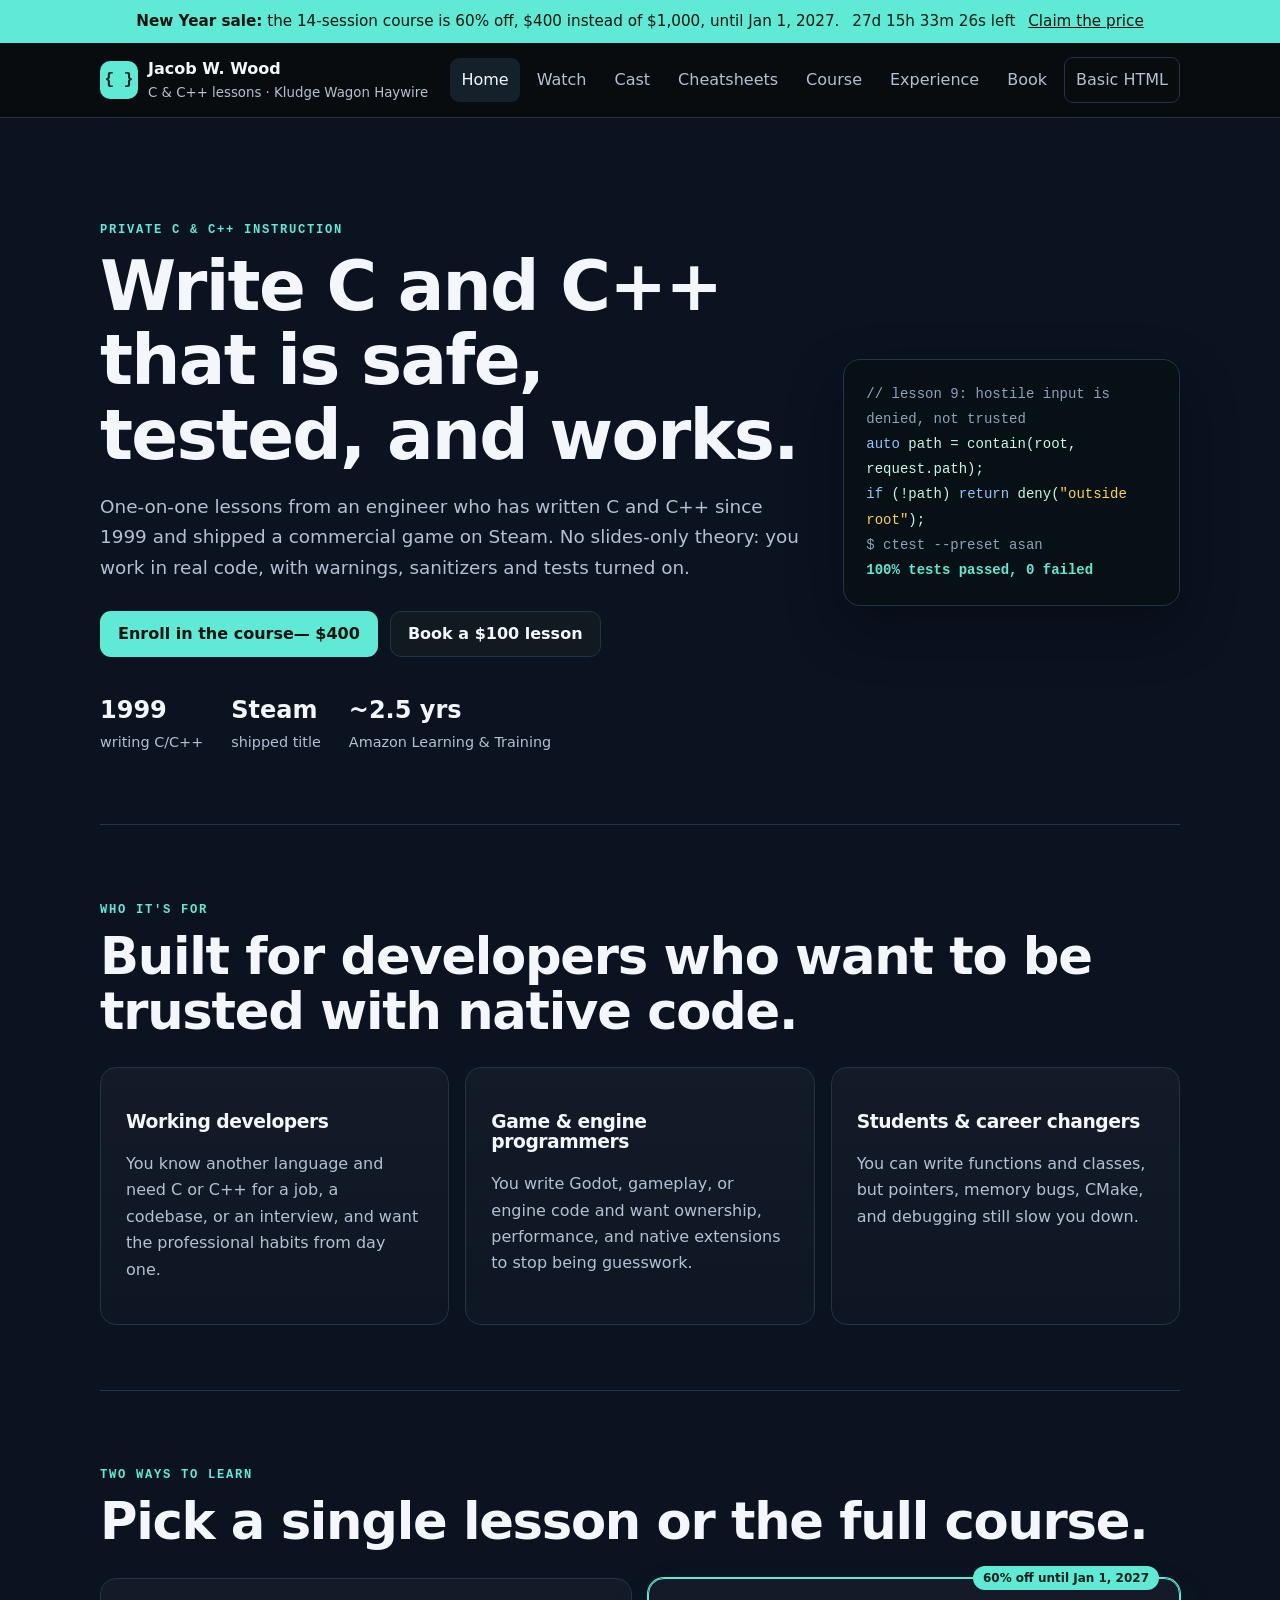
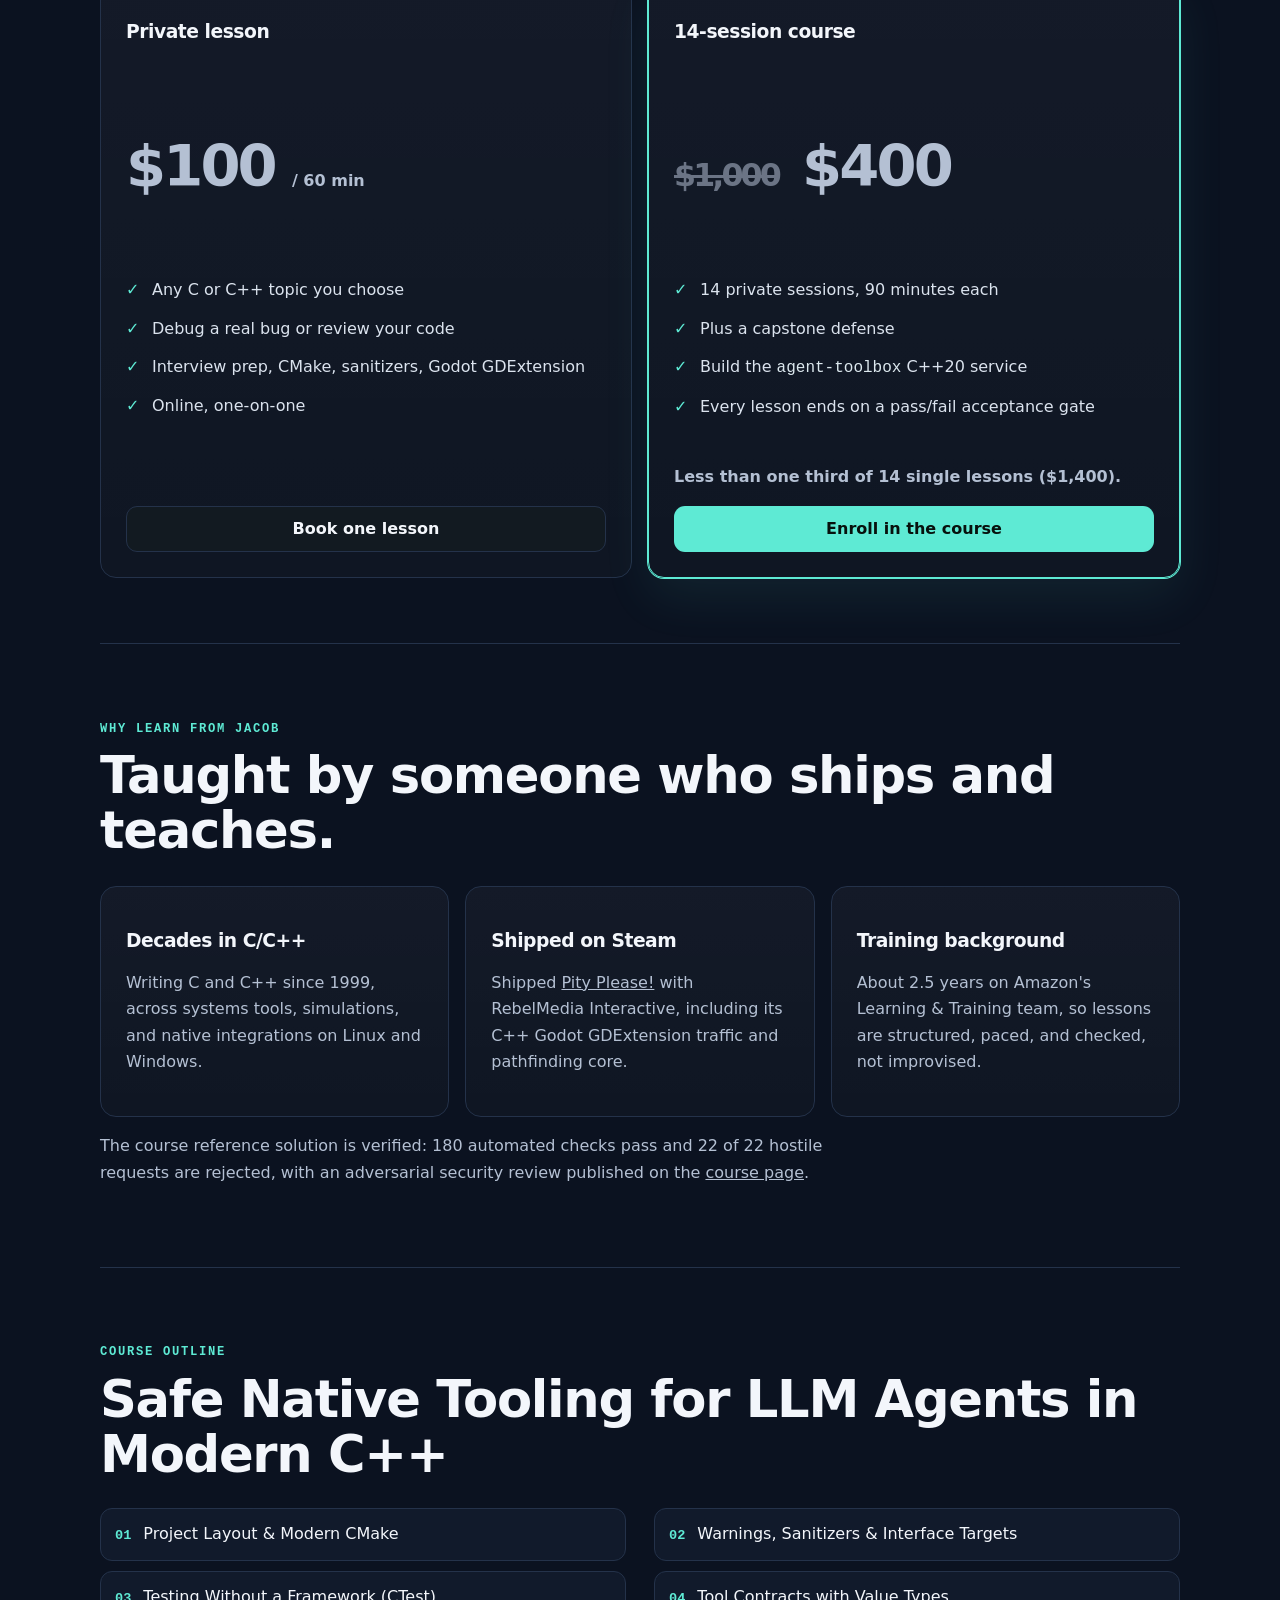
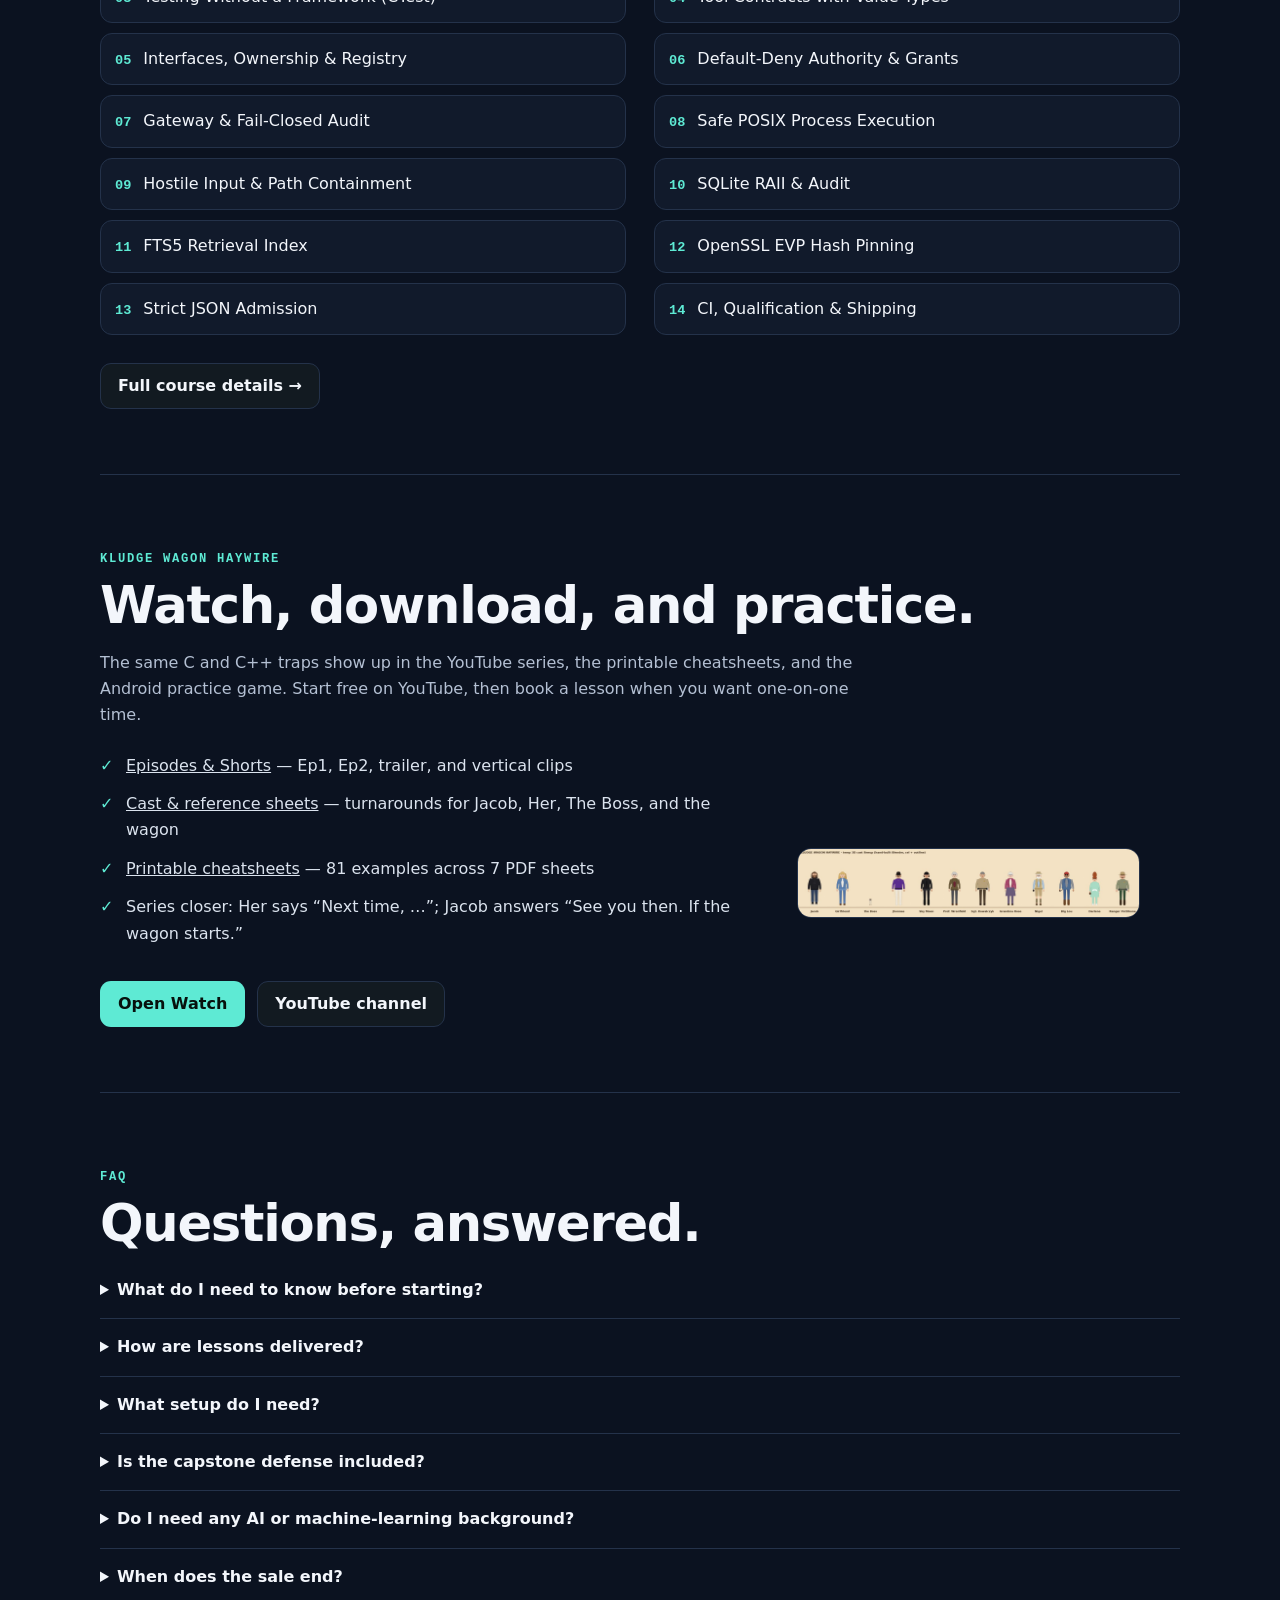
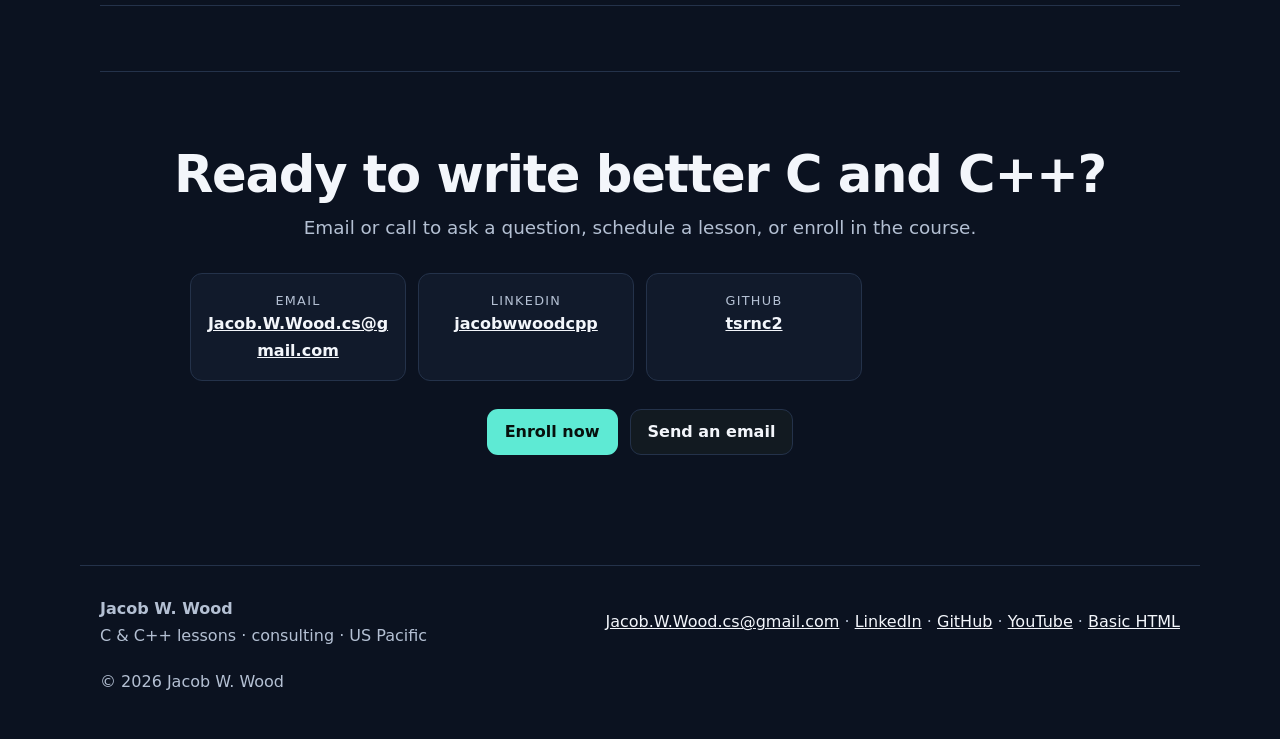
<file: index.html>
<!doctype html>
<html lang="en">
<head>
<meta charset="utf-8">
<meta name="viewport" content="width=device-width,initial-scale=1">
<title>C &amp; C++ Lessons with Jacob W. Wood | Private Lessons &amp; 14-Session Course</title>
<meta name="description" content="Private C and C++ lessons from Jacob W. Wood, writing C/C++ since 1999 and shipping on Steam. $100 one-hour lessons, or the 14-session Modern C++ course (New Year sale $400).">
<meta name="author" content="Jacob W. Wood">
<meta name="theme-color" content="#0b1220">
<link rel="canonical" href="https://jacob-wood-cpp-consulting.onrender.com/">
<link rel="icon" href="favicon.svg" type="image/svg+xml">
<link rel="manifest" href="site.webmanifest">
<link rel="stylesheet" href="styles.css">
<meta property="og:type" content="website">
<meta property="og:site_name" content="Jacob W. Wood — C &amp; C++ Lessons">
<meta property="og:url" content="https://jacob-wood-cpp-consulting.onrender.com/">
<meta property="og:title" content="Learn C &amp; C++ the safe, professional way">
<meta property="og:description" content="Private one-on-one C and C++ lessons and a 14-session Modern C++ course. New Year sale: $400 (regularly $1,000) until Jan 1, 2027.">
<meta property="og:image" content="https://jacob-wood-cpp-consulting.onrender.com/og-image.png">
<meta property="og:image:width" content="1200"><meta property="og:image:height" content="630">
<meta name="twitter:card" content="summary_large_image">
<meta name="twitter:image" content="https://jacob-wood-cpp-consulting.onrender.com/og-image.png">
<script type="application/ld+json">
{"@context":"https://schema.org","@graph":[
{"@type":"Person","@id":"https://jacob-wood-cpp-consulting.onrender.com/#jacob","name":"Jacob W. Wood","jobTitle":"C/C++ Engineer and Instructor","email":"mailto:Jacob.W.Wood.cs@gmail.com","url":"https://jacob-wood-cpp-consulting.onrender.com/","sameAs":["https://github.com/tsrnc2","https://www.linkedin.com/in/jacobwwoodcpp/"],"knowsAbout":["C","C++","Godot GDExtension","CMake","AddressSanitizer","POSIX"]},
{"@type":"Course","name":"Safe Native Tooling for LLM Agents in Modern C++","description":"14 private 90-minute sessions building the agent-toolbox C++20 service, plus a capstone defense.","url":"https://jacob-wood-cpp-consulting.onrender.com/course.html","provider":{"@id":"https://jacob-wood-cpp-consulting.onrender.com/#jacob"},"instructor":{"@id":"https://jacob-wood-cpp-consulting.onrender.com/#jacob"},"hasCourseInstance":{"@type":"CourseInstance","courseMode":"online","courseWorkload":"PT21H"},"offers":{"@type":"Offer","price":"400","priceCurrency":"USD","priceValidUntil":"2026-12-31","category":"Paid"}},
{"@type":"Service","name":"Private 60-minute C/C++ lesson","provider":{"@id":"https://jacob-wood-cpp-consulting.onrender.com/#jacob"},"offers":{"@type":"Offer","price":"100","priceCurrency":"USD"}}
]}
</script>
<script defer src="site-config.js"></script>
<script defer src="app.js"></script>
<script defer src="sale.js"></script>
</head>
<body>
<a class="skip" href="#main">Skip to content</a>
<div class="sale-banner" data-sale-on role="note"><strong>New Year sale:</strong> the 14-session course is 60% off, $400 instead of $1,000, until Jan 1, 2027. <span class="sale-countdown" data-sale-countdown></span> <a href="checkout.html?product=course">Claim the price</a></div>
<header><div class="bar">
<a class="brand" href="index.html"><span class="logo" aria-hidden="true">{ }</span><span>Jacob W. Wood<small>C &amp; C++ lessons · Kludge Wagon Haywire</small></span></a>
<nav class="nav" aria-label="Primary">
<a aria-current="page" href="index.html">Home</a>
<a href="watch.html">Watch</a>
<a href="cast.html">Cast</a>
<a href="cheatsheets.html">Cheatsheets</a>
<a href="course.html">Course</a>
<a href="experience.html">Experience</a>
<a href="checkout.html">Book</a>
<a class="basic" data-view-switch href="basic/index.html">Basic HTML</a>
</nav>
</div></header>
<main id="main">
<section class="hero">
<div>
<p class="eyebrow">Private C &amp; C++ instruction</p>
<h1>Write C and C++ that is safe, tested, and works.</h1>
<p class="lede">One-on-one lessons from an engineer who has written C and C++ since 1999 and shipped a commercial game on Steam. No slides-only theory: you work in real code, with warnings, sanitizers and tests turned on.</p>
<div class="actions">
<a class="btn primary" href="checkout.html?product=course">Enroll in the course <span data-sale-on>— $400</span></a>
<a class="btn" href="checkout.html?product=single">Book a $100 lesson</a>
</div>
<ul class="facts" aria-label="Highlights">
<li><strong>1999</strong><span>writing C/C++</span></li>
<li><strong>Steam</strong><span>shipped title</span></li>
<li><strong>~2.5 yrs</strong><span>Amazon Learning &amp; Training</span></li>
</ul>
</div>
<div class="term" aria-label="Example code"><span class="c">// lesson 9: hostile input is denied, not trusted</span>
<span class="k">auto</span> path = contain(root, request.path);
<span class="k">if</span> (!path) <span class="k">return</span> deny(<span class="s">"outside root"</span>);
<span class="c">$ ctest --preset asan</span>
<span class="ok">100% tests passed, 0 failed</span></div>
</section>

<section class="section" id="who">
<p class="eyebrow">Who it's for</p>
<h2>Built for developers who want to be trusted with native code.</h2>
<div class="grid">
<article class="card"><h3>Working developers</h3><p>You know another language and need C or C++ for a job, a codebase, or an interview, and want the professional habits from day one.</p></article>
<article class="card"><h3>Game &amp; engine programmers</h3><p>You write Godot, gameplay, or engine code and want ownership, performance, and native extensions to stop being guesswork.</p></article>
<article class="card"><h3>Students &amp; career changers</h3><p>You can write functions and classes, but pointers, memory bugs, CMake, and debugging still slow you down.</p></article>
</div>
</section>

<section class="section" id="offers">
<p class="eyebrow">Two ways to learn</p>
<h2>Pick a single lesson or the full course.</h2>
<div class="grid two">
<article class="card offer"><h3>Private lesson</h3><p class="price">$100 <small>/ 60 min</small></p><ul class="check"><li>Any C or C++ topic you choose</li><li>Debug a real bug or review your code</li><li>Interview prep, CMake, sanitizers, Godot GDExtension</li><li>Online, one-on-one</li></ul><a class="btn" href="checkout.html?product=single">Book one lesson</a></article>
<article class="card offer featured"><span class="ribbon" data-sale-on>60% off until Jan 1, 2027</span><h3>14-session course</h3><p class="price"><span data-sale-on><s class="was">$1,000</s> $400</span><span data-sale-off hidden>$1,000</span></p><ul class="check"><li>14 private sessions, 90 minutes each</li><li>Plus a capstone defense</li><li>Build the <code>agent-toolbox</code> C++20 service</li><li>Every lesson ends on a pass/fail acceptance gate</li></ul><p class="save" data-sale-on>Less than one third of 14 single lessons ($1,400).</p><a class="btn primary" href="checkout.html?product=course">Enroll in the course</a></article>
</div>
</section>

<section class="section" id="why">
<p class="eyebrow">Why learn from Jacob</p>
<h2>Taught by someone who ships and teaches.</h2>
<div class="grid">
<article class="card"><h3>Decades in C/C++</h3><p>Writing C and C++ since 1999, across systems tools, simulations, and native integrations on Linux and Windows.</p></article>
<article class="card"><h3>Shipped on Steam</h3><p>Shipped <a href="https://store.steampowered.com/app/1154140">Pity Please!</a> with RebelMedia Interactive, including its C++ Godot GDExtension traffic and pathfinding core.</p></article>
<article class="card"><h3>Training background</h3><p>About 2.5 years on Amazon's Learning &amp; Training team, so lessons are structured, paced, and checked, not improvised.</p></article>
</div>
<p class="intro">The course reference solution is verified: 180 automated checks pass and 22 of 22 hostile requests are rejected, with an adversarial security review published on the <a href="course.html">course page</a>.</p>
</section>

<section class="section" id="outline">
<p class="eyebrow">Course outline</p>
<h2>Safe Native Tooling for LLM Agents in Modern C++</h2>
<ol class="outline">
<li>Project Layout &amp; Modern CMake</li><li>Warnings, Sanitizers &amp; Interface Targets</li><li>Testing Without a Framework (CTest)</li><li>Tool Contracts with Value Types</li><li>Interfaces, Ownership &amp; Registry</li><li>Default-Deny Authority &amp; Grants</li><li>Gateway &amp; Fail-Closed Audit</li><li>Safe POSIX Process Execution</li><li>Hostile Input &amp; Path Containment</li><li>SQLite RAII &amp; Audit</li><li>FTS5 Retrieval Index</li><li>OpenSSL EVP Hash Pinning</li><li>Strict JSON Admission</li><li>CI, Qualification &amp; Shipping</li>
</ol>
<div class="actions"><a class="btn" href="course.html">Full course details →</a></div>
</section>


<section class="section" id="haywire">
<p class="eyebrow">Kludge Wagon Haywire</p>
<h2>Watch, download, and practice.</h2>
<p class="intro">The same C and C++ traps show up in the YouTube series, the printable cheatsheets, and the Android practice game. Start free on YouTube, then book a lesson when you want one-on-one time.</p>
<div class="kwh-banner">
<div>
<ul class="check">
<li><a href="watch.html">Episodes &amp; Shorts</a> — Ep1, Ep2, trailer, and vertical clips</li>
<li><a href="cast.html">Cast &amp; reference sheets</a> — turnarounds for Jacob, Her, The Boss, and the wagon</li>
<li><a href="cheatsheets.html">Printable cheatsheets</a> — 81 examples across 7 PDF sheets</li>
<li>Series closer: Her says “Next time, …”; Jacob answers “See you then. If the wagon starts.”</li>
</ul>
<div class="actions">
<a class="btn primary" href="watch.html">Open Watch</a>
<a class="btn" href="https://www.youtube.com/@KludgeWagonHaywire">YouTube channel</a>
</div>
</div>
<figure><img src="media/cast/cast_lineup.jpg" alt="Kludge Wagon Haywire cast lineup" width="900" height="500" loading="lazy"></figure>
</div>
</section>

<section class="section faq" id="faq">
<p class="eyebrow">FAQ</p>
<h2>Questions, answered.</h2>
<details><summary>What do I need to know before starting?</summary><p>Functions, classes or structs, pointers and references, standard containers, and basic Git. A short diagnostic before the course spots any gaps.</p></details>
<details><summary>How are lessons delivered?</summary><p>Online, one-on-one, scheduled around your time zone (Jacob is in US Pacific time).</p></details>
<details><summary>What setup do I need?</summary><p>Linux or WSL, GCC 11+ or Clang 14+, CMake 3.24+, Ninja and Git. macOS works for most concepts.</p></details>
<details><summary>Is the capstone defense included?</summary><p>Yes, the course is 14 sessions plus a capstone defense.</p></details>
<details><summary>Do I need any AI or machine-learning background?</summary><p>No. The course is about native C++ engineering; the LLM agent is just the realistic, hostile client your code has to stay safe against.</p></details>
<details><summary>When does the sale end?</summary><p>The $400 course price ends at midnight Pacific on Jan 1, 2027, after which it returns to $1,000.</p></details>
</section>

<section class="section cta" id="contact">
<h2>Ready to write better C and C++?</h2>
<p class="lede">Email or call to ask a question, schedule a lesson, or enroll in the course.</p>
<ul class="contact">
<li><span>Email</span><a href="mailto:Jacob.W.Wood.cs@gmail.com?subject=C%2FC%2B%2B%20lessons">Jacob.W.Wood.cs@gmail.com</a></li>
<li data-phone-wrap><span>Phone</span><a data-phone href="tel:GOOGLE_VOICE_TEL"><!--PHONE-->GOOGLE_VOICE_NUMBER<!--/PHONE--></a></li>
<li><span>LinkedIn</span><a href="https://www.linkedin.com/in/jacobwwoodcpp/">jacobwwoodcpp</a></li>
<li><span>GitHub</span><a rel="me" href="https://github.com/tsrnc2">tsrnc2</a></li>
</ul>
<div class="actions"><a class="btn primary" href="checkout.html?product=course">Enroll now</a><a class="btn" href="mailto:Jacob.W.Wood.cs@gmail.com?subject=C%2FC%2B%2B%20lessons">Send an email</a></div>
</section>
</main>
<footer>
<div><strong>Jacob W. Wood</strong><br><span class="muted">C &amp; C++ lessons · consulting · US Pacific</span></div>
<div class="foot-links"><a href="mailto:Jacob.W.Wood.cs@gmail.com">Jacob.W.Wood.cs@gmail.com</a><span data-phone-wrap> · <a data-phone href="tel:GOOGLE_VOICE_TEL">GOOGLE_VOICE_NUMBER</a></span> · <a href="https://www.linkedin.com/in/jacobwwoodcpp/">LinkedIn</a> · <a rel="me" href="https://github.com/tsrnc2">GitHub</a> · <a href="https://www.youtube.com/@KludgeWagonHaywire">YouTube</a> · <a href="basic/index.html" data-view-switch>Basic HTML</a></div>
<div class="muted">© <span data-year>2026</span> Jacob W. Wood</div>
</footer>
</body>
</html>
</file>
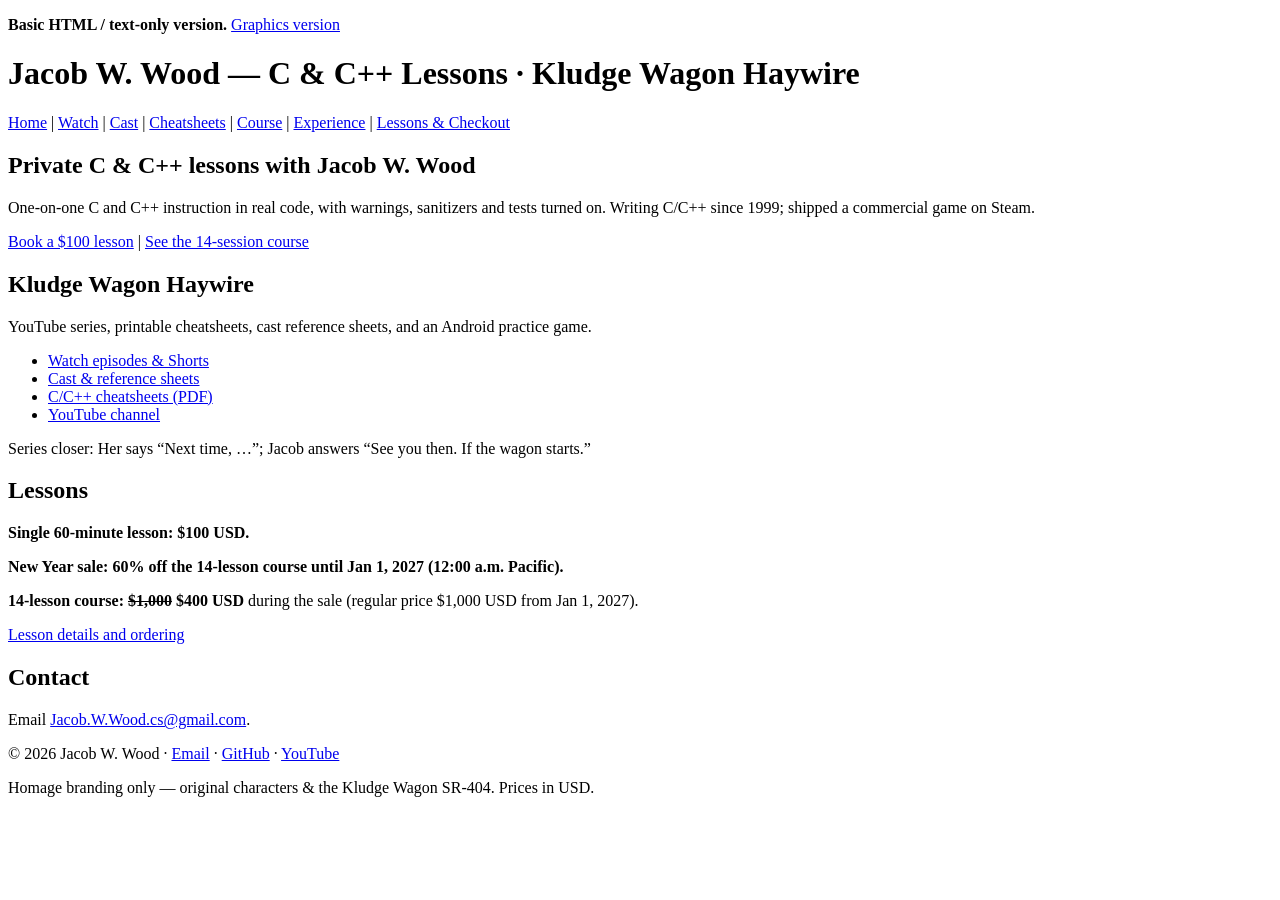
<file: basic/index.html>
<!doctype html>
<html lang="en"><head>
<meta charset="utf-8"><meta name="viewport" content="width=device-width,initial-scale=1">
<meta name="robots" content="noindex,follow">
<meta name="description" content="Basic HTML version: private C and C++ lessons with Jacob W. Wood. $100 one-hour lessons and a 14-session Modern C++ course.">
<title>C &amp; C++ Lessons (Basic HTML) | Jacob W. Wood</title>
<link rel="canonical" href="https://jacob-wood-cpp-consulting.onrender.com/">
<link rel="alternate" href="../index.html" title="Graphics version">
</head><body>
<p><strong>Basic HTML / text-only version.</strong> <a href="../index.html">Graphics version</a></p>
<header><h1>Jacob W. Wood — C &amp; C++ Lessons · Kludge Wagon Haywire</h1>
<nav><a href="index.html">Home</a> | <a href="watch.html">Watch</a> | <a href="cast.html">Cast</a> | <a href="cheatsheets.html">Cheatsheets</a> | <a href="course.html">Course</a> | <a href="experience.html">Experience</a> | <a href="checkout.html">Lessons &amp; Checkout</a></nav></header>
<main>
<h2>Private C &amp; C++ lessons with Jacob W. Wood</h2>
<p>One-on-one C and C++ instruction in real code, with warnings, sanitizers and tests turned on. Writing C/C++ since 1999; shipped a commercial game on Steam.</p>
<p><a href="checkout.html">Book a $100 lesson</a> | <a href="course.html">See the 14-session course</a></p>
<h2>Kludge Wagon Haywire</h2>
<p>YouTube series, printable cheatsheets, cast reference sheets, and an Android practice game.</p>
<ul>
<li><a href="watch.html">Watch episodes &amp; Shorts</a></li>
<li><a href="cast.html">Cast &amp; reference sheets</a></li>
<li><a href="cheatsheets.html">C/C++ cheatsheets (PDF)</a></li>
<li><a href="https://www.youtube.com/@KludgeWagonHaywire">YouTube channel</a></li>
</ul>
<p>Series closer: Her says “Next time, …”; Jacob answers “See you then. If the wagon starts.”</p>
<h2>Lessons</h2>
<p><strong>Single 60-minute lesson: $100 USD.</strong></p>
<p><strong>New Year sale: 60% off the 14-lesson course until Jan 1, 2027 (12:00 a.m. Pacific).</strong></p>
<p><strong>14-lesson course: <del>$1,000</del> $400 USD</strong> during the sale (regular price $1,000 USD from Jan 1, 2027).</p>
<p><a href="checkout.html">Lesson details and ordering</a></p>
<h2>Contact</h2>
<p>Email <a href="mailto:Jacob.W.Wood.cs@gmail.com?subject=C%2FC%2B%2B%20lesson%20inquiry">Jacob.W.Wood.cs@gmail.com</a>.</p>
</main>
<footer><p>© 2026 Jacob W. Wood · <a href="mailto:Jacob.W.Wood.cs@gmail.com">Email</a> · <a href="https://github.com/tsrnc2">GitHub</a> · <a href="https://www.youtube.com/@KludgeWagonHaywire">YouTube</a></p>
<p>Homage branding only — original characters &amp; the Kludge Wagon SR-404. Prices in USD.</p></footer>
</body></html>
</file>
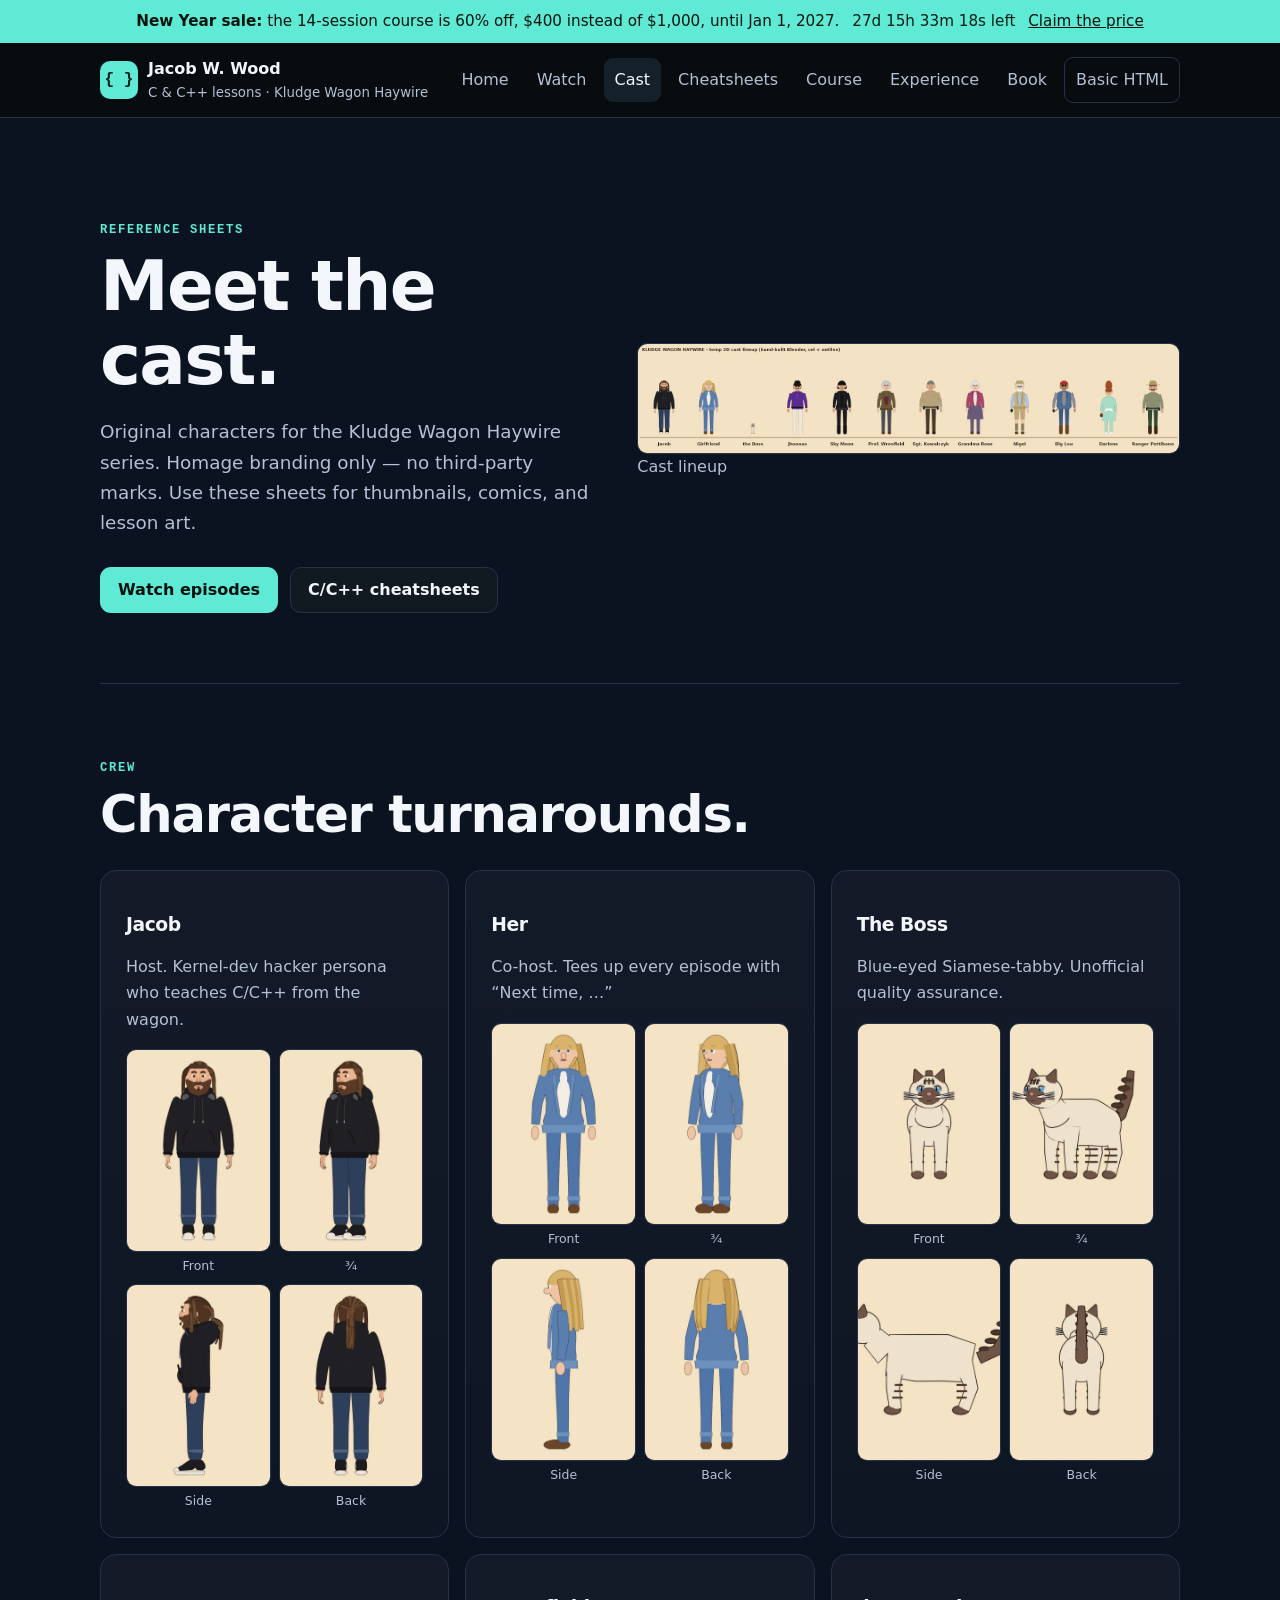
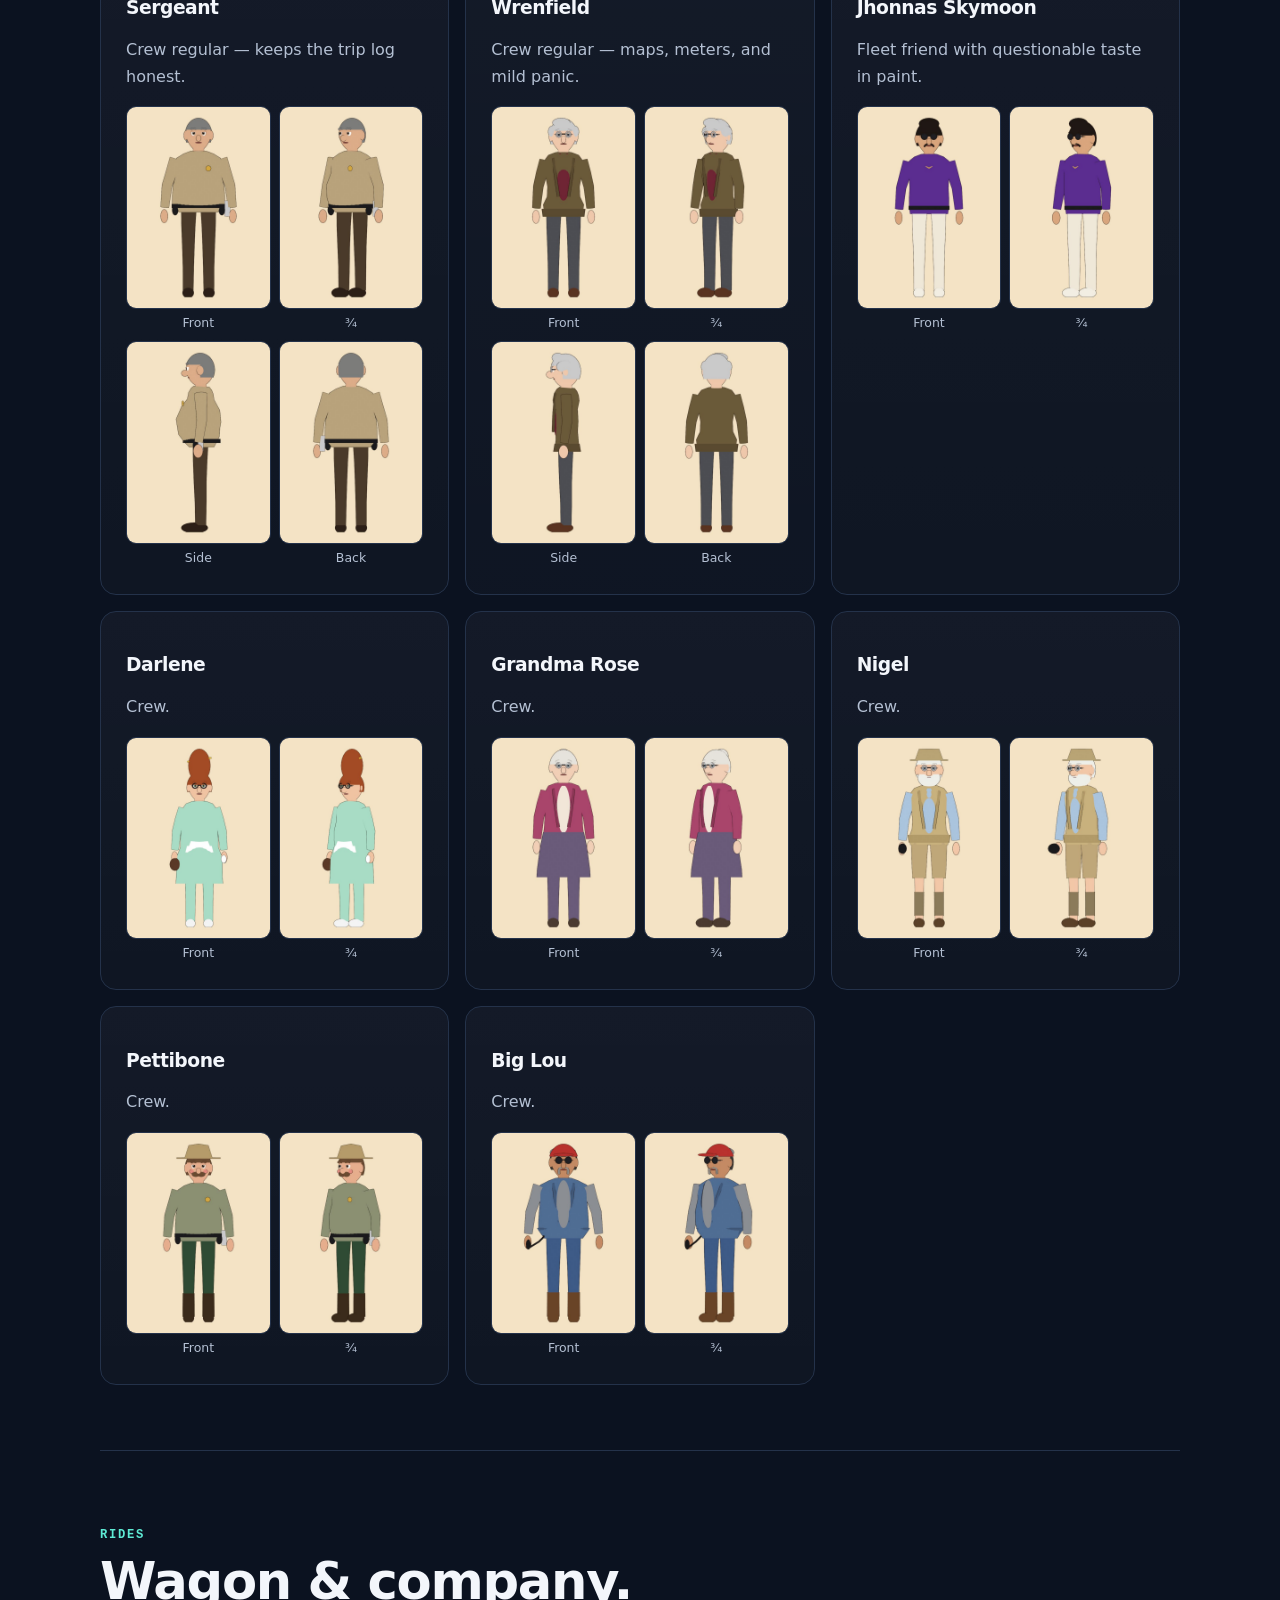
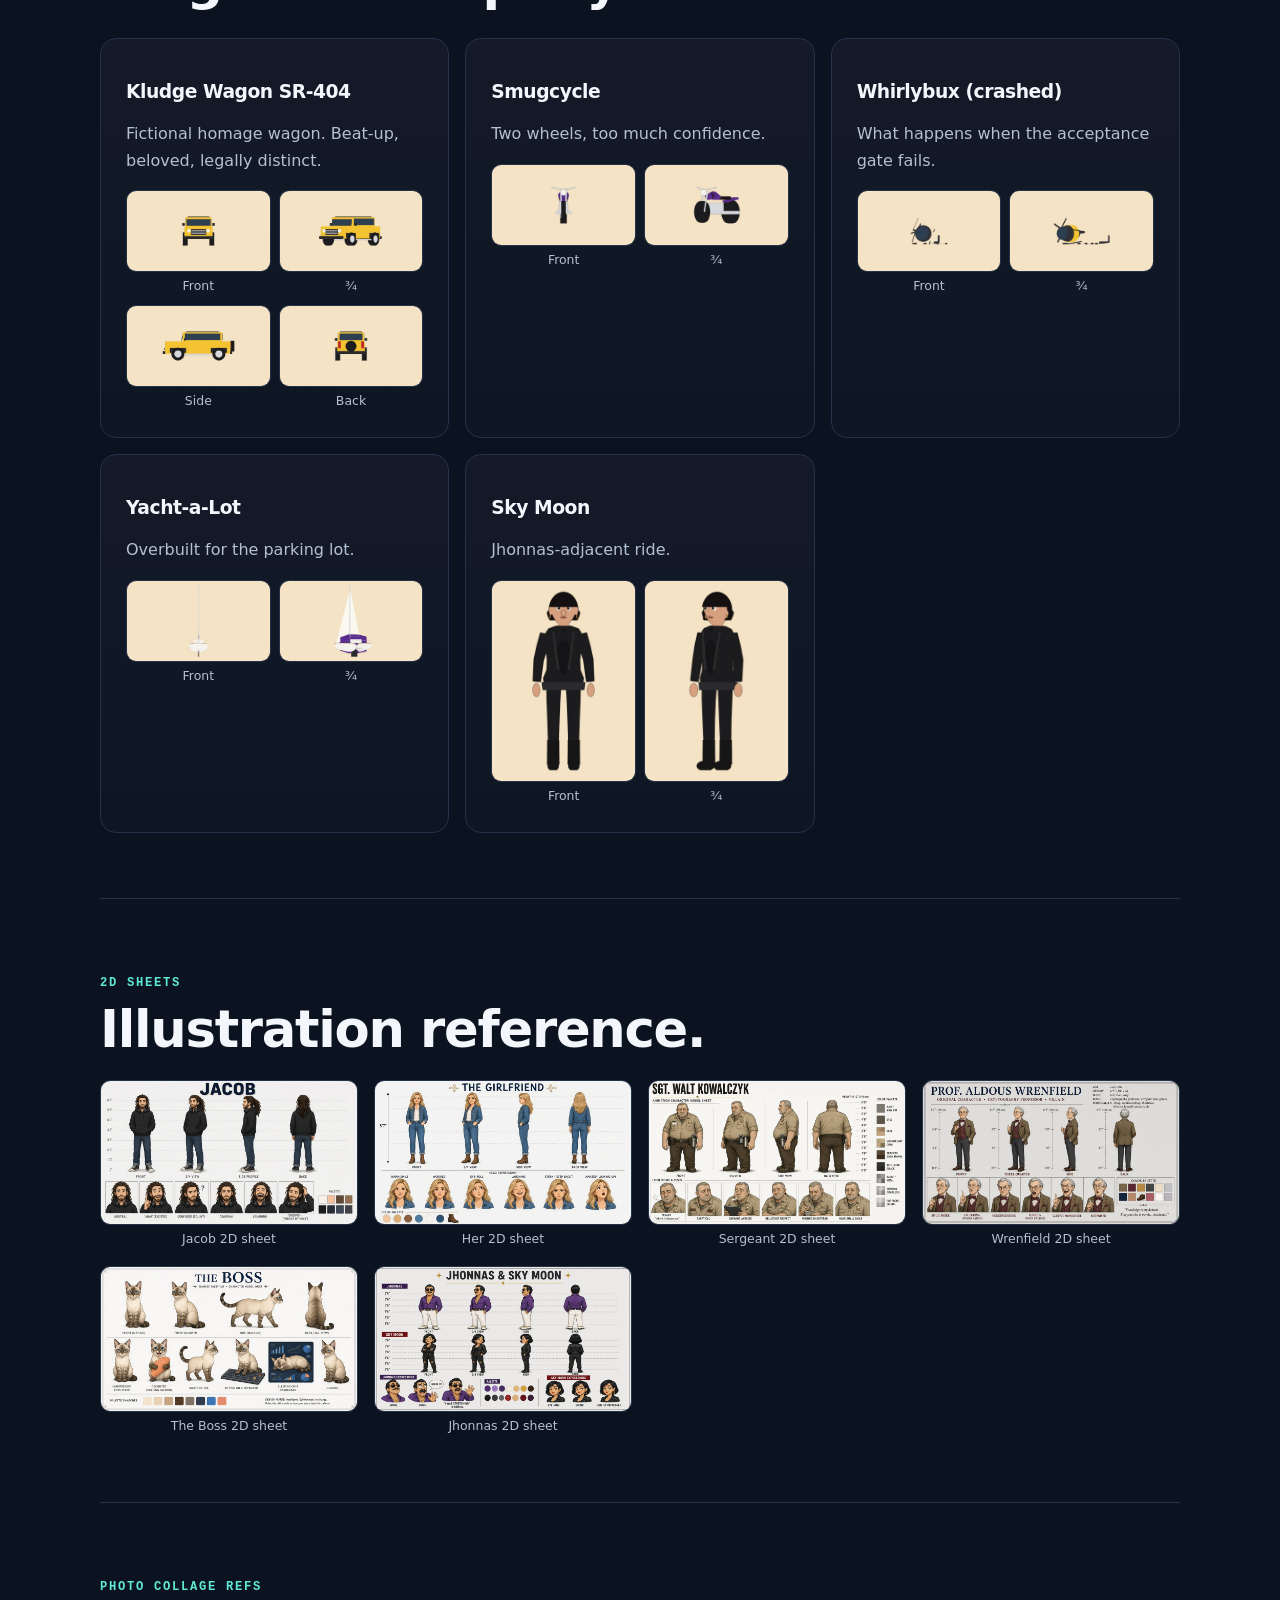
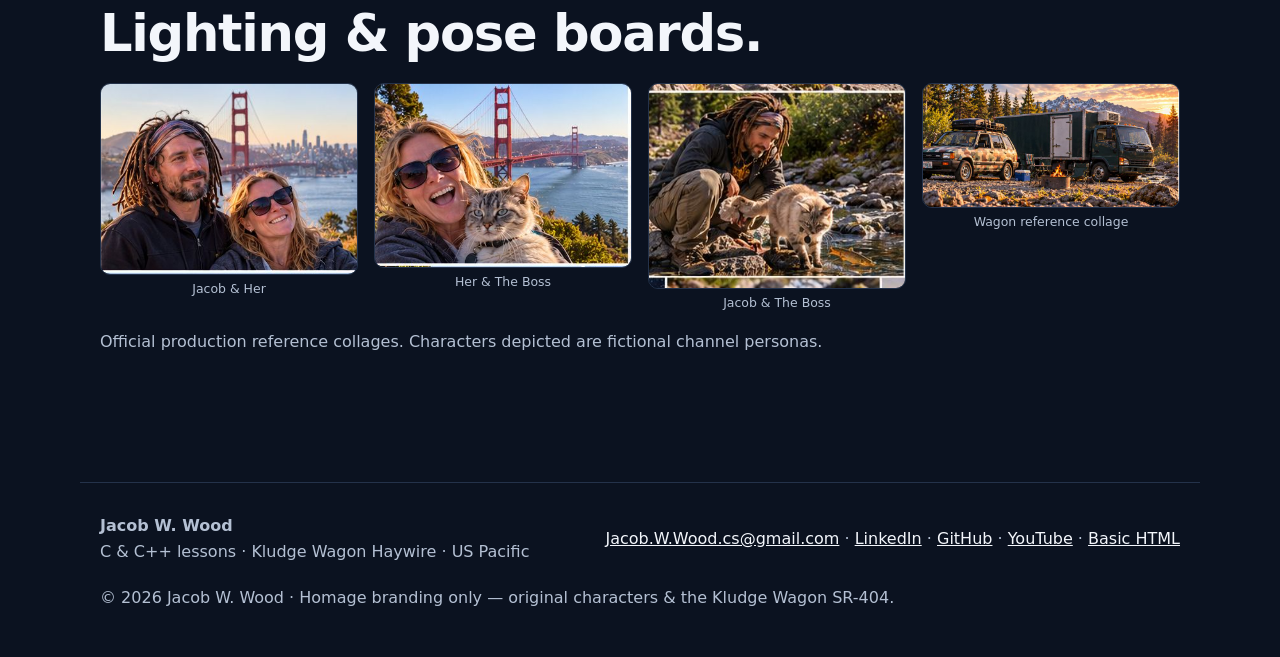
<file: cast.html>
<!doctype html>
<html lang="en">
<head>
<meta charset="utf-8">
<meta name="viewport" content="width=device-width,initial-scale=1">
<meta name="description" content="Character turnarounds and reference sheets for the Kludge Wagon Haywire cast — original homage characters for Jacob W. Wood's C/C++ series.">
<meta name="author" content="Jacob W. Wood">
<meta name="theme-color" content="#0b1220">
<title>Cast &amp; Reference Sheets · Kludge Wagon Haywire | Jacob W. Wood</title>
<link rel="canonical" href="https://jacob-wood-cpp-consulting.onrender.com/cast.html">
<link rel="icon" href="favicon.svg" type="image/svg+xml">
<link rel="manifest" href="site.webmanifest">
<link rel="stylesheet" href="styles.css">
<meta property="og:type" content="website">
<meta property="og:site_name" content="Jacob W. Wood — C &amp; C++ Lessons">
<meta property="og:url" content="https://jacob-wood-cpp-consulting.onrender.com/cast.html">
<meta property="og:title" content="Cast &amp; Reference Sheets · Kludge Wagon Haywire | Jacob W. Wood">
<meta property="og:description" content="Character turnarounds and reference sheets for the Kludge Wagon Haywire cast — original homage characters for Jacob W. Wood's C/C++ series.">
<meta property="og:image" content="https://jacob-wood-cpp-consulting.onrender.com/media/cast/cast_lineup.jpg">
<meta name="twitter:card" content="summary_large_image">
<meta name="twitter:image" content="https://jacob-wood-cpp-consulting.onrender.com/media/cast/cast_lineup.jpg">
<script defer src="site-config.js"></script>
<script defer src="app.js"></script>
<script defer src="sale.js"></script>
</head>
<body>
<a class="skip" href="#main">Skip to content</a>
<div class="sale-banner" data-sale-on role="note"><strong>New Year sale:</strong> the 14-session course is 60% off, $400 instead of $1,000, until Jan 1, 2027. <span class="sale-countdown" data-sale-countdown></span> <a href="checkout.html?product=course">Claim the price</a></div>
<header><div class="bar">
<a class="brand" href="index.html"><span class="logo" aria-hidden="true">{ }</span><span>Jacob W. Wood<small>C &amp; C++ lessons · Kludge Wagon Haywire</small></span></a>
<nav class="nav" aria-label="Primary">
<a href="index.html">Home</a>
<a href="watch.html">Watch</a>
<a aria-current="page" href="cast.html">Cast</a>
<a href="cheatsheets.html">Cheatsheets</a>
<a href="course.html">Course</a>
<a href="experience.html">Experience</a>
<a href="checkout.html">Book</a>
<a class="basic" data-view-switch href="basic/cast.html">Basic HTML</a>
</nav>
</div></header>
<main id="main">

<section class="hero hero-wide">
<div>
<p class="eyebrow">Reference sheets</p>
<h1>Meet the cast.</h1>
<p class="lede">Original characters for the Kludge Wagon Haywire series. Homage branding only — no third-party marks. Use these sheets for thumbnails, comics, and lesson art.</p>
<div class="actions">
<a class="btn primary" href="watch.html">Watch episodes</a>
<a class="btn" href="cheatsheets.html">C/C++ cheatsheets</a>
</div>
</div>
<figure class="hero-art"><img src="media/cast/cast_lineup.jpg" alt="Kludge Wagon Haywire cast lineup" width="1400" height="800" loading="eager"><figcaption class="muted">Cast lineup</figcaption></figure>
</section>

<section class="section" id="crew">
<p class="eyebrow">Crew</p>
<h2>Character turnarounds.</h2>
<div class="grid cast-grid">
<article class="card cast-card" id="jacob">
<h3>Jacob</h3>
<p>Host. Kernel-dev hacker persona who teaches C/C++ from the wagon.</p>
<div class="turnaround"><figure><img src="media/cast/jacob_0_front.jpg" alt="Jacob — Front" loading="lazy" width="720" height="720"><figcaption>Front</figcaption></figure><figure><img src="media/cast/jacob_1_3q.jpg" alt="Jacob — ¾" loading="lazy" width="720" height="720"><figcaption>¾</figcaption></figure><figure><img src="media/cast/jacob_2_side.jpg" alt="Jacob — Side" loading="lazy" width="720" height="720"><figcaption>Side</figcaption></figure><figure><img src="media/cast/jacob_3_back.jpg" alt="Jacob — Back" loading="lazy" width="720" height="720"><figcaption>Back</figcaption></figure></div>
</article><article class="card cast-card" id="girlfriend">
<h3>Her</h3>
<p>Co-host. Tees up every episode with “Next time, …”</p>
<div class="turnaround"><figure><img src="media/cast/girlfriend_0_front.jpg" alt="Her — Front" loading="lazy" width="720" height="720"><figcaption>Front</figcaption></figure><figure><img src="media/cast/girlfriend_1_3q.jpg" alt="Her — ¾" loading="lazy" width="720" height="720"><figcaption>¾</figcaption></figure><figure><img src="media/cast/girlfriend_2_side.jpg" alt="Her — Side" loading="lazy" width="720" height="720"><figcaption>Side</figcaption></figure><figure><img src="media/cast/girlfriend_3_back.jpg" alt="Her — Back" loading="lazy" width="720" height="720"><figcaption>Back</figcaption></figure></div>
</article><article class="card cast-card" id="the_boss">
<h3>The Boss</h3>
<p>Blue-eyed Siamese-tabby. Unofficial quality assurance.</p>
<div class="turnaround"><figure><img src="media/cast/the_boss_0_front.jpg" alt="The Boss — Front" loading="lazy" width="720" height="720"><figcaption>Front</figcaption></figure><figure><img src="media/cast/the_boss_1_3q.jpg" alt="The Boss — ¾" loading="lazy" width="720" height="720"><figcaption>¾</figcaption></figure><figure><img src="media/cast/the_boss_2_side.jpg" alt="The Boss — Side" loading="lazy" width="720" height="720"><figcaption>Side</figcaption></figure><figure><img src="media/cast/the_boss_3_back.jpg" alt="The Boss — Back" loading="lazy" width="720" height="720"><figcaption>Back</figcaption></figure></div>
</article><article class="card cast-card" id="sergeant">
<h3>Sergeant</h3>
<p>Crew regular — keeps the trip log honest.</p>
<div class="turnaround"><figure><img src="media/cast/sergeant_0_front.jpg" alt="Sergeant — Front" loading="lazy" width="720" height="720"><figcaption>Front</figcaption></figure><figure><img src="media/cast/sergeant_1_3q.jpg" alt="Sergeant — ¾" loading="lazy" width="720" height="720"><figcaption>¾</figcaption></figure><figure><img src="media/cast/sergeant_2_side.jpg" alt="Sergeant — Side" loading="lazy" width="720" height="720"><figcaption>Side</figcaption></figure><figure><img src="media/cast/sergeant_3_back.jpg" alt="Sergeant — Back" loading="lazy" width="720" height="720"><figcaption>Back</figcaption></figure></div>
</article><article class="card cast-card" id="wrenfield">
<h3>Wrenfield</h3>
<p>Crew regular — maps, meters, and mild panic.</p>
<div class="turnaround"><figure><img src="media/cast/wrenfield_0_front.jpg" alt="Wrenfield — Front" loading="lazy" width="720" height="720"><figcaption>Front</figcaption></figure><figure><img src="media/cast/wrenfield_1_3q.jpg" alt="Wrenfield — ¾" loading="lazy" width="720" height="720"><figcaption>¾</figcaption></figure><figure><img src="media/cast/wrenfield_2_side.jpg" alt="Wrenfield — Side" loading="lazy" width="720" height="720"><figcaption>Side</figcaption></figure><figure><img src="media/cast/wrenfield_3_back.jpg" alt="Wrenfield — Back" loading="lazy" width="720" height="720"><figcaption>Back</figcaption></figure></div>
</article><article class="card cast-card" id="jhonnas">
<h3>Jhonnas Skymoon</h3>
<p>Fleet friend with questionable taste in paint.</p>
<div class="turnaround"><figure><img src="media/cast/jhonnas_0_front.jpg" alt="Jhonnas Skymoon — Front" loading="lazy" width="720" height="720"><figcaption>Front</figcaption></figure><figure><img src="media/cast/jhonnas_1_3q.jpg" alt="Jhonnas Skymoon — ¾" loading="lazy" width="720" height="720"><figcaption>¾</figcaption></figure></div>
</article><article class="card cast-card" id="darlene">
<h3>Darlene</h3>
<p>Crew.</p>
<div class="turnaround"><figure><img src="media/cast/darlene_0_front.jpg" alt="Darlene — Front" loading="lazy" width="720" height="720"><figcaption>Front</figcaption></figure><figure><img src="media/cast/darlene_1_3q.jpg" alt="Darlene — ¾" loading="lazy" width="720" height="720"><figcaption>¾</figcaption></figure></div>
</article><article class="card cast-card" id="grandma_rose">
<h3>Grandma Rose</h3>
<p>Crew.</p>
<div class="turnaround"><figure><img src="media/cast/grandma_rose_0_front.jpg" alt="Grandma Rose — Front" loading="lazy" width="720" height="720"><figcaption>Front</figcaption></figure><figure><img src="media/cast/grandma_rose_1_3q.jpg" alt="Grandma Rose — ¾" loading="lazy" width="720" height="720"><figcaption>¾</figcaption></figure></div>
</article><article class="card cast-card" id="nigel">
<h3>Nigel</h3>
<p>Crew.</p>
<div class="turnaround"><figure><img src="media/cast/nigel_0_front.jpg" alt="Nigel — Front" loading="lazy" width="720" height="720"><figcaption>Front</figcaption></figure><figure><img src="media/cast/nigel_1_3q.jpg" alt="Nigel — ¾" loading="lazy" width="720" height="720"><figcaption>¾</figcaption></figure></div>
</article><article class="card cast-card" id="pettibone">
<h3>Pettibone</h3>
<p>Crew.</p>
<div class="turnaround"><figure><img src="media/cast/pettibone_0_front.jpg" alt="Pettibone — Front" loading="lazy" width="720" height="720"><figcaption>Front</figcaption></figure><figure><img src="media/cast/pettibone_1_3q.jpg" alt="Pettibone — ¾" loading="lazy" width="720" height="720"><figcaption>¾</figcaption></figure></div>
</article><article class="card cast-card" id="big_lou">
<h3>Big Lou</h3>
<p>Crew.</p>
<div class="turnaround"><figure><img src="media/cast/big_lou_0_front.jpg" alt="Big Lou — Front" loading="lazy" width="720" height="720"><figcaption>Front</figcaption></figure><figure><img src="media/cast/big_lou_1_3q.jpg" alt="Big Lou — ¾" loading="lazy" width="720" height="720"><figcaption>¾</figcaption></figure></div>
</article>
</div>
</section>

<section class="section" id="rides">
<p class="eyebrow">Rides</p>
<h2>Wagon &amp; company.</h2>
<div class="grid cast-grid">
<article class="card cast-card" id="hubris_hx2">
<h3>Kludge Wagon SR-404</h3>
<p>Fictional homage wagon. Beat-up, beloved, legally distinct.</p>
<div class="turnaround"><figure><img src="media/cast/hubris_hx2_0_front.jpg" alt="Kludge Wagon SR-404 — Front" loading="lazy" width="720" height="720"><figcaption>Front</figcaption></figure><figure><img src="media/cast/hubris_hx2_1_3q.jpg" alt="Kludge Wagon SR-404 — ¾" loading="lazy" width="720" height="720"><figcaption>¾</figcaption></figure><figure><img src="media/cast/hubris_hx2_2_side.jpg" alt="Kludge Wagon SR-404 — Side" loading="lazy" width="720" height="720"><figcaption>Side</figcaption></figure><figure><img src="media/cast/hubris_hx2_3_back.jpg" alt="Kludge Wagon SR-404 — Back" loading="lazy" width="720" height="720"><figcaption>Back</figcaption></figure></div>
</article><article class="card cast-card" id="smugcycle">
<h3>Smugcycle</h3>
<p>Two wheels, too much confidence.</p>
<div class="turnaround"><figure><img src="media/cast/smugcycle_0_front.jpg" alt="Smugcycle — Front" loading="lazy" width="720" height="720"><figcaption>Front</figcaption></figure><figure><img src="media/cast/smugcycle_1_3q.jpg" alt="Smugcycle — ¾" loading="lazy" width="720" height="720"><figcaption>¾</figcaption></figure></div>
</article><article class="card cast-card" id="whirlybux_crashed">
<h3>Whirlybux (crashed)</h3>
<p>What happens when the acceptance gate fails.</p>
<div class="turnaround"><figure><img src="media/cast/whirlybux_crashed_0_front.jpg" alt="Whirlybux (crashed) — Front" loading="lazy" width="720" height="720"><figcaption>Front</figcaption></figure><figure><img src="media/cast/whirlybux_crashed_1_3q.jpg" alt="Whirlybux (crashed) — ¾" loading="lazy" width="720" height="720"><figcaption>¾</figcaption></figure></div>
</article><article class="card cast-card" id="yacht_a_lot">
<h3>Yacht-a-Lot</h3>
<p>Overbuilt for the parking lot.</p>
<div class="turnaround"><figure><img src="media/cast/yacht_a_lot_0_front.jpg" alt="Yacht-a-Lot — Front" loading="lazy" width="720" height="720"><figcaption>Front</figcaption></figure><figure><img src="media/cast/yacht_a_lot_1_3q.jpg" alt="Yacht-a-Lot — ¾" loading="lazy" width="720" height="720"><figcaption>¾</figcaption></figure></div>
</article><article class="card cast-card" id="sky_moon">
<h3>Sky Moon</h3>
<p>Jhonnas-adjacent ride.</p>
<div class="turnaround"><figure><img src="media/cast/sky_moon_0_front.jpg" alt="Sky Moon — Front" loading="lazy" width="720" height="720"><figcaption>Front</figcaption></figure><figure><img src="media/cast/sky_moon_1_3q.jpg" alt="Sky Moon — ¾" loading="lazy" width="720" height="720"><figcaption>¾</figcaption></figure></div>
</article>
</div>
</section>

<section class="section" id="sheets">
<p class="eyebrow">2D sheets</p>
<h2>Illustration reference.</h2>
<div class="sheet-grid"><figure class="sheet"><img src="media/cast/sheet_jacob.jpg" alt="Jacob 2D sheet" loading="lazy"><figcaption>Jacob 2D sheet</figcaption></figure><figure class="sheet"><img src="media/cast/sheet_girlfriend.jpg" alt="Her 2D sheet" loading="lazy"><figcaption>Her 2D sheet</figcaption></figure><figure class="sheet"><img src="media/cast/sheet_sergeant.jpg" alt="Sergeant 2D sheet" loading="lazy"><figcaption>Sergeant 2D sheet</figcaption></figure><figure class="sheet"><img src="media/cast/sheet_wrenfield.jpg" alt="Wrenfield 2D sheet" loading="lazy"><figcaption>Wrenfield 2D sheet</figcaption></figure><figure class="sheet"><img src="media/cast/sheet_cat.jpg" alt="The Boss 2D sheet" loading="lazy"><figcaption>The Boss 2D sheet</figcaption></figure><figure class="sheet"><img src="media/cast/sheet_jhonnas_skymoon.jpg" alt="Jhonnas 2D sheet" loading="lazy"><figcaption>Jhonnas 2D sheet</figcaption></figure></div>
</section>

<section class="section" id="photo-ref">
<p class="eyebrow">Photo collage refs</p>
<h2>Lighting &amp; pose boards.</h2>
<div class="sheet-grid"><figure class="sheet"><img src="media/reference/crop_jacob_gf.jpg" alt="Jacob &amp; Her" loading="lazy"><figcaption>Jacob &amp; Her</figcaption></figure><figure class="sheet"><img src="media/reference/crop_gf_cat.jpg" alt="Her &amp; The Boss" loading="lazy"><figcaption>Her &amp; The Boss</figcaption></figure><figure class="sheet"><img src="media/reference/crop_jacob_cat_crouch.jpg" alt="Jacob &amp; The Boss" loading="lazy"><figcaption>Jacob &amp; The Boss</figcaption></figure><figure class="sheet"><img src="media/reference/crop_vehicles.jpg" alt="Wagon reference collage" loading="lazy"><figcaption>Wagon reference collage</figcaption></figure></div>
<p class="muted">Official production reference collages. Characters depicted are fictional channel personas.</p>
</section>
</main>
<footer>
<div><strong>Jacob W. Wood</strong><br><span class="muted">C &amp; C++ lessons · Kludge Wagon Haywire · US Pacific</span></div>
<div class="foot-links"><a href="mailto:Jacob.W.Wood.cs@gmail.com">Jacob.W.Wood.cs@gmail.com</a><span data-phone-wrap> · <a data-phone href="tel:GOOGLE_VOICE_TEL">GOOGLE_VOICE_NUMBER</a></span> · <a href="https://www.linkedin.com/in/jacobwwoodcpp/">LinkedIn</a> · <a rel="me" href="https://github.com/tsrnc2">GitHub</a> · <a href="https://www.youtube.com/@KludgeWagonHaywire">YouTube</a> · <a href="basic/cast.html" data-view-switch>Basic HTML</a></div>
<div class="muted">© <span data-year>2026</span> Jacob W. Wood · Homage branding only — original characters &amp; the Kludge Wagon SR-404.</div>
</footer>
</body>
</html>
</file>
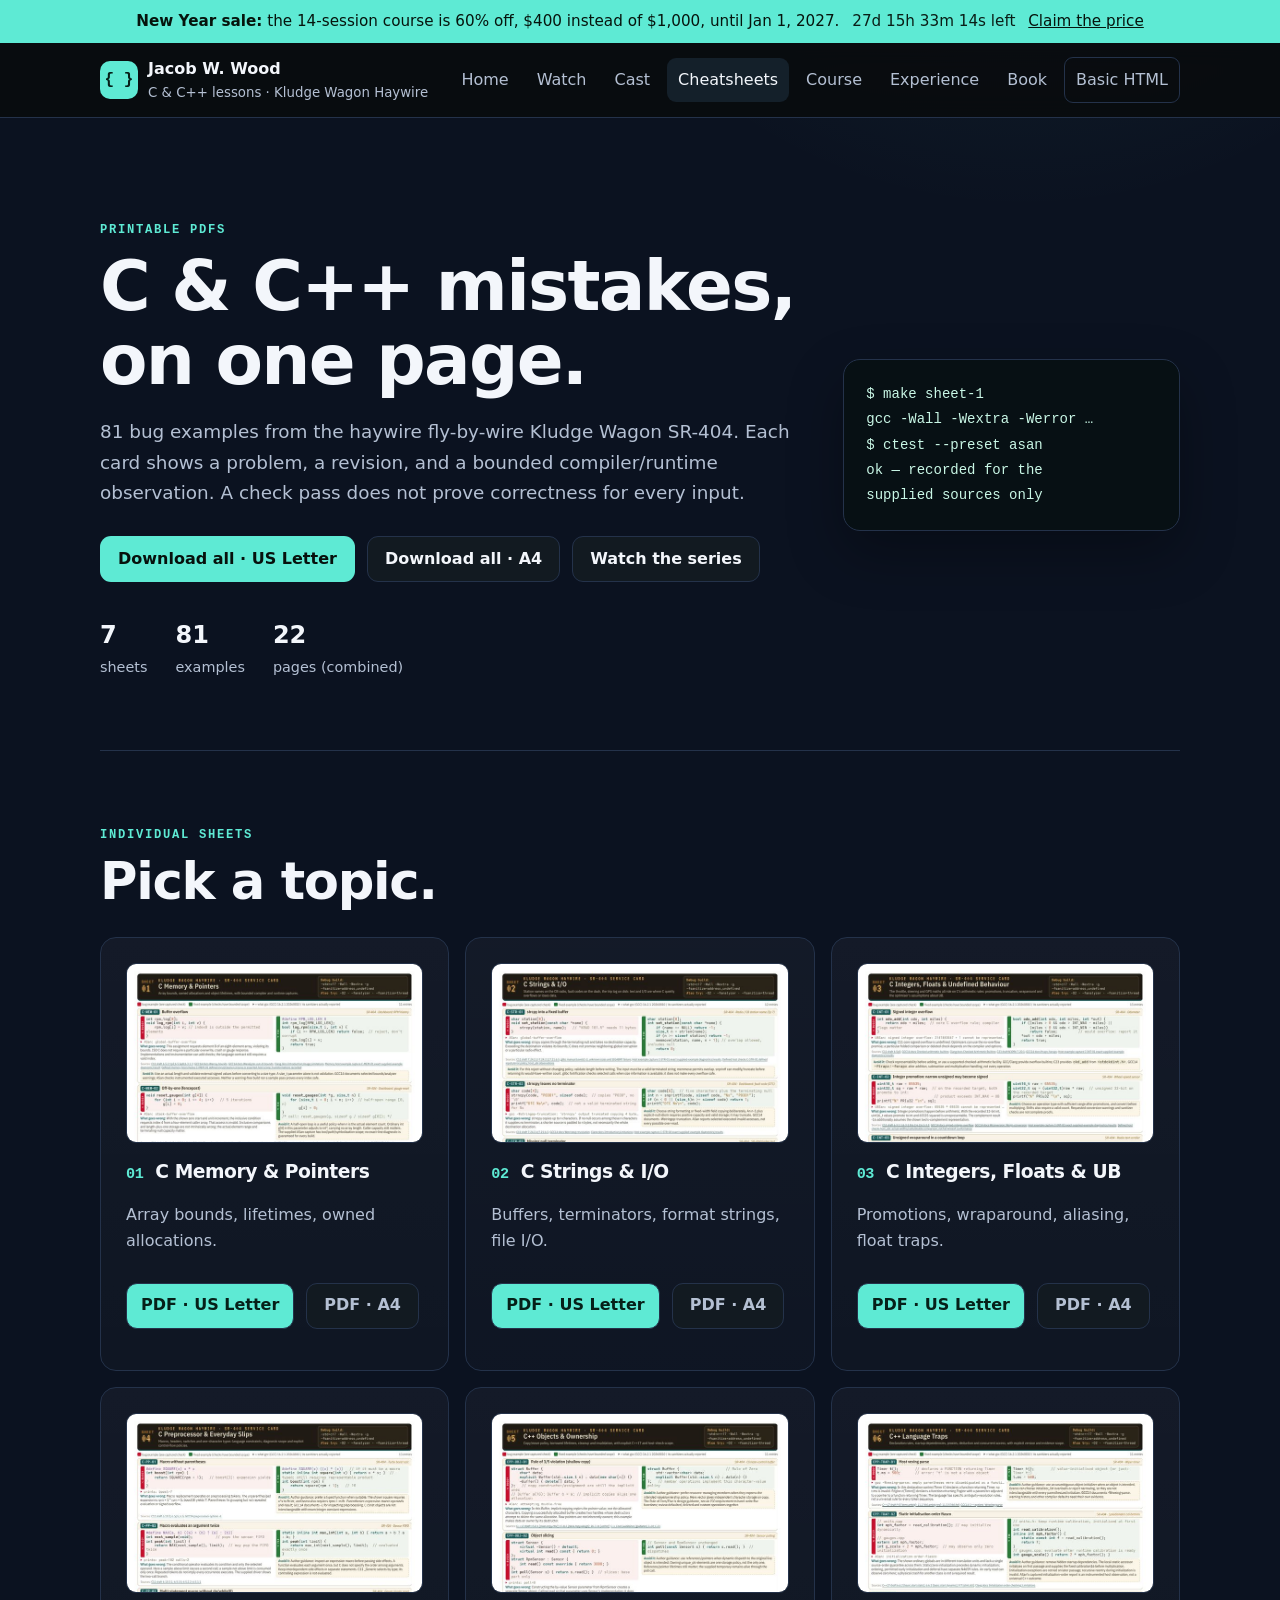
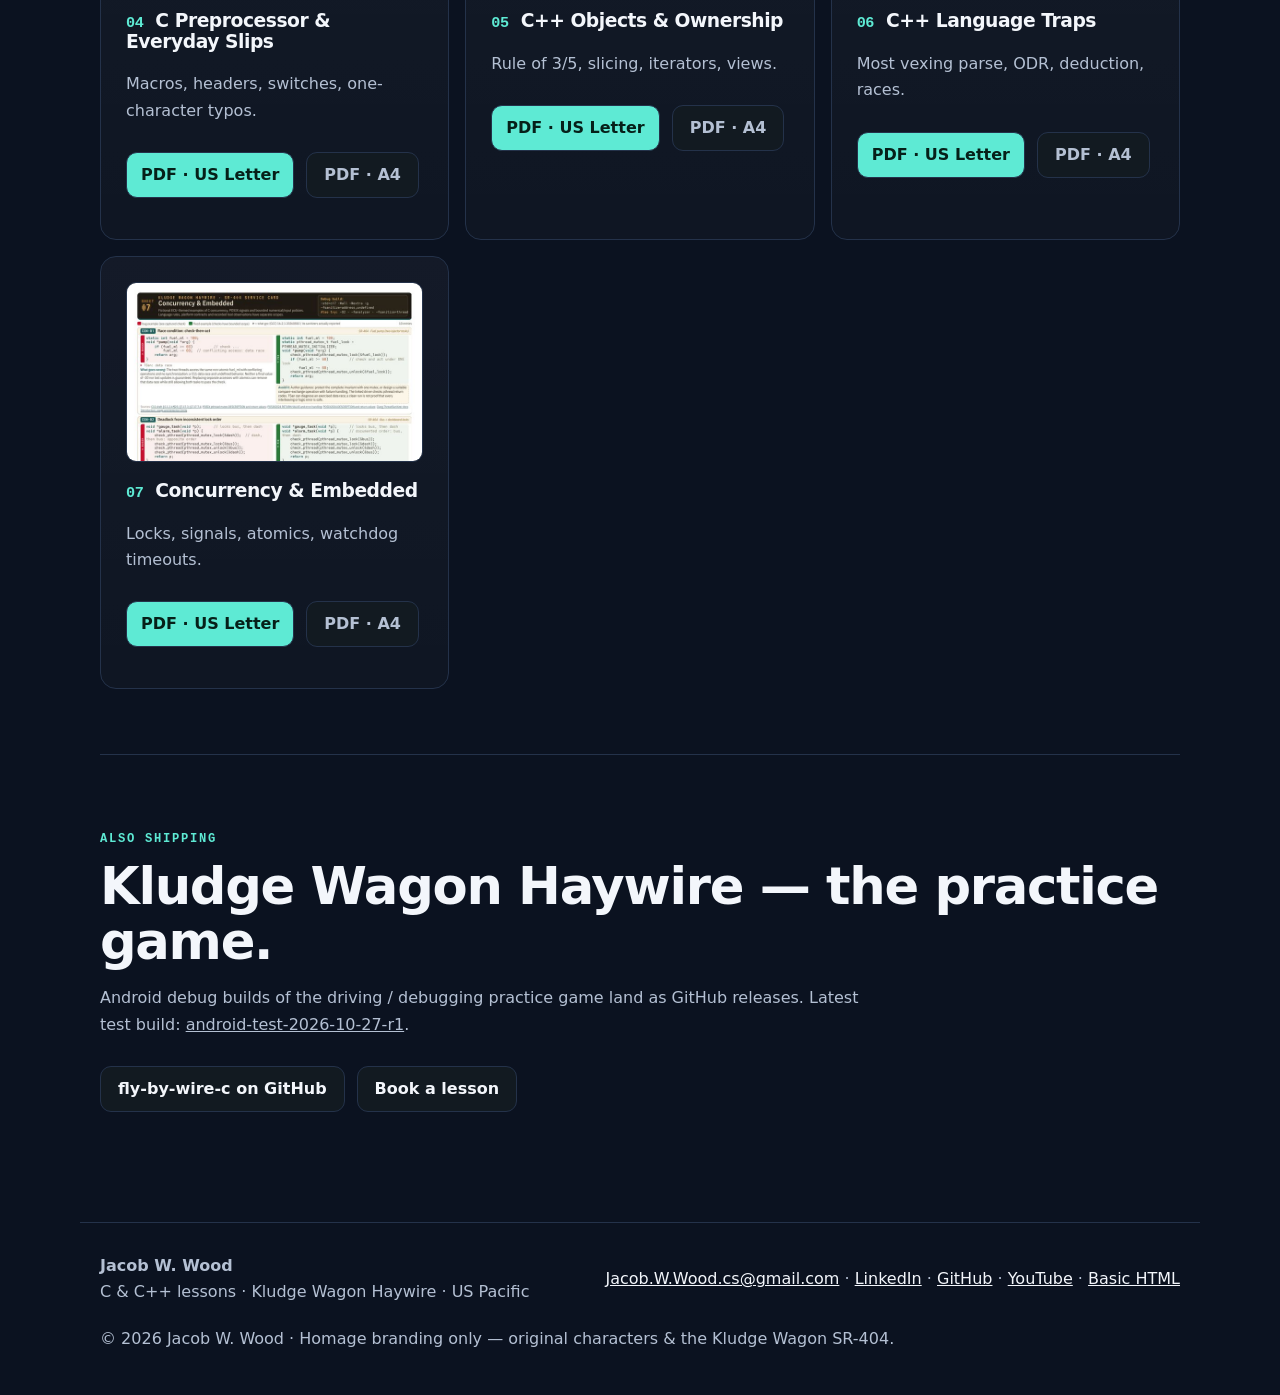
<file: cheatsheets.html>
<!doctype html>
<html lang="en">
<head>
<meta charset="utf-8">
<meta name="viewport" content="width=device-width,initial-scale=1">
<meta name="description" content="Download printable C and C++ mistake cheatsheets from Kludge Wagon Haywire — 81 examples across 7 sheets, A4 and US Letter.">
<meta name="author" content="Jacob W. Wood">
<meta name="theme-color" content="#0b1220">
<title>C/C++ Cheatsheets · Kludge Wagon Haywire | Jacob W. Wood</title>
<link rel="canonical" href="https://jacob-wood-cpp-consulting.onrender.com/cheatsheets.html">
<link rel="icon" href="favicon.svg" type="image/svg+xml">
<link rel="manifest" href="site.webmanifest">
<link rel="stylesheet" href="styles.css">
<meta property="og:type" content="website">
<meta property="og:site_name" content="Jacob W. Wood — C &amp; C++ Lessons">
<meta property="og:url" content="https://jacob-wood-cpp-consulting.onrender.com/cheatsheets.html">
<meta property="og:title" content="C/C++ Cheatsheets · Kludge Wagon Haywire | Jacob W. Wood">
<meta property="og:description" content="Download printable C and C++ mistake cheatsheets from Kludge Wagon Haywire — 81 examples across 7 sheets, A4 and US Letter.">
<meta property="og:image" content="https://jacob-wood-cpp-consulting.onrender.com/og-image.png">
<meta name="twitter:card" content="summary_large_image">
<meta name="twitter:image" content="https://jacob-wood-cpp-consulting.onrender.com/og-image.png">
<script defer src="site-config.js"></script>
<script defer src="app.js"></script>
<script defer src="sale.js"></script>
</head>
<body>
<a class="skip" href="#main">Skip to content</a>
<div class="sale-banner" data-sale-on role="note"><strong>New Year sale:</strong> the 14-session course is 60% off, $400 instead of $1,000, until Jan 1, 2027. <span class="sale-countdown" data-sale-countdown></span> <a href="checkout.html?product=course">Claim the price</a></div>
<header><div class="bar">
<a class="brand" href="index.html"><span class="logo" aria-hidden="true">{ }</span><span>Jacob W. Wood<small>C &amp; C++ lessons · Kludge Wagon Haywire</small></span></a>
<nav class="nav" aria-label="Primary">
<a href="index.html">Home</a>
<a href="watch.html">Watch</a>
<a href="cast.html">Cast</a>
<a aria-current="page" href="cheatsheets.html">Cheatsheets</a>
<a href="course.html">Course</a>
<a href="experience.html">Experience</a>
<a href="checkout.html">Book</a>
<a class="basic" data-view-switch href="basic/cheatsheets.html">Basic HTML</a>
</nav>
</div></header>
<main id="main">

<section class="hero">
<div>
<p class="eyebrow">Printable PDFs</p>
<h1>C &amp; C++ mistakes, on one page.</h1>
<p class="lede">81 bug examples from the haywire fly-by-wire Kludge Wagon SR-404. Each card shows a problem, a revision, and a bounded compiler/runtime observation. A check pass does not prove correctness for every input.</p>
<div class="actions">
<a class="btn primary" href="media/cheatsheets/kwh-cheatsheets-all-letter.pdf">Download all · US Letter</a>
<a class="btn" href="media/cheatsheets/kwh-cheatsheets-all-a4.pdf">Download all · A4</a>
<a class="btn" href="watch.html">Watch the series</a>
</div>
<ul class="facts" aria-label="Highlights">
<li><strong>7</strong><span>sheets</span></li>
<li><strong>81</strong><span>examples</span></li>
<li><strong>22</strong><span>pages (combined)</span></li>
</ul>
</div>
<div class="term">$ make sheet-1
gcc -Wall -Wextra -Werror …
$ ctest --preset asan
ok — recorded for the
supplied sources only</div>
</section>

<section class="section" id="sheets">
<p class="eyebrow">Individual sheets</p>
<h2>Pick a topic.</h2>
<div class="grid cheat-grid">
<article class="card cheat-card">
<img src="media/cheatsheets/previews/sheet-1-c-memory-pointers-1.jpg" alt="Preview of sheet 1" loading="lazy" class="sheet-thumb">
<h3><span class="lcd">01</span> C Memory &amp; Pointers</h3>
<p>Array bounds, lifetimes, owned allocations.</p>
<p class="dl actions">
<a class="btn small" href="media/cheatsheets/kwh-cheatsheet-1-c-memory-pointers-letter.pdf">PDF · US Letter</a>
<a class="btn" href="media/cheatsheets/kwh-cheatsheet-1-c-memory-pointers-a4.pdf">PDF · A4</a>
</p>
</article><article class="card cheat-card">
<img src="media/cheatsheets/previews/sheet-2-c-strings-io-1.jpg" alt="Preview of sheet 2" loading="lazy" class="sheet-thumb">
<h3><span class="lcd">02</span> C Strings &amp; I/O</h3>
<p>Buffers, terminators, format strings, file I/O.</p>
<p class="dl actions">
<a class="btn small" href="media/cheatsheets/kwh-cheatsheet-2-c-strings-io-letter.pdf">PDF · US Letter</a>
<a class="btn" href="media/cheatsheets/kwh-cheatsheet-2-c-strings-io-a4.pdf">PDF · A4</a>
</p>
</article><article class="card cheat-card">
<img src="media/cheatsheets/previews/sheet-3-c-integers-ub-1.jpg" alt="Preview of sheet 3" loading="lazy" class="sheet-thumb">
<h3><span class="lcd">03</span> C Integers, Floats &amp; UB</h3>
<p>Promotions, wraparound, aliasing, float traps.</p>
<p class="dl actions">
<a class="btn small" href="media/cheatsheets/kwh-cheatsheet-3-c-integers-ub-letter.pdf">PDF · US Letter</a>
<a class="btn" href="media/cheatsheets/kwh-cheatsheet-3-c-integers-ub-a4.pdf">PDF · A4</a>
</p>
</article><article class="card cheat-card">
<img src="media/cheatsheets/previews/sheet-4-c-preprocessor-misc-1.jpg" alt="Preview of sheet 4" loading="lazy" class="sheet-thumb">
<h3><span class="lcd">04</span> C Preprocessor &amp; Everyday Slips</h3>
<p>Macros, headers, switches, one-character typos.</p>
<p class="dl actions">
<a class="btn small" href="media/cheatsheets/kwh-cheatsheet-4-c-preprocessor-misc-letter.pdf">PDF · US Letter</a>
<a class="btn" href="media/cheatsheets/kwh-cheatsheet-4-c-preprocessor-misc-a4.pdf">PDF · A4</a>
</p>
</article><article class="card cheat-card">
<img src="media/cheatsheets/previews/sheet-5-cpp-objects-ownership-1.jpg" alt="Preview of sheet 5" loading="lazy" class="sheet-thumb">
<h3><span class="lcd">05</span> C++ Objects &amp; Ownership</h3>
<p>Rule of 3/5, slicing, iterators, views.</p>
<p class="dl actions">
<a class="btn small" href="media/cheatsheets/kwh-cheatsheet-5-cpp-objects-ownership-letter.pdf">PDF · US Letter</a>
<a class="btn" href="media/cheatsheets/kwh-cheatsheet-5-cpp-objects-ownership-a4.pdf">PDF · A4</a>
</p>
</article><article class="card cheat-card">
<img src="media/cheatsheets/previews/sheet-6-cpp-less-common-traps-1.jpg" alt="Preview of sheet 6" loading="lazy" class="sheet-thumb">
<h3><span class="lcd">06</span> C++ Language Traps</h3>
<p>Most vexing parse, ODR, deduction, races.</p>
<p class="dl actions">
<a class="btn small" href="media/cheatsheets/kwh-cheatsheet-6-cpp-less-common-traps-letter.pdf">PDF · US Letter</a>
<a class="btn" href="media/cheatsheets/kwh-cheatsheet-6-cpp-less-common-traps-a4.pdf">PDF · A4</a>
</p>
</article><article class="card cheat-card">
<img src="media/cheatsheets/previews/sheet-7-concurrency-embedded-1.jpg" alt="Preview of sheet 7" loading="lazy" class="sheet-thumb">
<h3><span class="lcd">07</span> Concurrency &amp; Embedded</h3>
<p>Locks, signals, atomics, watchdog timeouts.</p>
<p class="dl actions">
<a class="btn small" href="media/cheatsheets/kwh-cheatsheet-7-concurrency-embedded-letter.pdf">PDF · US Letter</a>
<a class="btn" href="media/cheatsheets/kwh-cheatsheet-7-concurrency-embedded-a4.pdf">PDF · A4</a>
</p>
</article>
</div>
</section>

<section class="section" id="game">
<p class="eyebrow">Also shipping</p>
<h2>Kludge Wagon Haywire — the practice game.</h2>
<p class="intro">Android debug builds of the driving / debugging practice game land as GitHub releases. Latest test build: <a href="https://github.com/tsrnc2/fly-by-wire-c/releases/tag/android-test-2026-10-27-r1">android-test-2026-10-27-r1</a>.</p>
<div class="actions"><a class="btn" href="https://github.com/tsrnc2/fly-by-wire-c">fly-by-wire-c on GitHub</a><a class="btn" href="checkout.html?product=single">Book a lesson</a></div>
</section>
</main>
<footer>
<div><strong>Jacob W. Wood</strong><br><span class="muted">C &amp; C++ lessons · Kludge Wagon Haywire · US Pacific</span></div>
<div class="foot-links"><a href="mailto:Jacob.W.Wood.cs@gmail.com">Jacob.W.Wood.cs@gmail.com</a><span data-phone-wrap> · <a data-phone href="tel:GOOGLE_VOICE_TEL">GOOGLE_VOICE_NUMBER</a></span> · <a href="https://www.linkedin.com/in/jacobwwoodcpp/">LinkedIn</a> · <a rel="me" href="https://github.com/tsrnc2">GitHub</a> · <a href="https://www.youtube.com/@KludgeWagonHaywire">YouTube</a> · <a href="basic/cheatsheets.html" data-view-switch>Basic HTML</a></div>
<div class="muted">© <span data-year>2026</span> Jacob W. Wood · Homage branding only — original characters &amp; the Kludge Wagon SR-404.</div>
</footer>
</body>
</html>
</file>
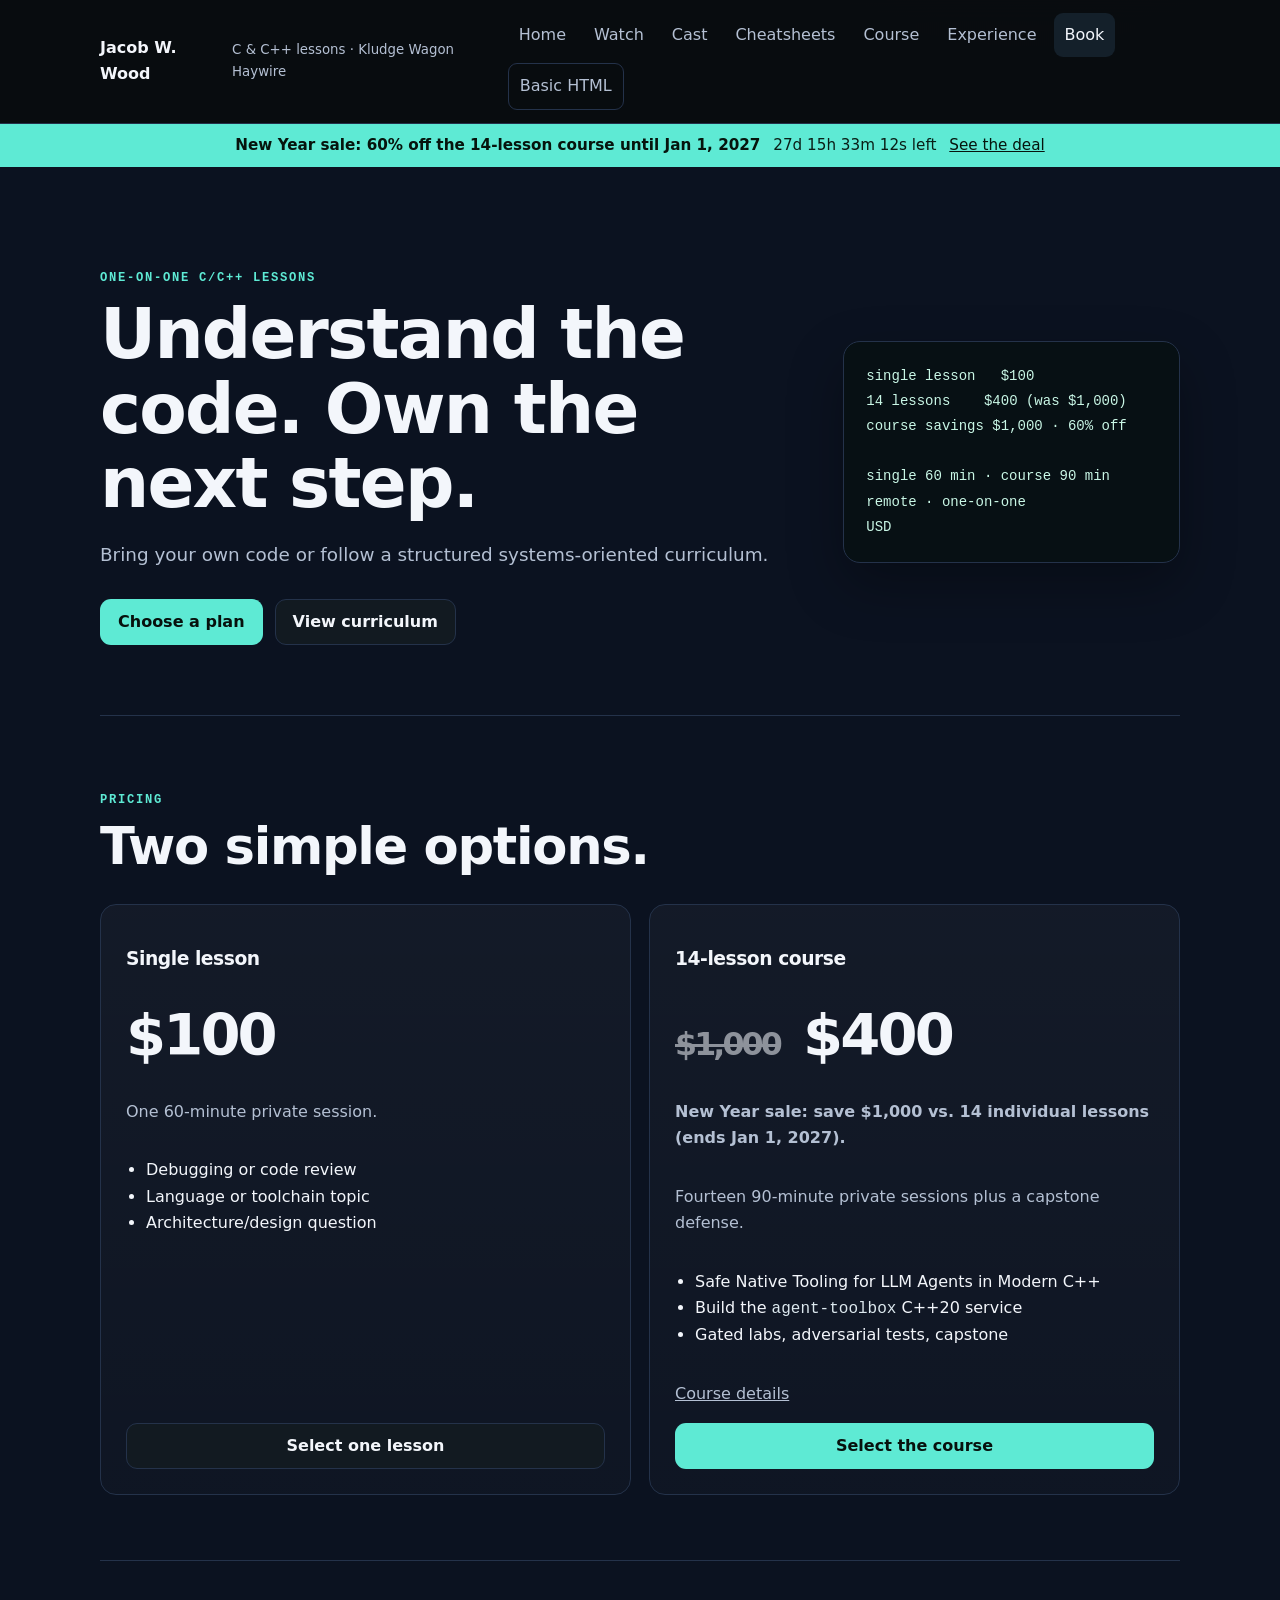
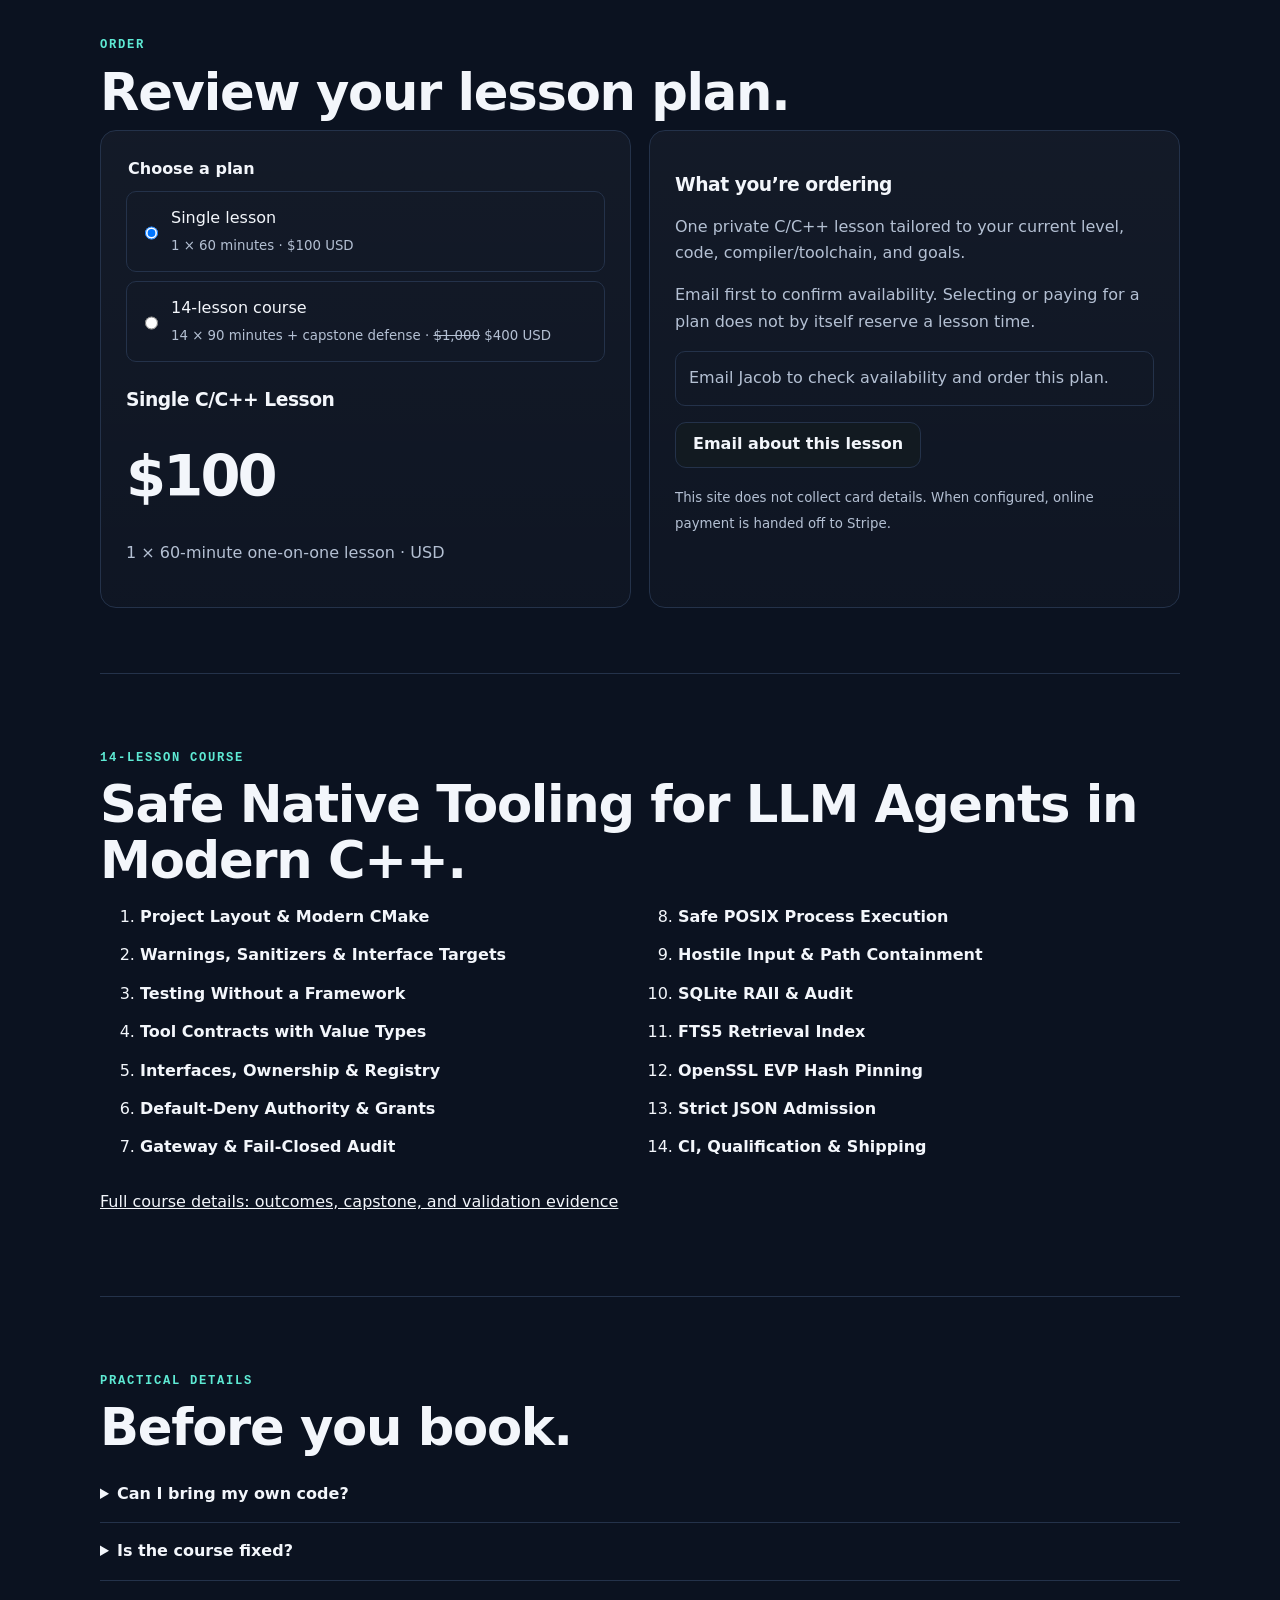
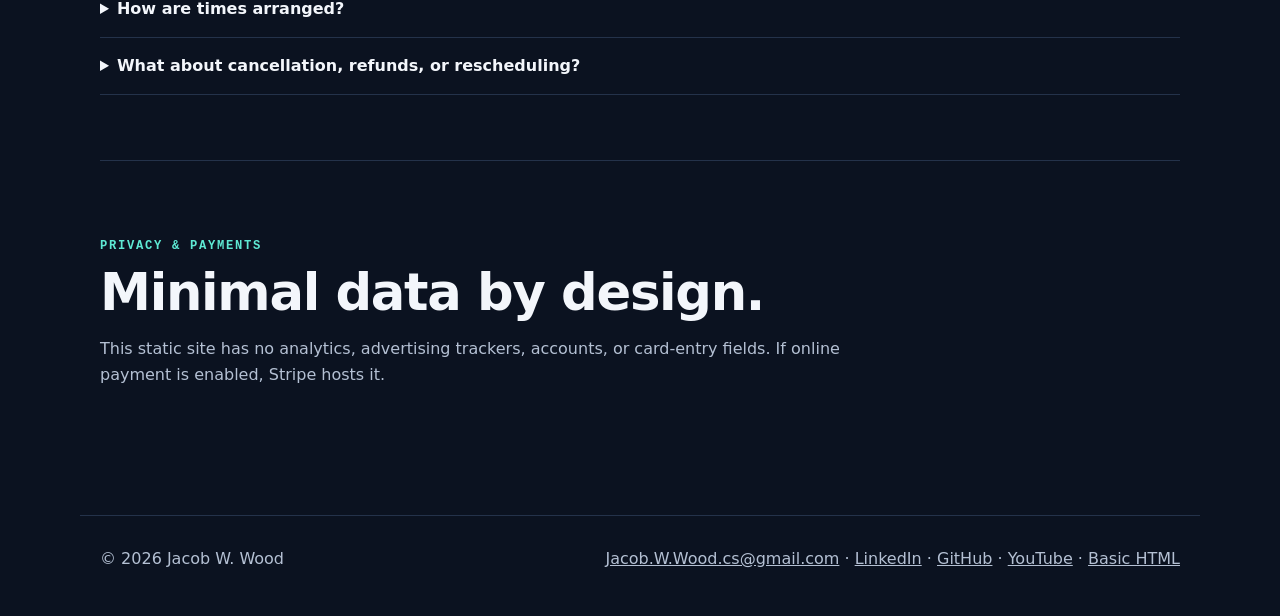
<file: checkout.html>
<!doctype html>
<html lang="en">
<head>
<meta charset="utf-8">
<meta name="viewport" content="width=device-width,initial-scale=1">
<meta name="description" content="Book a one-hour C/C++ lesson for $100 or a 14-lesson course for $400 (New Year sale, regularly $1,000) with Jacob W. Wood.">
<meta name="author" content="Jacob W. Wood">
<meta name="theme-color" content="#090c0f">
<title>C/C++ Lessons & Checkout | Jacob W. Wood</title>
<link rel="canonical" href="https://jacob-wood-cpp-consulting.onrender.com/checkout.html">
<link rel="icon" href="favicon.svg" type="image/svg+xml">
<link rel="manifest" href="site.webmanifest">
<link rel="stylesheet" href="styles.css">
<meta property="og:type" content="website">
<meta property="og:url" content="https://jacob-wood-cpp-consulting.onrender.com/checkout.html">
<meta property="og:title" content="C/C++ Lessons & Checkout | Jacob W. Wood">
<meta property="og:description" content="$100 private lesson or 14-lesson C/C++ course, now $400 (was $1,000) until Jan 1, 2027 — C/C++ course.">
<meta name="twitter:card" content="summary">
<script defer src="site-config.js"></script>
<script defer src="app.js"></script>
<script defer src="sale.js"></script>
<script defer src="checkout-config.js"></script>
<script defer src="checkout.js"></script>
</head>
<body>
<a class="skip" href="#main">Skip to content</a>
<header><div class="bar">
<a class="brand" href="index.html">Jacob W. Wood<small>C &amp; C++ lessons · Kludge Wagon Haywire</small></a>
<nav class="nav" aria-label="Primary">
<a href="index.html">Home</a>
<a href="watch.html">Watch</a>
<a href="cast.html">Cast</a>
<a href="cheatsheets.html">Cheatsheets</a>
<a href="course.html">Course</a>
<a href="experience.html">Experience</a>
<a aria-current="page" href="checkout.html">Book</a>
<a class="basic" data-view-switch href="basic/checkout.html">Basic HTML</a>
</nav>
</div></header>
<div class="sale-banner" data-sale-on role="note"><strong>New Year sale: 60% off the 14-lesson course until Jan 1, 2027</strong> <span class="sale-countdown" data-sale-countdown></span> <a href="#order">See the deal</a></div>
<main id="main">
<section class="hero">
<div>
<p class="eyebrow">One-on-one C/C++ lessons</p>
<h1>Understand the code. Own the next step.</h1>
<p class="lede">Bring your own code or follow a structured systems-oriented curriculum.</p>
<div class="actions"><a class="btn primary" href="#order">Choose a plan</a><a class="btn" href="#curriculum">View curriculum</a></div>
</div>
<div class="term">single lesson   $100
14 lessons    <span data-sale-on>$400 (was $1,000)</span><span data-sale-off hidden>$1,000</span>
course savings <span data-sale-on>$1,000 · 60% off</span><span data-sale-off hidden>$400</span>

single 60 min · course 90 min
remote · one-on-one
USD</div>
</section>

<section class="section">
<p class="eyebrow">Pricing</p>
<h2>Two simple options.</h2>
<div class="prices">
<article class="card price-card"><h3>Single lesson</h3><div class="price">$100</div><p>One 60-minute private session.</p><ul><li>Debugging or code review</li><li>Language or toolchain topic</li><li>Architecture/design question</li></ul><a class="btn" href="checkout.html?product=single#order">Select one lesson</a></article>
<article class="card price-card"><h3>14-lesson course</h3><div class="price"><span data-sale-on><s class="was">$1,000</s> $400</span><span data-sale-off hidden>$1,000</span></div><p class="save" data-sale-on>New Year sale: save $1,000 vs. 14 individual lessons (ends Jan 1, 2027).</p><p class="save" data-sale-off hidden>Save $400 vs. 14 individual lessons.</p><p>Fourteen 90-minute private sessions plus a capstone defense.</p><ul><li>Safe Native Tooling for LLM Agents in Modern C++</li><li>Build the <code>agent-toolbox</code> C++20 service</li><li>Gated labs, adversarial tests, capstone</li></ul><p><a href="course.html">Course details</a></p><a class="btn primary" href="checkout.html?product=course#order">Select the course</a></article>
</div>
</section>

<section class="section" id="order">
<p class="eyebrow">Order</p>
<h2>Review your lesson plan.</h2>
<div class="checkout">
<div class="card">
<fieldset style="border:0;padding:0;margin:0">
<legend><strong>Choose a plan</strong></legend>
<label class="plan"><input checked name="product" type="radio" value="single"><span>Single lesson<br><small class="muted">1 × 60 minutes · $100 USD</small></span></label>
<label class="plan"><input name="product" type="radio" value="course"><span>14-lesson course<br><small class="muted">14 × 90 minutes + capstone defense · <span data-sale-on><s>$1,000</s> $400</span><span data-sale-off hidden>$1,000</span> USD</small></span></label>
</fieldset>
<div aria-live="polite">
<h3 id="productTitle">Single C/C++ Lesson</h3>
<div class="price"><s class="was" hidden id="productWas">$1,000</s> $<span id="productPrice">100</span></div>
<p class="muted" id="productSubtitle">1 × 60-minute one-on-one lesson · USD</p>
<p class="save" hidden id="productSavings">Save $400 compared with 14 individual lessons.</p>
</div>
</div>
<div class="card">
<h3>What you’re ordering</h3>
<p id="productDescription">One private C/C++ lesson tailored to your current level, code, compiler/toolchain, and goals.</p>
<p class="muted">Email first to confirm availability. Selecting or paying for a plan does not by itself reserve a lesson time.</p>
<button class="btn primary" disabled hidden id="checkoutButton" type="button">Continue to secure online checkout</button>
<p class="status" id="checkoutStatus" role="status">Email Jacob to check availability and order this plan.</p>
<a class="btn" id="bookingEmail" href="mailto:Jacob.W.Wood.cs@gmail.com?subject=Single%20C%2FC%2B%2B%20Lesson%20inquiry">Email about this lesson</a>
<p class="muted"><small>This site does not collect card details. When configured, online payment is handed off to Stripe.</small></p>
</div>
</div>
</section>

<section class="section" id="curriculum">
<p class="eyebrow">14-lesson course</p>
<h2>Safe Native Tooling for LLM Agents in Modern C++.</h2>
<ol class="curriculum">
<li><strong>Project Layout &amp; Modern CMake</strong></li>
<li><strong>Warnings, Sanitizers &amp; Interface Targets</strong></li>
<li><strong>Testing Without a Framework</strong></li>
<li><strong>Tool Contracts with Value Types</strong></li>
<li><strong>Interfaces, Ownership &amp; Registry</strong></li>
<li><strong>Default-Deny Authority &amp; Grants</strong></li>
<li><strong>Gateway &amp; Fail-Closed Audit</strong></li>
<li><strong>Safe POSIX Process Execution</strong></li>
<li><strong>Hostile Input &amp; Path Containment</strong></li>
<li><strong>SQLite RAII &amp; Audit</strong></li>
<li><strong>FTS5 Retrieval Index</strong></li>
<li><strong>OpenSSL EVP Hash Pinning</strong></li>
<li><strong>Strict JSON Admission</strong></li>
<li><strong>CI, Qualification &amp; Shipping</strong></li>
</ol>
<p><a href="course.html">Full course details: outcomes, capstone, and validation evidence</a></p>
</section>

<section class="section faq">
<p class="eyebrow">Practical details</p>
<h2>Before you book.</h2>
<details><summary>Can I bring my own code?</summary><p>Yes. Remove secrets and anything you are not authorized to share.</p></details>
<details><summary>Is the course fixed?</summary><p>The course follows a fixed 14-lesson sequence with acceptance gates. See the <a href="course.html">course page</a> for prerequisites.</p></details>
<details><summary>How are times arranged?</summary><p>By email. Payment does not reserve a time.</p></details>
<details><summary>What about cancellation, refunds, or rescheduling?</summary><p>Confirm those terms by email before purchase.</p></details>
</section>

<section class="section">
<p class="eyebrow">Privacy &amp; payments</p>
<h2>Minimal data by design.</h2>
<p class="intro">This static site has no analytics, advertising trackers, accounts, or card-entry fields. If online payment is enabled, Stripe hosts it.</p>
</section>
</main>
<footer>
<span>© <span data-year>2026</span> Jacob W. Wood</span>
<span><a href="mailto:Jacob.W.Wood.cs@gmail.com">Jacob.W.Wood.cs@gmail.com</a><span data-phone-wrap> · <a data-phone href="tel:GOOGLE_VOICE_TEL">GOOGLE_VOICE_NUMBER</a></span> · <a href="https://www.linkedin.com/in/jacobwwoodcpp/">LinkedIn</a> · <a rel="me" href="https://github.com/tsrnc2">GitHub</a> · <a href="https://www.youtube.com/@KludgeWagonHaywire">YouTube</a> · <a href="basic/checkout.html" data-view-switch>Basic HTML</a></span>
</footer>
</body>
</html>
</file>
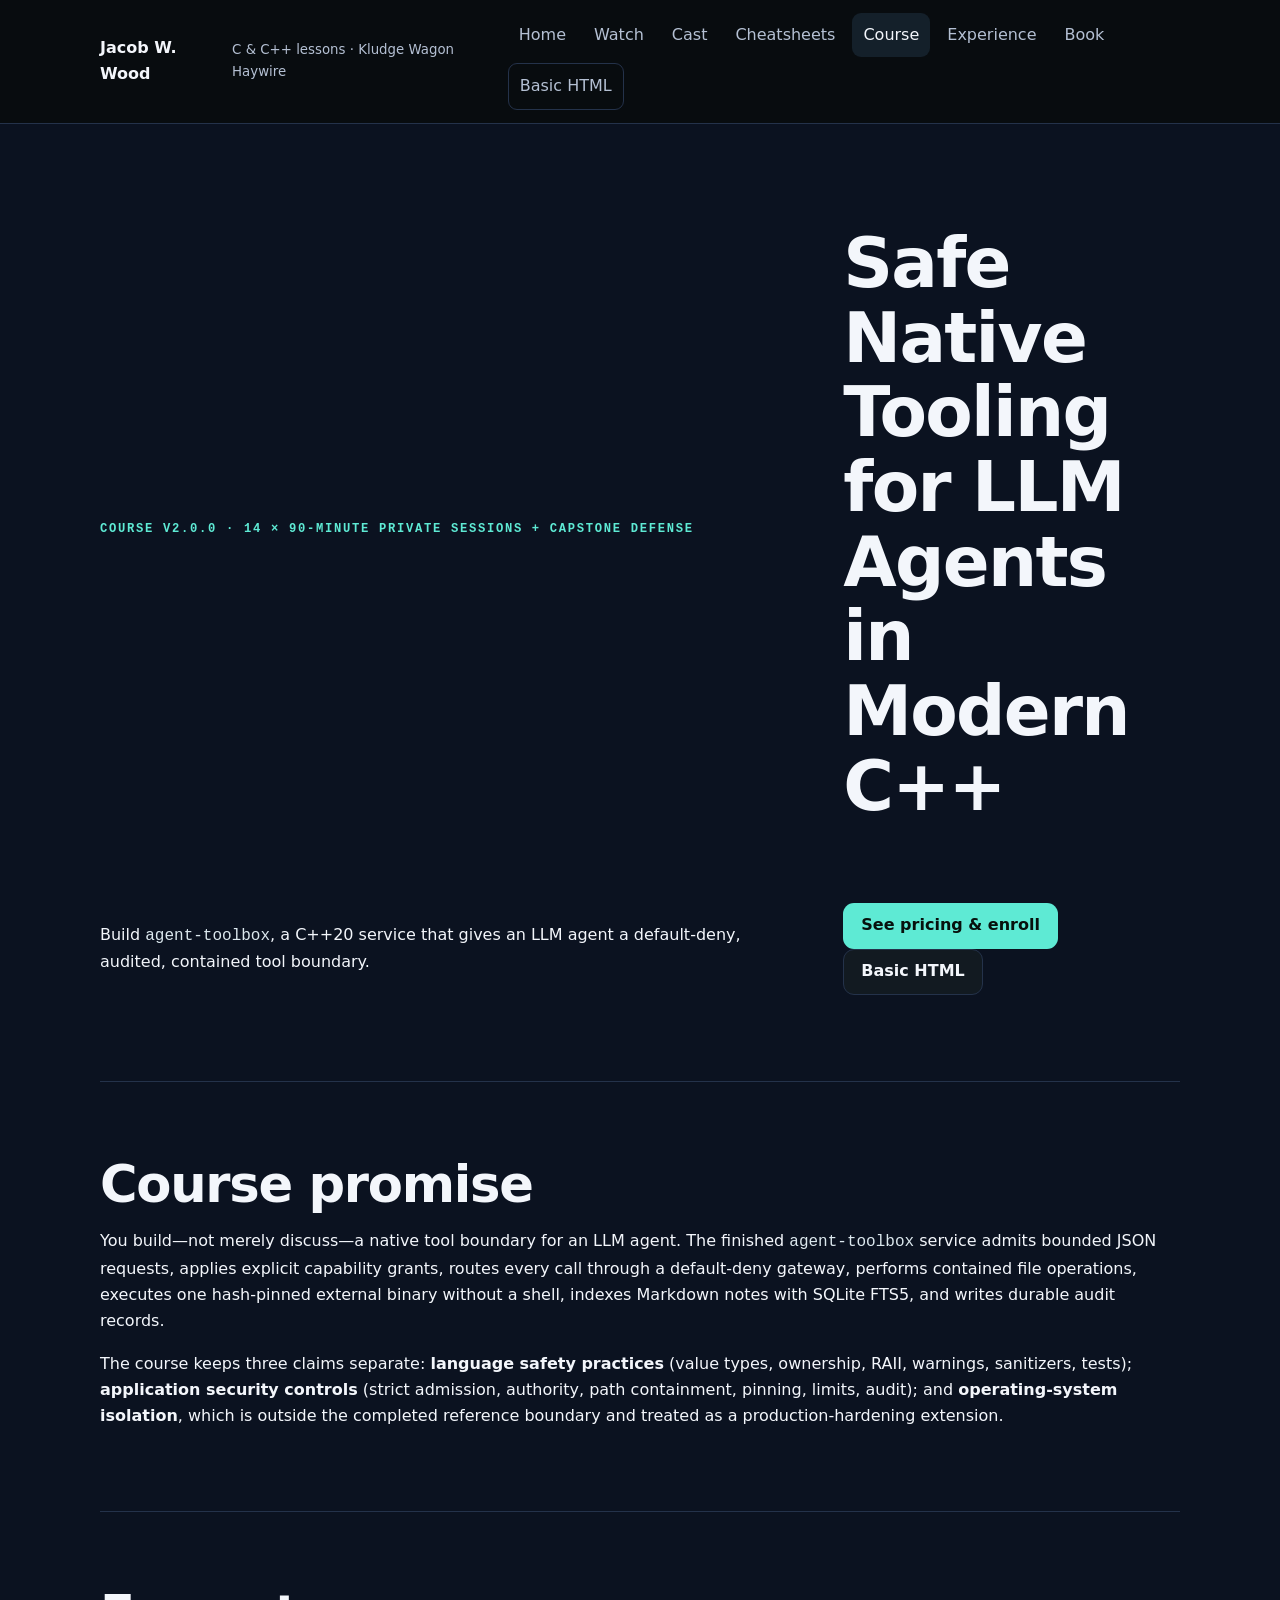
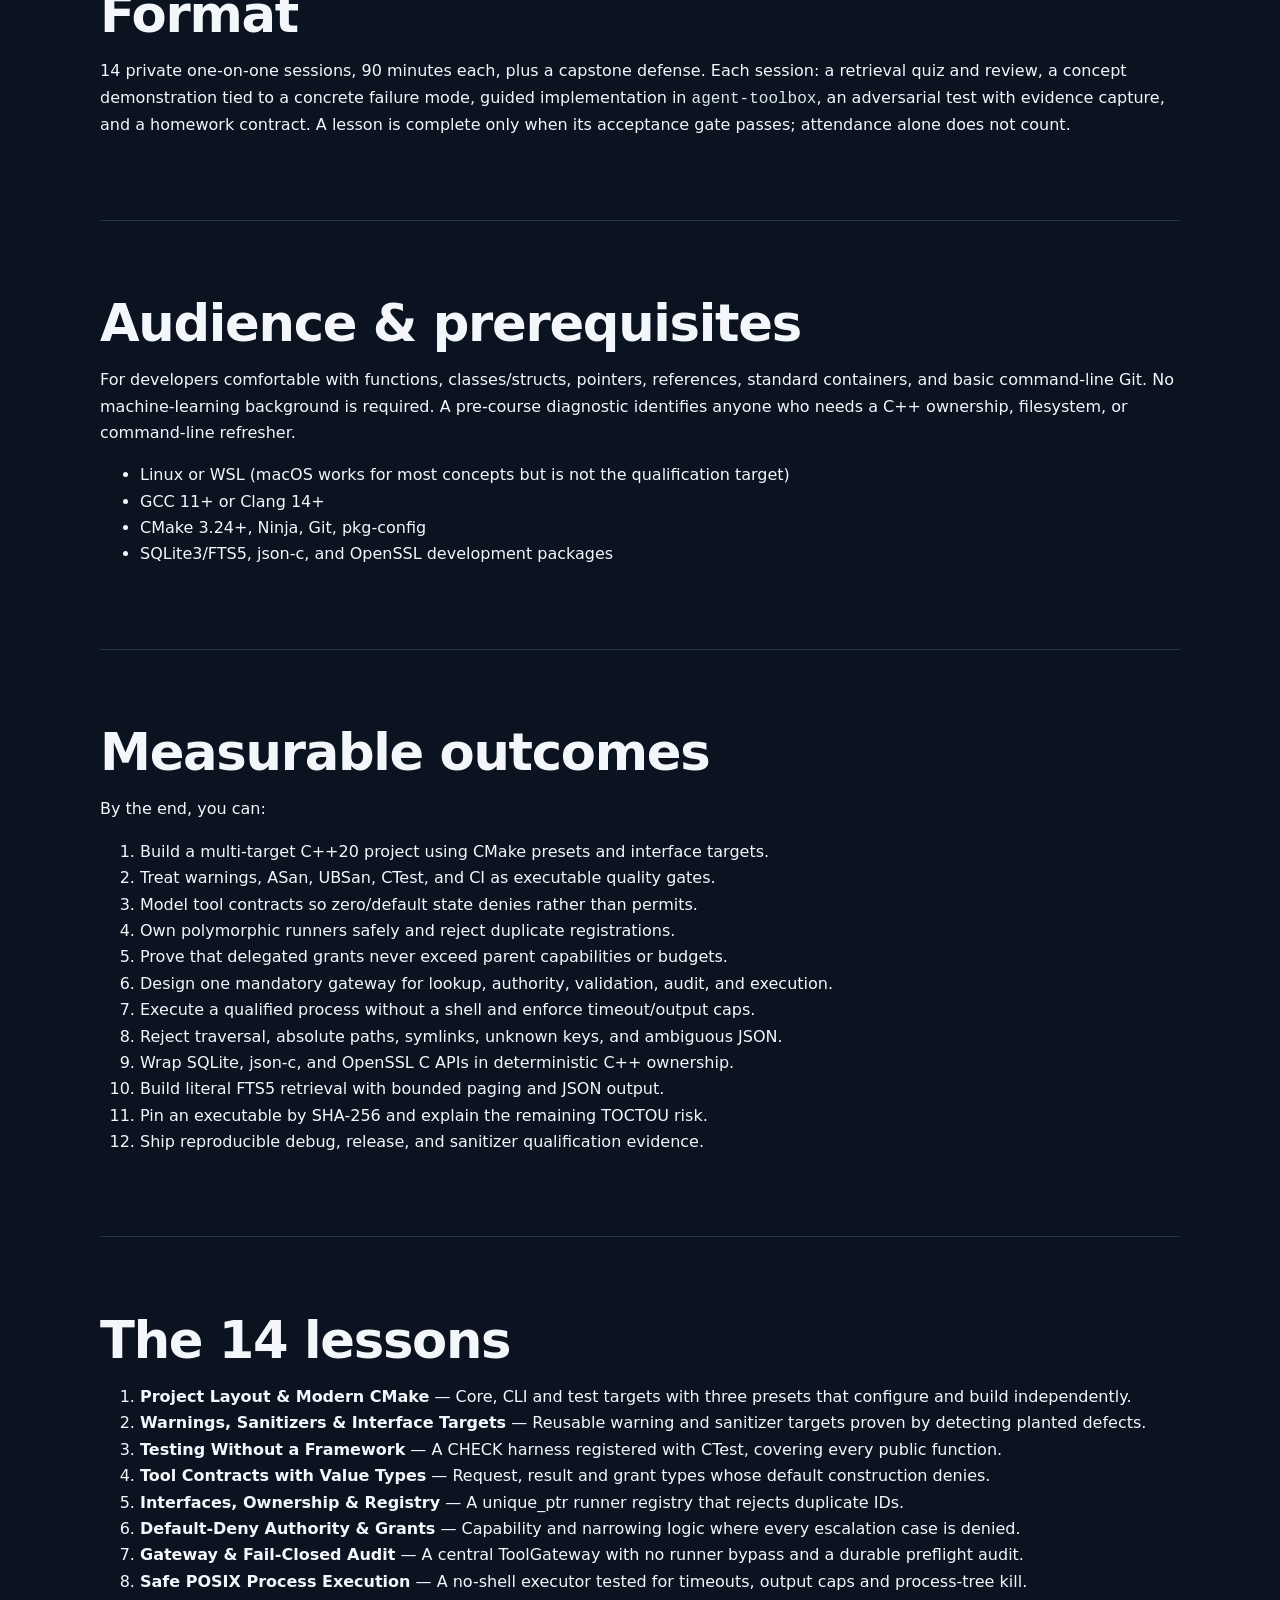
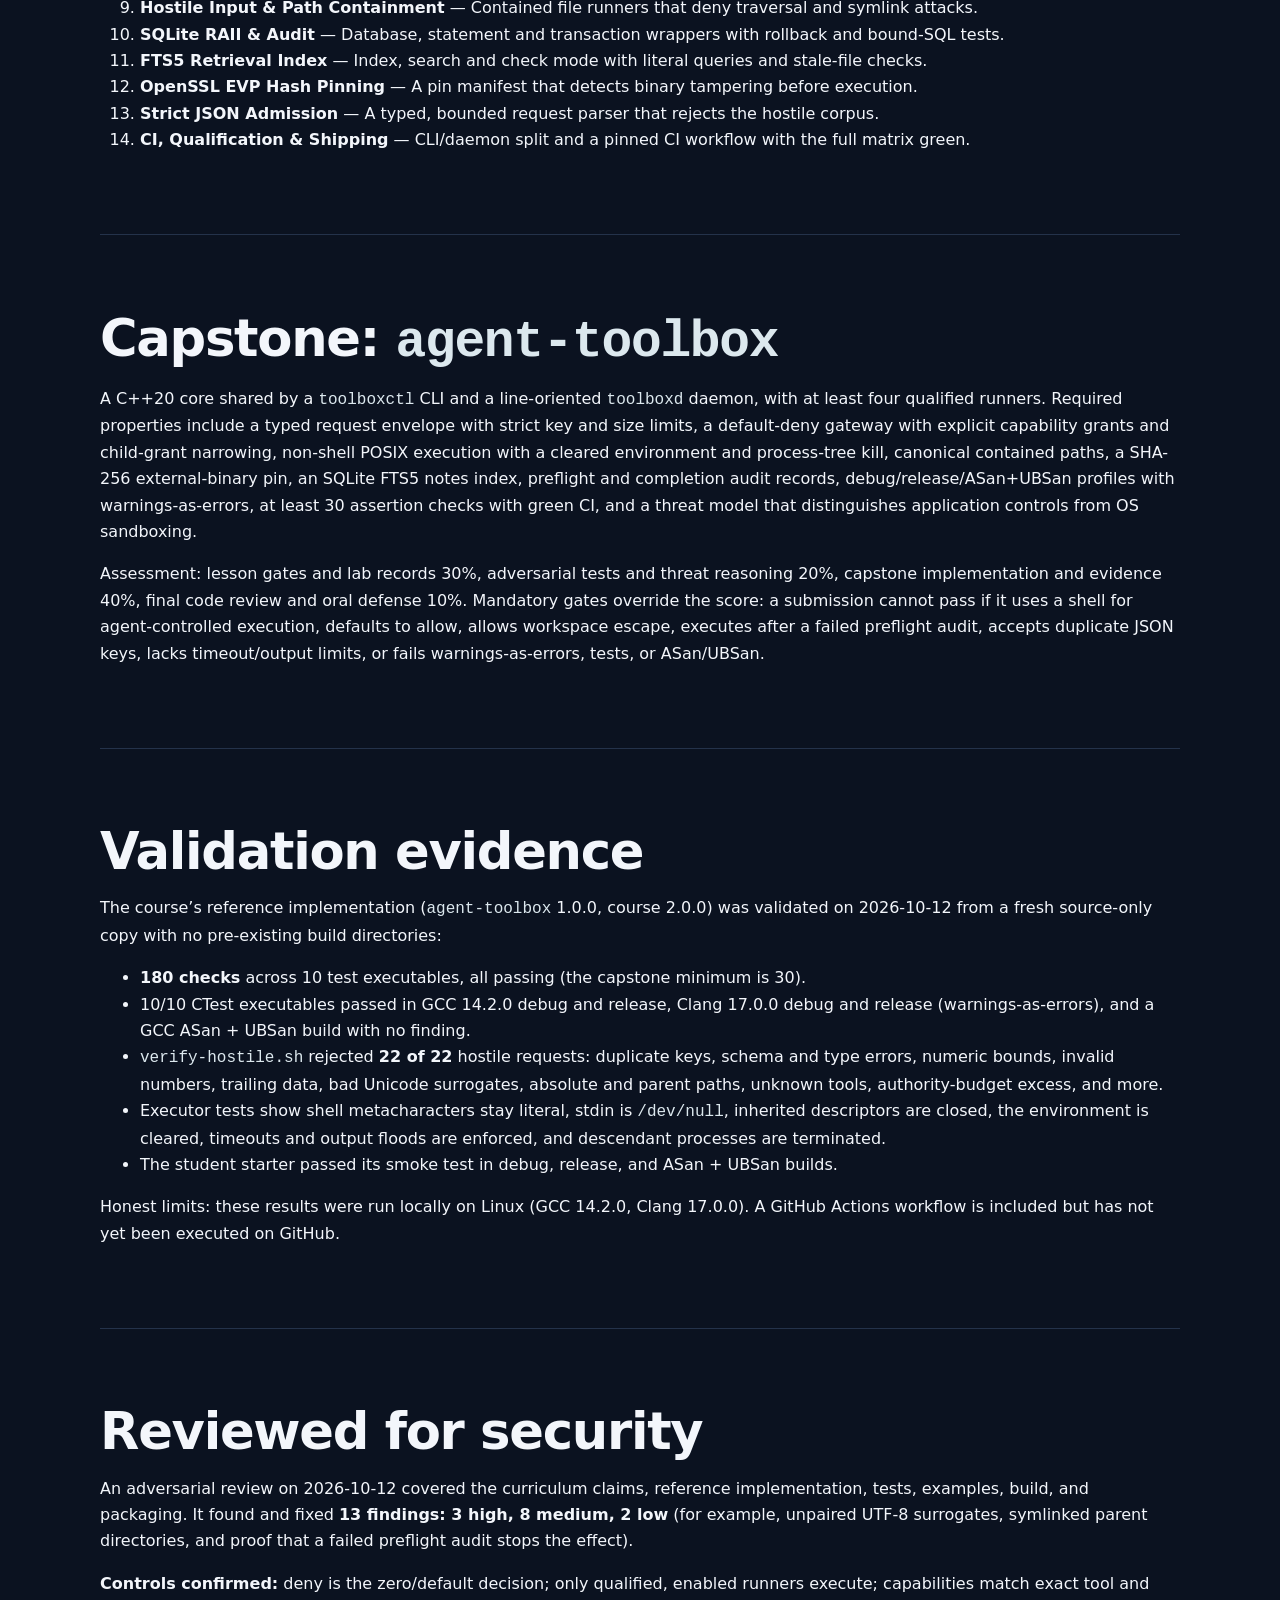
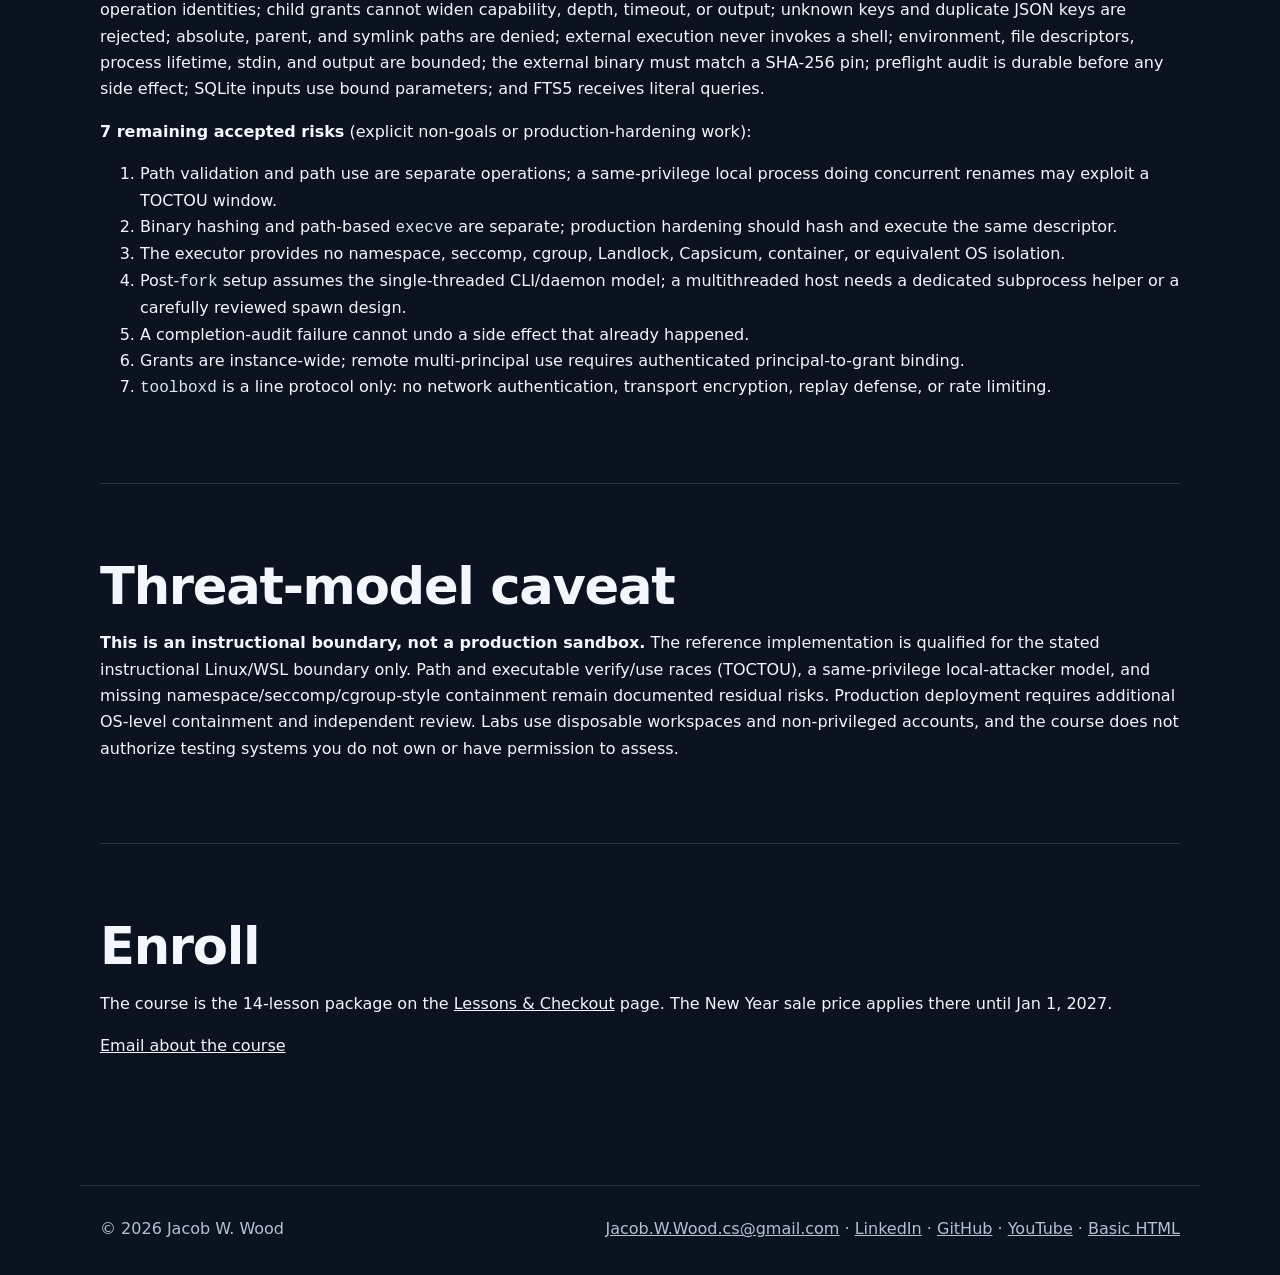
<file: course.html>
<!doctype html>
<html lang="en">
<head>
<meta charset="utf-8">
<meta name="viewport" content="width=device-width,initial-scale=1">
<meta name="description" content="Safe Native Tooling for LLM Agents in Modern C++: 14 private 90-minute sessions building the agent-toolbox C++20 service, with a capstone defense.">
<meta name="author" content="Jacob W. Wood">
<meta name="theme-color" content="#090c0f">
<title>Safe Native Tooling for LLM Agents in Modern C++ | Jacob W. Wood</title>
<link rel="canonical" href="https://jacob-wood-cpp-consulting.onrender.com/course.html">
<link rel="icon" href="favicon.svg" type="image/svg+xml">
<link rel="manifest" href="site.webmanifest">
<link rel="stylesheet" href="styles.css">
<meta property="og:type" content="website">
<meta property="og:url" content="https://jacob-wood-cpp-consulting.onrender.com/course.html">
<meta property="og:title" content="Safe Native Tooling for LLM Agents in Modern C++ | Jacob W. Wood">
<meta property="og:description" content="Safe Native Tooling for LLM Agents in Modern C++: 14 private 90-minute sessions building the agent-toolbox C++20 service, with a capstone defense.">
<meta name="twitter:card" content="summary">
<script defer src="site-config.js"></script>
<script defer src="app.js"></script>
</head>
<body>
<a class="skip" href="#main">Skip to content</a>
<header><div class="bar">
<a class="brand" href="index.html">Jacob W. Wood<small>C &amp; C++ lessons · Kludge Wagon Haywire</small></a>
<nav class="nav" aria-label="Primary">
<a href="index.html">Home</a>
<a href="watch.html">Watch</a>
<a href="cast.html">Cast</a>
<a href="cheatsheets.html">Cheatsheets</a>
<a aria-current="page" href="course.html">Course</a>
<a href="experience.html">Experience</a>
<a href="checkout.html">Book</a>
<a class="basic" data-view-switch href="basic/course.html">Basic HTML</a>
</nav>
</div></header>
<main id="main">
<section class="hero"><p class="eyebrow">Course v2.0.0 · 14 × 90-minute private sessions + capstone defense</p><h1>Safe Native Tooling for LLM Agents in Modern C++</h1><p>Build <code>agent-toolbox</code>, a C++20 service that gives an LLM agent a default-deny, audited, contained tool boundary.</p><p><a class="btn primary" href="checkout.html?product=course">See pricing &amp; enroll</a> <a class="btn" href="basic/course.html" data-view-switch>Basic HTML</a></p></section>
<section class="section"><h2>Course promise</h2><p>You build—not merely discuss—a native tool boundary for an LLM agent. The finished <code>agent-toolbox</code> service admits bounded JSON requests, applies explicit capability grants, routes every call through a default-deny gateway, performs contained file operations, executes one hash-pinned external binary without a shell, indexes Markdown notes with SQLite FTS5, and writes durable audit records.</p>
<p>The course keeps three claims separate: <strong>language safety practices</strong> (value types, ownership, RAII, warnings, sanitizers, tests); <strong>application security controls</strong> (strict admission, authority, path containment, pinning, limits, audit); and <strong>operating-system isolation</strong>, which is outside the completed reference boundary and treated as a production-hardening extension.</p></section>
<section class="section"><h2>Format</h2><p>14 private one-on-one sessions, 90 minutes each, plus a capstone defense. Each session: a retrieval quiz and review, a concept demonstration tied to a concrete failure mode, guided implementation in <code>agent-toolbox</code>, an adversarial test with evidence capture, and a homework contract. A lesson is complete only when its acceptance gate passes; attendance alone does not count.</p></section>
<section class="section"><h2>Audience &amp; prerequisites</h2><p>For developers comfortable with functions, classes/structs, pointers, references, standard containers, and basic command-line Git. No machine-learning background is required. A pre-course diagnostic identifies anyone who needs a C++ ownership, filesystem, or command-line refresher.</p>
<ul><li>Linux or WSL (macOS works for most concepts but is not the qualification target)</li><li>GCC 11+ or Clang 14+</li><li>CMake 3.24+, Ninja, Git, pkg-config</li><li>SQLite3/FTS5, json-c, and OpenSSL development packages</li></ul></section>
<section class="section"><h2>Measurable outcomes</h2><p>By the end, you can:</p><ol><li>Build a multi-target C++20 project using CMake presets and interface targets.</li><li>Treat warnings, ASan, UBSan, CTest, and CI as executable quality gates.</li><li>Model tool contracts so zero/default state denies rather than permits.</li><li>Own polymorphic runners safely and reject duplicate registrations.</li><li>Prove that delegated grants never exceed parent capabilities or budgets.</li><li>Design one mandatory gateway for lookup, authority, validation, audit, and execution.</li><li>Execute a qualified process without a shell and enforce timeout/output caps.</li><li>Reject traversal, absolute paths, symlinks, unknown keys, and ambiguous JSON.</li><li>Wrap SQLite, json-c, and OpenSSL C APIs in deterministic C++ ownership.</li><li>Build literal FTS5 retrieval with bounded paging and JSON output.</li><li>Pin an executable by SHA-256 and explain the remaining TOCTOU risk.</li><li>Ship reproducible debug, release, and sanitizer qualification evidence.</li></ol></section>
<section class="section"><h2>The 14 lessons</h2><ol><li><strong>Project Layout &amp; Modern CMake</strong> — Core, CLI and test targets with three presets that configure and build independently.</li><li><strong>Warnings, Sanitizers &amp; Interface Targets</strong> — Reusable warning and sanitizer targets proven by detecting planted defects.</li><li><strong>Testing Without a Framework</strong> — A CHECK harness registered with CTest, covering every public function.</li><li><strong>Tool Contracts with Value Types</strong> — Request, result and grant types whose default construction denies.</li><li><strong>Interfaces, Ownership &amp; Registry</strong> — A unique_ptr runner registry that rejects duplicate IDs.</li><li><strong>Default-Deny Authority &amp; Grants</strong> — Capability and narrowing logic where every escalation case is denied.</li><li><strong>Gateway &amp; Fail-Closed Audit</strong> — A central ToolGateway with no runner bypass and a durable preflight audit.</li><li><strong>Safe POSIX Process Execution</strong> — A no-shell executor tested for timeouts, output caps and process-tree kill.</li><li><strong>Hostile Input &amp; Path Containment</strong> — Contained file runners that deny traversal and symlink attacks.</li><li><strong>SQLite RAII &amp; Audit</strong> — Database, statement and transaction wrappers with rollback and bound-SQL tests.</li><li><strong>FTS5 Retrieval Index</strong> — Index, search and check mode with literal queries and stale-file checks.</li><li><strong>OpenSSL EVP Hash Pinning</strong> — A pin manifest that detects binary tampering before execution.</li><li><strong>Strict JSON Admission</strong> — A typed, bounded request parser that rejects the hostile corpus.</li><li><strong>CI, Qualification &amp; Shipping</strong> — CLI/daemon split and a pinned CI workflow with the full matrix green.</li></ol></section>
<section class="section"><h2>Capstone: <code>agent-toolbox</code></h2><p>A C++20 core shared by a <code>toolboxctl</code> CLI and a line-oriented <code>toolboxd</code> daemon, with at least four qualified runners. Required properties include a typed request envelope with strict key and size limits, a default-deny gateway with explicit capability grants and child-grant narrowing, non-shell POSIX execution with a cleared environment and process-tree kill, canonical contained paths, a SHA-256 external-binary pin, an SQLite FTS5 notes index, preflight and completion audit records, debug/release/ASan+UBSan profiles with warnings-as-errors, at least 30 assertion checks with green CI, and a threat model that distinguishes application controls from OS sandboxing.</p>
<p>Assessment: lesson gates and lab records 30%, adversarial tests and threat reasoning 20%, capstone implementation and evidence 40%, final code review and oral defense 10%. Mandatory gates override the score: a submission cannot pass if it uses a shell for agent-controlled execution, defaults to allow, allows workspace escape, executes after a failed preflight audit, accepts duplicate JSON keys, lacks timeout/output limits, or fails warnings-as-errors, tests, or ASan/UBSan.</p></section>
<section class="section"><h2>Validation evidence</h2><p>The course&#8217;s reference implementation (<code>agent-toolbox</code> 1.0.0, course 2.0.0) was validated on 2026-10-12 from a fresh source-only copy with no pre-existing build directories:</p>
<ul><li><strong>180 checks</strong> across 10 test executables, all passing (the capstone minimum is 30).</li><li>10/10 CTest executables passed in GCC 14.2.0 debug and release, Clang 17.0.0 debug and release (warnings-as-errors), and a GCC ASan + UBSan build with no finding.</li><li><code>verify-hostile.sh</code> rejected <strong>22 of 22</strong> hostile requests: duplicate keys, schema and type errors, numeric bounds, invalid numbers, trailing data, bad Unicode surrogates, absolute and parent paths, unknown tools, authority-budget excess, and more.</li><li>Executor tests show shell metacharacters stay literal, stdin is <code>/dev/null</code>, inherited descriptors are closed, the environment is cleared, timeouts and output floods are enforced, and descendant processes are terminated.</li><li>The student starter passed its smoke test in debug, release, and ASan + UBSan builds.</li></ul>
<p>Honest limits: these results were run locally on Linux (GCC 14.2.0, Clang 17.0.0). A GitHub Actions workflow is included but has not yet been executed on GitHub.</p></section>
<section class="section"><h2>Reviewed for security</h2><p>An adversarial review on 2026-10-12 covered the curriculum claims, reference implementation, tests, examples, build, and packaging. It found and fixed <strong>13 findings: 3 high, 8 medium, 2 low</strong> (for example, unpaired UTF-8 surrogates, symlinked parent directories, and proof that a failed preflight audit stops the effect).</p>
<p><strong>Controls confirmed:</strong> deny is the zero/default decision; only qualified, enabled runners execute; capabilities match exact tool and operation identities; child grants cannot widen capability, depth, timeout, or output; unknown keys and duplicate JSON keys are rejected; absolute, parent, and symlink paths are denied; external execution never invokes a shell; environment, file descriptors, process lifetime, stdin, and output are bounded; the external binary must match a SHA-256 pin; preflight audit is durable before any side effect; SQLite inputs use bound parameters; and FTS5 receives literal queries.</p>
<p><strong>7 remaining accepted risks</strong> (explicit non-goals or production-hardening work):</p><ol><li>Path validation and path use are separate operations; a same-privilege local process doing concurrent renames may exploit a TOCTOU window.</li><li>Binary hashing and path-based <code>execve</code> are separate; production hardening should hash and execute the same descriptor.</li><li>The executor provides no namespace, seccomp, cgroup, Landlock, Capsicum, container, or equivalent OS isolation.</li><li>Post-<code>fork</code> setup assumes the single-threaded CLI/daemon model; a multithreaded host needs a dedicated subprocess helper or a carefully reviewed spawn design.</li><li>A completion-audit failure cannot undo a side effect that already happened.</li><li>Grants are instance-wide; remote multi-principal use requires authenticated principal-to-grant binding.</li><li><code>toolboxd</code> is a line protocol only: no network authentication, transport encryption, replay defense, or rate limiting.</li></ol></section>
<section class="section"><h2>Threat-model caveat</h2><p><strong>This is an instructional boundary, not a production sandbox.</strong> The reference implementation is qualified for the stated instructional Linux/WSL boundary only. Path and executable verify/use races (TOCTOU), a same-privilege local-attacker model, and missing namespace/seccomp/cgroup-style containment remain documented residual risks. Production deployment requires additional OS-level containment and independent review. Labs use disposable workspaces and non-privileged accounts, and the course does not authorize testing systems you do not own or have permission to assess.</p></section>
<section class="section"><h2>Enroll</h2><p>The course is the 14-lesson package on the <a href="checkout.html?product=course">Lessons &amp; Checkout</a> page. The New Year sale price applies there until Jan 1, 2027.</p><p><a href="mailto:Jacob.W.Wood.cs@gmail.com?subject=Safe%20Native%20Tooling%20course%20inquiry">Email about the course</a></p></section>
</main>
<footer>
<span>© <span data-year>2026</span> Jacob W. Wood</span>
<span><a href="mailto:Jacob.W.Wood.cs@gmail.com">Jacob.W.Wood.cs@gmail.com</a><span data-phone-wrap> · <a data-phone href="tel:GOOGLE_VOICE_TEL">GOOGLE_VOICE_NUMBER</a></span> · <a href="https://www.linkedin.com/in/jacobwwoodcpp/">LinkedIn</a> · <a rel="me" href="https://github.com/tsrnc2">GitHub</a> · <a href="https://www.youtube.com/@KludgeWagonHaywire">YouTube</a> · <a href="basic/course.html" data-view-switch>Basic HTML</a></span>
</footer>
</body>
</html>
</file>
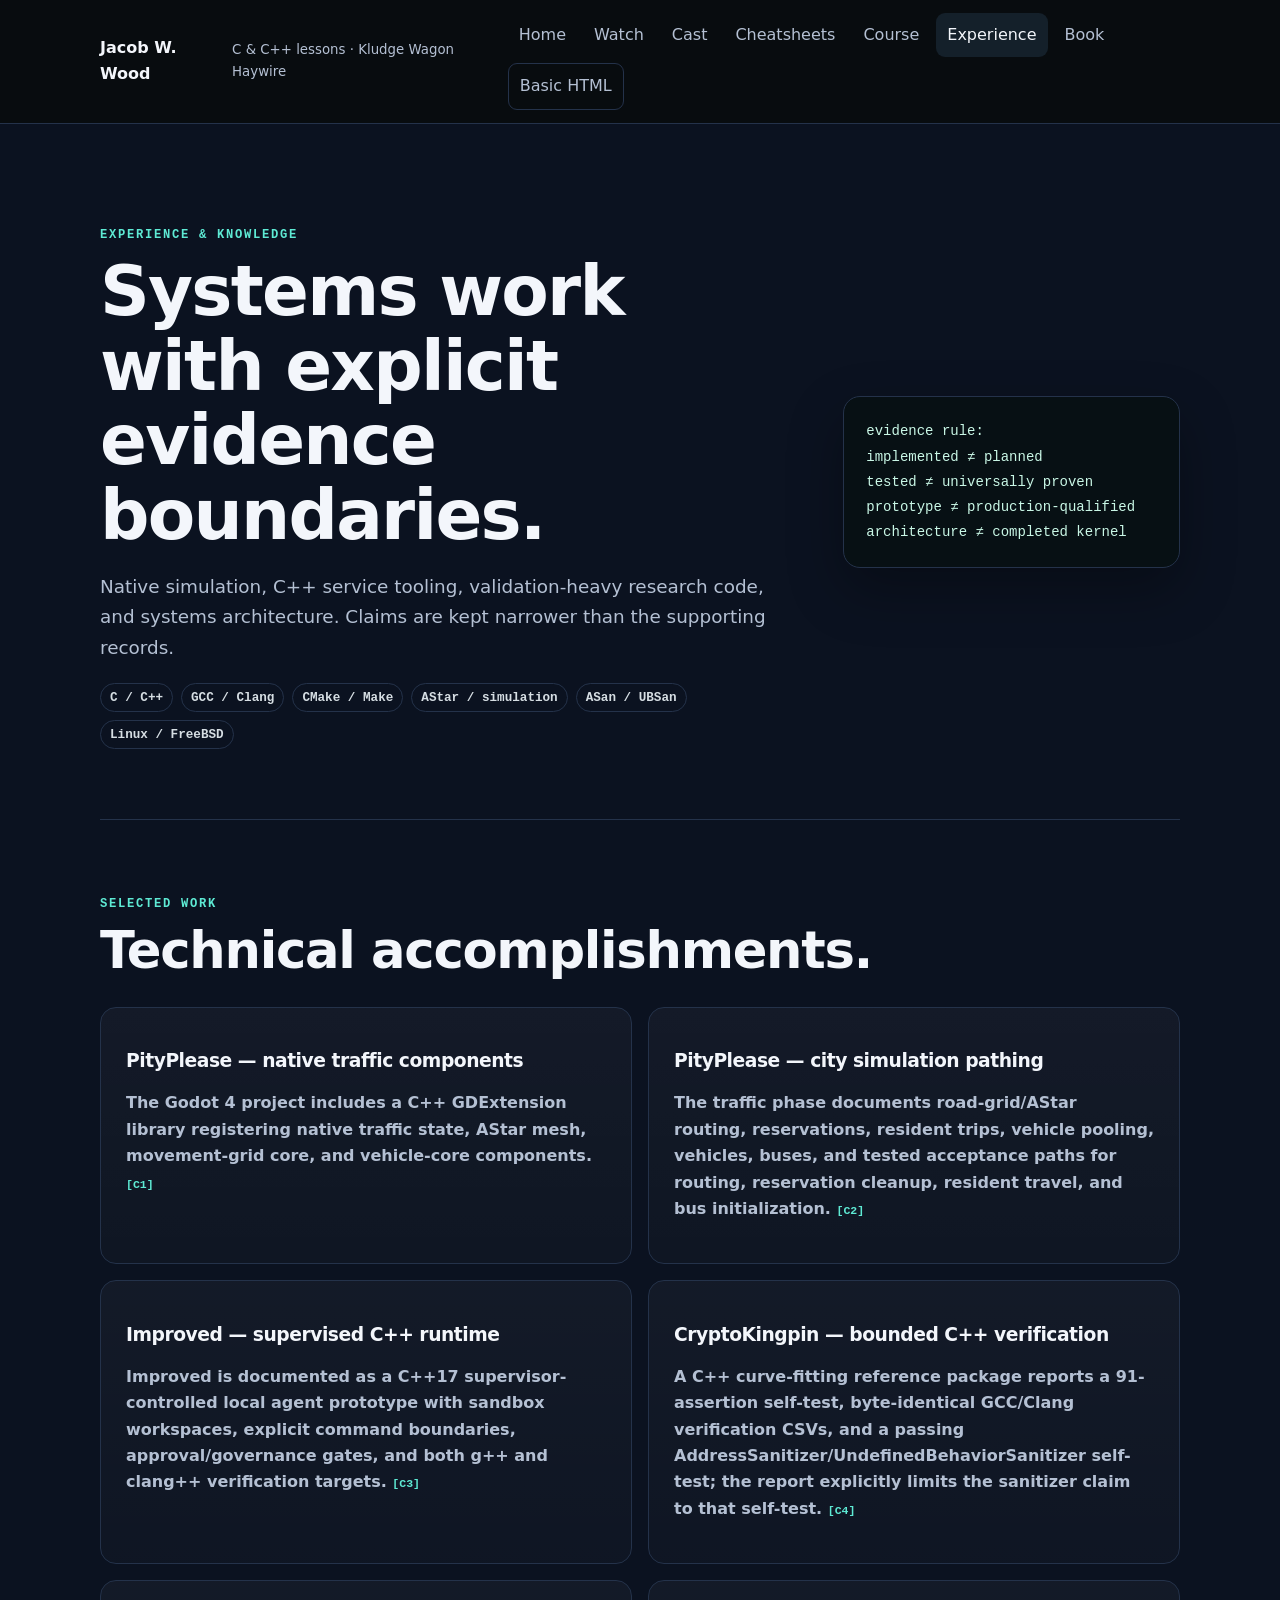
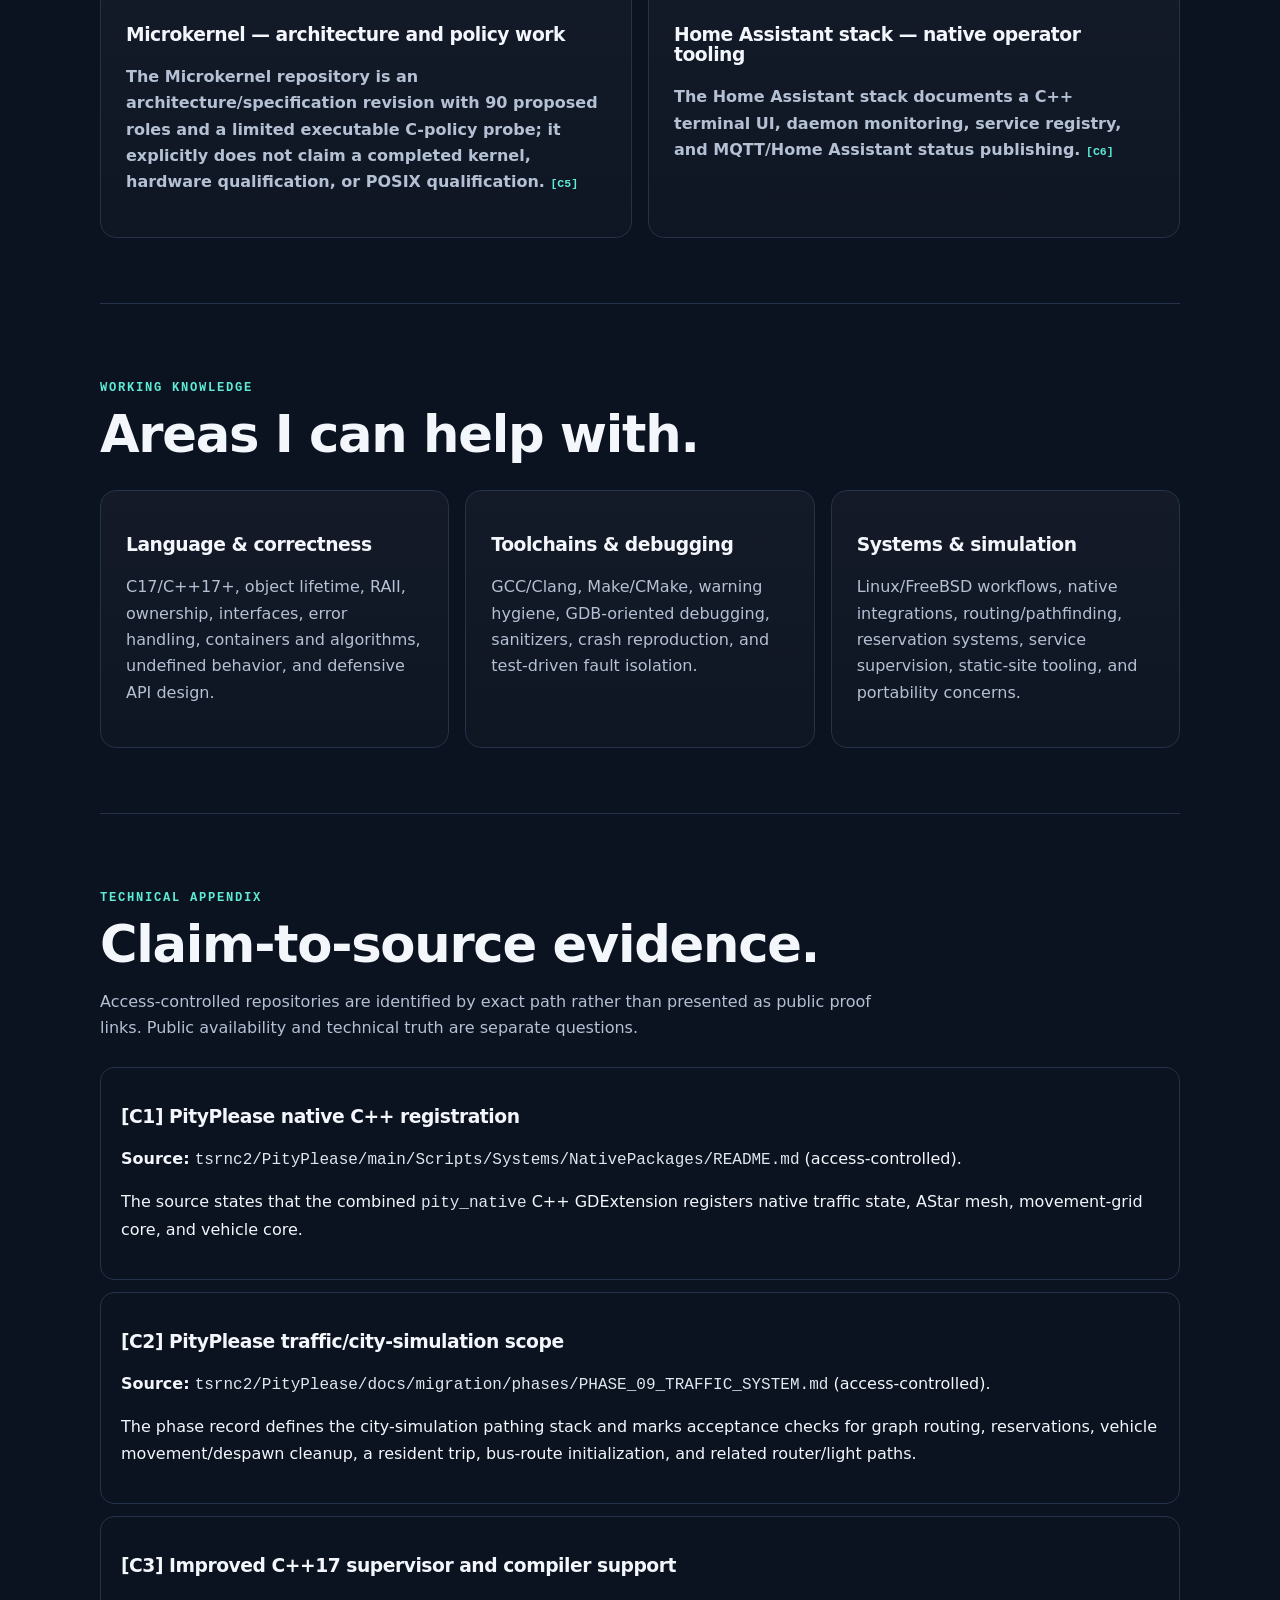
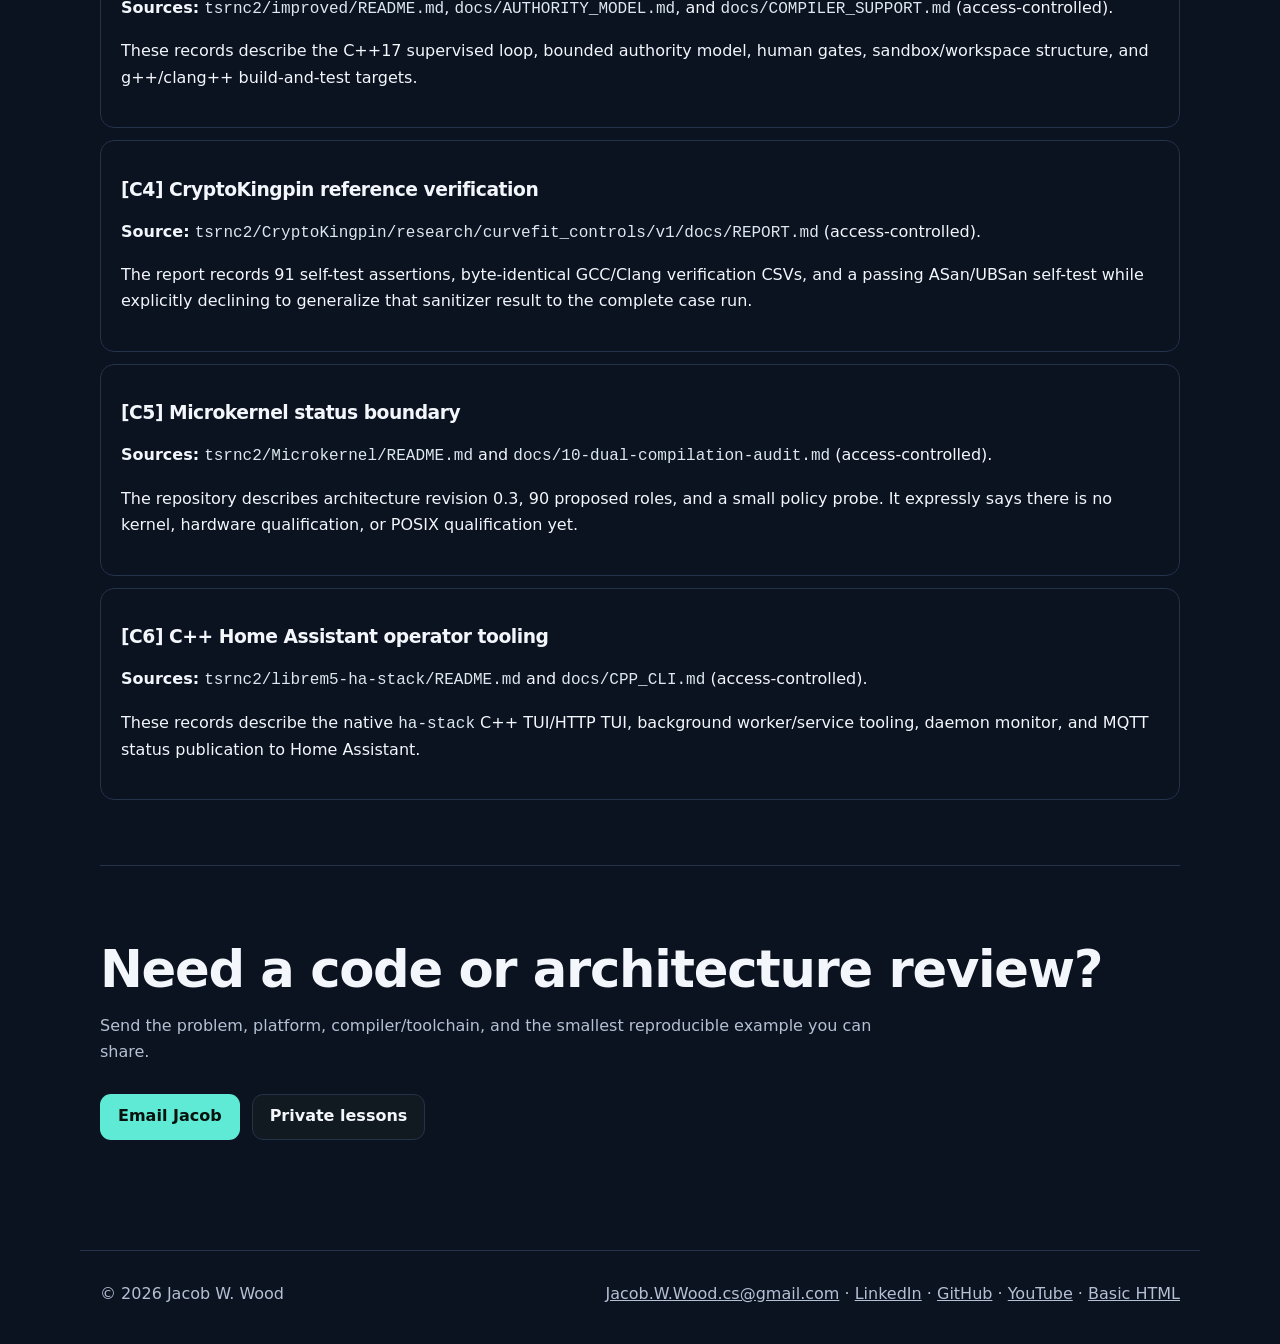
<file: experience.html>
<!doctype html>
<html lang="en">
<head>
<meta charset="utf-8">
<meta name="viewport" content="width=device-width,initial-scale=1">
<meta name="description" content="Selected C/C++ systems work by Jacob W. Wood, with a claim-to-source technical evidence appendix.">
<meta name="author" content="Jacob W. Wood">
<meta name="theme-color" content="#090c0f">
<title>Experience & Technical Evidence | Jacob W. Wood</title>
<link rel="canonical" href="https://jacob-wood-cpp-consulting.onrender.com/experience.html">
<link rel="icon" href="favicon.svg" type="image/svg+xml">
<link rel="manifest" href="site.webmanifest">
<link rel="stylesheet" href="styles.css">
<meta property="og:type" content="website">
<meta property="og:url" content="https://jacob-wood-cpp-consulting.onrender.com/experience.html">
<meta property="og:title" content="Experience & Technical Evidence | Jacob W. Wood">
<meta property="og:description" content="C/C++ systems projects, tooling, simulation work, and bounded technical evidence.">
<meta name="twitter:card" content="summary">
<script defer src="site-config.js"></script>
<script defer src="app.js"></script>
</head>
<body>
<a class="skip" href="#main">Skip to content</a>
<header><div class="bar">
<a class="brand" href="index.html">Jacob W. Wood<small>C &amp; C++ lessons · Kludge Wagon Haywire</small></a>
<nav class="nav" aria-label="Primary">
<a href="index.html">Home</a>
<a href="watch.html">Watch</a>
<a href="cast.html">Cast</a>
<a href="cheatsheets.html">Cheatsheets</a>
<a href="course.html">Course</a>
<a aria-current="page" href="experience.html">Experience</a>
<a href="checkout.html">Book</a>
<a class="basic" data-view-switch href="basic/experience.html">Basic HTML</a>
</nav>
</div></header>
<main id="main">
<section class="hero">
<div>
<p class="eyebrow">Experience &amp; knowledge</p>
<h1>Systems work with explicit evidence boundaries.</h1>
<p class="lede">Native simulation, C++ service tooling, validation-heavy research code, and systems architecture. Claims are kept narrower than the supporting records.</p>
<div class="tags"><span>C / C++</span><span>GCC / Clang</span><span>CMake / Make</span><span>AStar / simulation</span><span>ASan / UBSan</span><span>Linux / FreeBSD</span></div>
</div>
<div class="term">evidence rule:
implemented ≠ planned
tested ≠ universally proven
prototype ≠ production-qualified
architecture ≠ completed kernel</div>
</section>

<section class="section">
<p class="eyebrow">Selected work</p>
<h2>Technical accomplishments.</h2>
<div class="grid two">
<article class="card"><h3>PityPlease — native traffic components</h3><p class="claim">The Godot 4 project includes a C++ GDExtension library registering native traffic state, AStar mesh, movement-grid core, and vehicle-core components. <a class="claim-ref" href="#c1">[C1]</a></p></article>
<article class="card"><h3>PityPlease — city simulation pathing</h3><p class="claim">The traffic phase documents road-grid/AStar routing, reservations, resident trips, vehicle pooling, vehicles, buses, and tested acceptance paths for routing, reservation cleanup, resident travel, and bus initialization. <a class="claim-ref" href="#c2">[C2]</a></p></article>
<article class="card"><h3>Improved — supervised C++ runtime</h3><p class="claim">Improved is documented as a C++17 supervisor-controlled local agent prototype with sandbox workspaces, explicit command boundaries, approval/governance gates, and both g++ and clang++ verification targets. <a class="claim-ref" href="#c3">[C3]</a></p></article>
<article class="card"><h3>CryptoKingpin — bounded C++ verification</h3><p class="claim">A C++ curve-fitting reference package reports a 91-assertion self-test, byte-identical GCC/Clang verification CSVs, and a passing AddressSanitizer/UndefinedBehaviorSanitizer self-test; the report explicitly limits the sanitizer claim to that self-test. <a class="claim-ref" href="#c4">[C4]</a></p></article>
<article class="card"><h3>Microkernel — architecture and policy work</h3><p class="claim">The Microkernel repository is an architecture/specification revision with 90 proposed roles and a limited executable C-policy probe; it explicitly does not claim a completed kernel, hardware qualification, or POSIX qualification. <a class="claim-ref" href="#c5">[C5]</a></p></article>
<article class="card"><h3>Home Assistant stack — native operator tooling</h3><p class="claim">The Home Assistant stack documents a C++ terminal UI, daemon monitoring, service registry, and MQTT/Home Assistant status publishing. <a class="claim-ref" href="#c6">[C6]</a></p></article>
</div>
</section>

<section class="section">
<p class="eyebrow">Working knowledge</p>
<h2>Areas I can help with.</h2>
<div class="grid">
<article class="card"><h3>Language &amp; correctness</h3><p>C17/C++17+, object lifetime, RAII, ownership, interfaces, error handling, containers and algorithms, undefined behavior, and defensive API design.</p></article>
<article class="card"><h3>Toolchains &amp; debugging</h3><p>GCC/Clang, Make/CMake, warning hygiene, GDB-oriented debugging, sanitizers, crash reproduction, and test-driven fault isolation.</p></article>
<article class="card"><h3>Systems &amp; simulation</h3><p>Linux/FreeBSD workflows, native integrations, routing/pathfinding, reservation systems, service supervision, static-site tooling, and portability concerns.</p></article>
</div>
</section>

<section class="section" aria-labelledby="appendix">
<p class="eyebrow">Technical appendix</p>
<h2 id="appendix">Claim-to-source evidence.</h2>
<p class="intro">Access-controlled repositories are identified by exact path rather than presented as public proof links. Public availability and technical truth are separate questions.</p>
<div class="evidence">
<article id="c1"><h3>[C1] PityPlease native C++ registration</h3><p><strong>Source:</strong> <code>tsrnc2/PityPlease/main/Scripts/Systems/NativePackages/README.md</code> (access-controlled).</p><p>The source states that the combined <code>pity_native</code> C++ GDExtension registers native traffic state, AStar mesh, movement-grid core, and vehicle core.</p></article>
<article id="c2"><h3>[C2] PityPlease traffic/city-simulation scope</h3><p><strong>Source:</strong> <code>tsrnc2/PityPlease/docs/migration/phases/PHASE_09_TRAFFIC_SYSTEM.md</code> (access-controlled).</p><p>The phase record defines the city-simulation pathing stack and marks acceptance checks for graph routing, reservations, vehicle movement/despawn cleanup, a resident trip, bus-route initialization, and related router/light paths.</p></article>
<article id="c3"><h3>[C3] Improved C++17 supervisor and compiler support</h3><p><strong>Sources:</strong> <code>tsrnc2/improved/README.md</code>, <code>docs/AUTHORITY_MODEL.md</code>, and <code>docs/COMPILER_SUPPORT.md</code> (access-controlled).</p><p>These records describe the C++17 supervised loop, bounded authority model, human gates, sandbox/workspace structure, and g++/clang++ build-and-test targets.</p></article>
<article id="c4"><h3>[C4] CryptoKingpin reference verification</h3><p><strong>Source:</strong> <code>tsrnc2/CryptoKingpin/research/curvefit_controls/v1/docs/REPORT.md</code> (access-controlled).</p><p>The report records 91 self-test assertions, byte-identical GCC/Clang verification CSVs, and a passing ASan/UBSan self-test while explicitly declining to generalize that sanitizer result to the complete case run.</p></article>
<article id="c5"><h3>[C5] Microkernel status boundary</h3><p><strong>Sources:</strong> <code>tsrnc2/Microkernel/README.md</code> and <code>docs/10-dual-compilation-audit.md</code> (access-controlled).</p><p>The repository describes architecture revision 0.3, 90 proposed roles, and a small policy probe. It expressly says there is no kernel, hardware qualification, or POSIX qualification yet.</p></article>
<article id="c6"><h3>[C6] C++ Home Assistant operator tooling</h3><p><strong>Sources:</strong> <code>tsrnc2/librem5-ha-stack/README.md</code> and <code>docs/CPP_CLI.md</code> (access-controlled).</p><p>These records describe the native <code>ha-stack</code> C++ TUI/HTTP TUI, background worker/service tooling, daemon monitor, and MQTT status publication to Home Assistant.</p></article>
</div>
</section>

<section class="section">
<h2>Need a code or architecture review?</h2>
<p class="intro">Send the problem, platform, compiler/toolchain, and the smallest reproducible example you can share.</p>
<div class="actions"><a class="btn primary" href="mailto:Jacob.W.Wood.cs@gmail.com?subject=C%2FC%2B%2B%20consulting%20inquiry">Email Jacob</a><a class="btn" href="checkout.html">Private lessons</a></div>
</section>
</main>
<footer>
<span>© <span data-year>2026</span> Jacob W. Wood</span>
<span><a href="mailto:Jacob.W.Wood.cs@gmail.com">Jacob.W.Wood.cs@gmail.com</a><span data-phone-wrap> · <a data-phone href="tel:GOOGLE_VOICE_TEL">GOOGLE_VOICE_NUMBER</a></span> · <a href="https://www.linkedin.com/in/jacobwwoodcpp/">LinkedIn</a> · <a rel="me" href="https://github.com/tsrnc2">GitHub</a> · <a href="https://www.youtube.com/@KludgeWagonHaywire">YouTube</a> · <a href="basic/experience.html" data-view-switch>Basic HTML</a></span>
</footer>
</body>
</html>
</file>
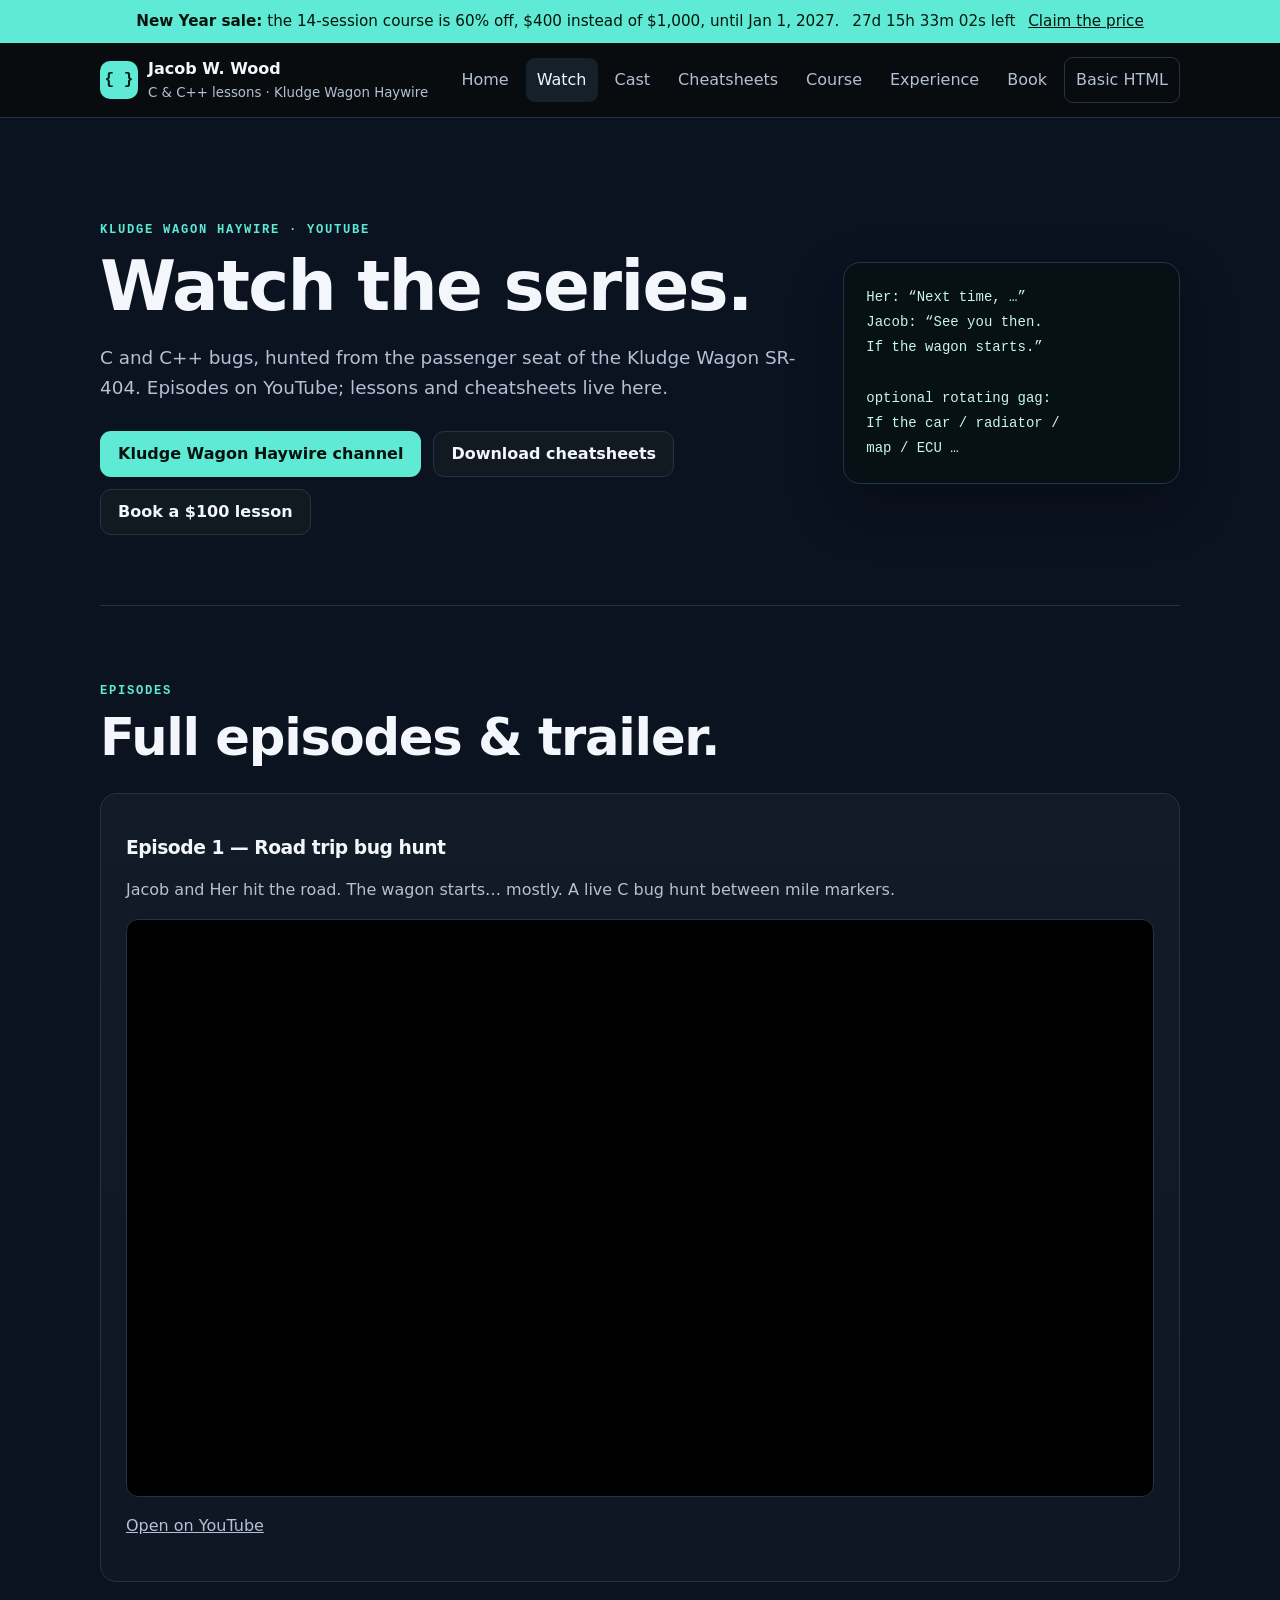
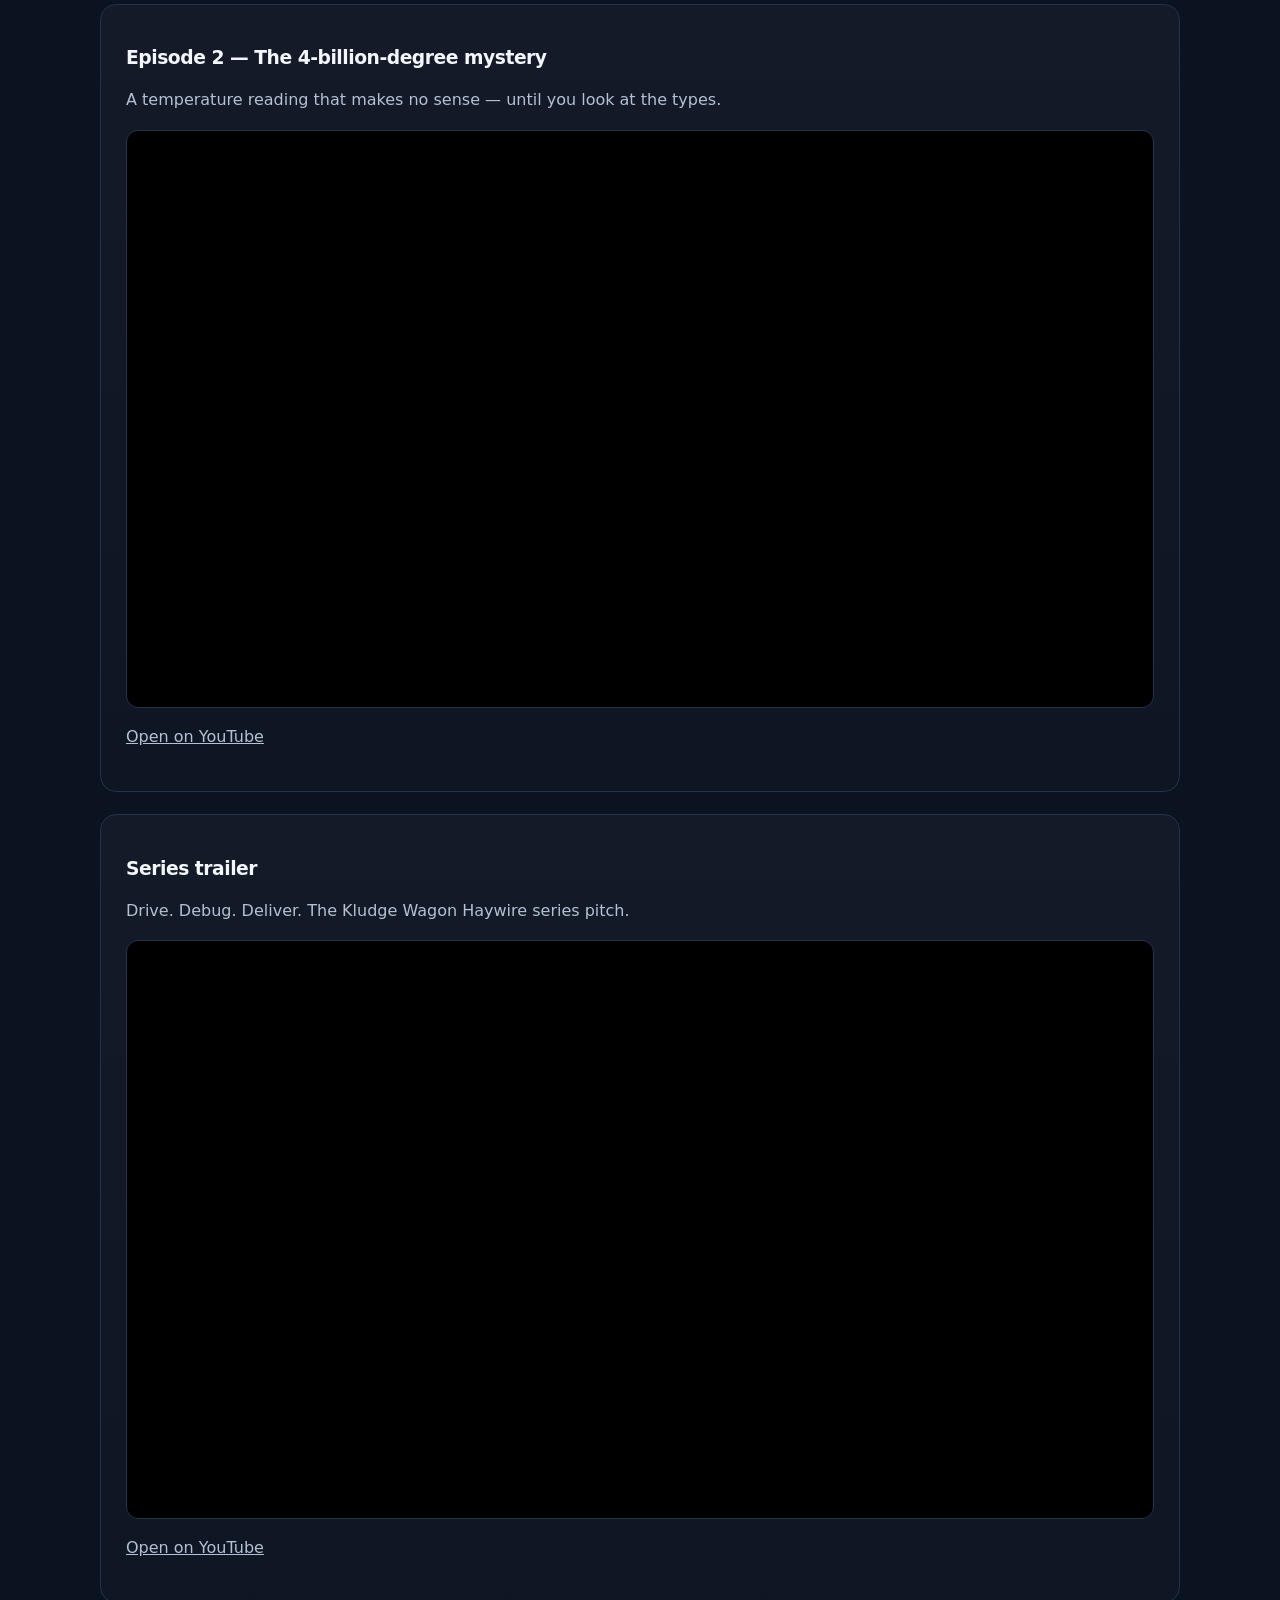
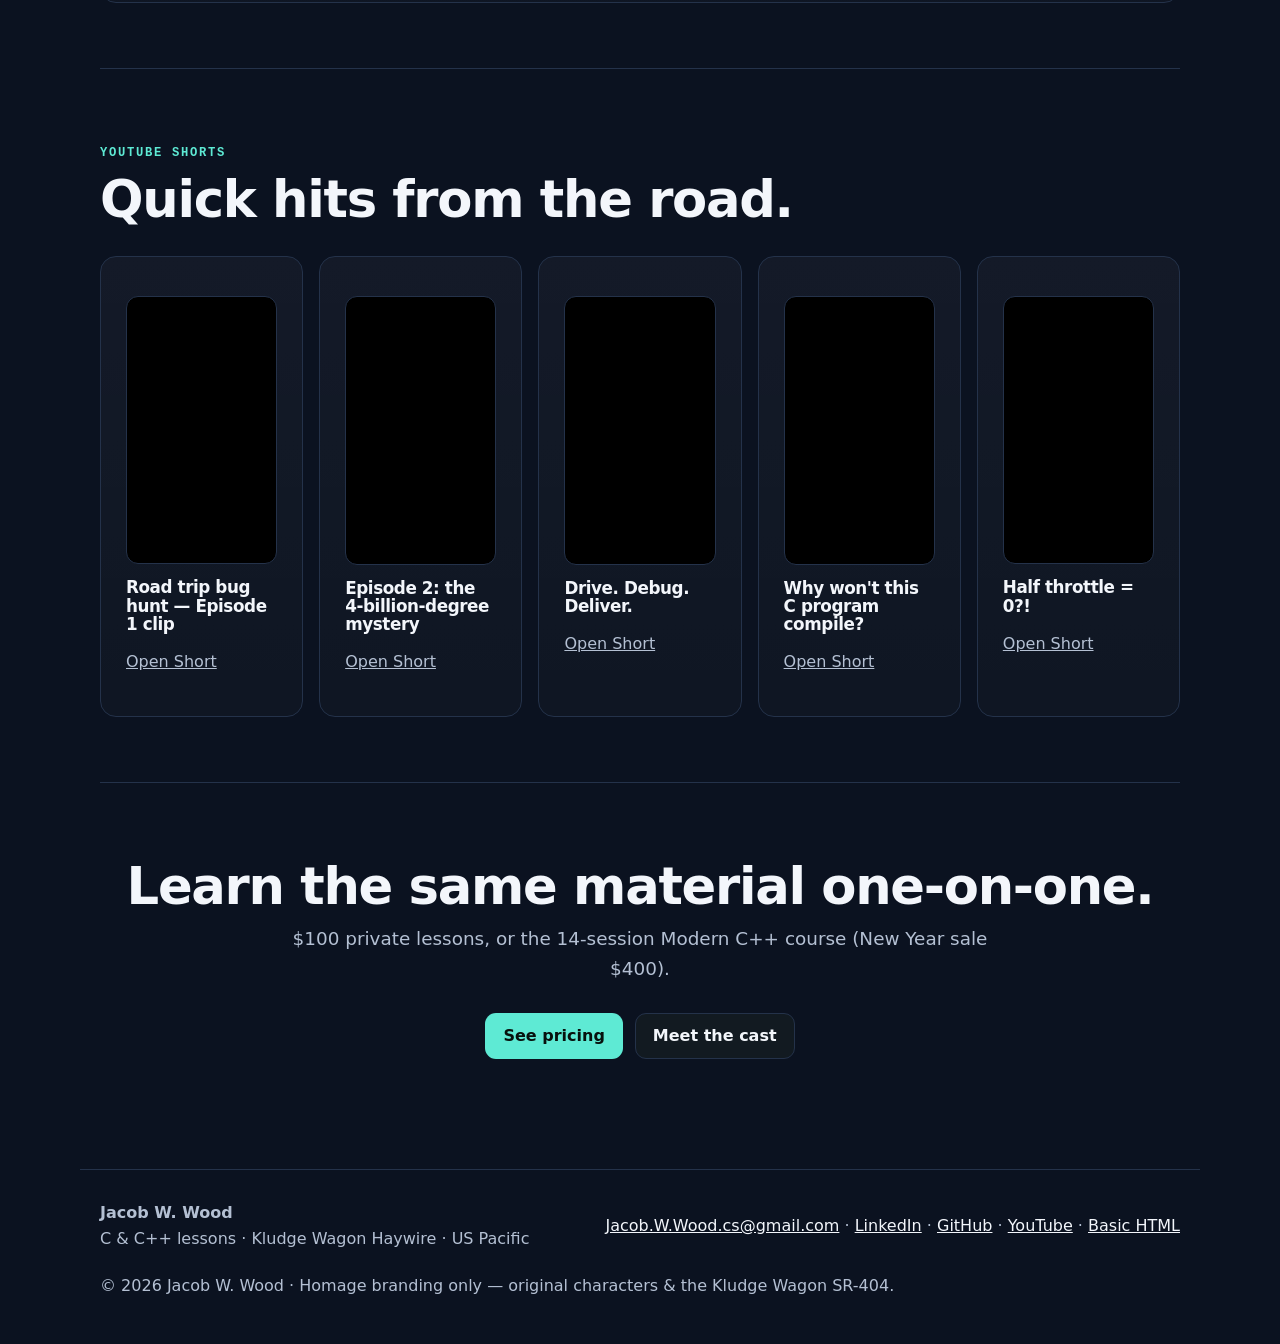
<file: watch.html>
<!doctype html>
<html lang="en">
<head>
<meta charset="utf-8">
<meta name="viewport" content="width=device-width,initial-scale=1">
<meta name="description" content="Watch Kludge Wagon Haywire episodes and Shorts — C/C++ debugging on the road with Jacob, Her, and The Boss.">
<meta name="author" content="Jacob W. Wood">
<meta name="theme-color" content="#0b1220">
<title>Watch · Kludge Wagon Haywire | Jacob W. Wood</title>
<link rel="canonical" href="https://jacob-wood-cpp-consulting.onrender.com/watch.html">
<link rel="icon" href="favicon.svg" type="image/svg+xml">
<link rel="manifest" href="site.webmanifest">
<link rel="stylesheet" href="styles.css">
<meta property="og:type" content="website">
<meta property="og:site_name" content="Jacob W. Wood — C &amp; C++ Lessons">
<meta property="og:url" content="https://jacob-wood-cpp-consulting.onrender.com/watch.html">
<meta property="og:title" content="Watch · Kludge Wagon Haywire | Jacob W. Wood">
<meta property="og:description" content="Watch Kludge Wagon Haywire episodes and Shorts — C/C++ debugging on the road with Jacob, Her, and The Boss.">
<meta property="og:image" content="https://jacob-wood-cpp-consulting.onrender.com/og-image.png">
<meta name="twitter:card" content="summary_large_image">
<meta name="twitter:image" content="https://jacob-wood-cpp-consulting.onrender.com/og-image.png">
<script defer src="site-config.js"></script>
<script defer src="app.js"></script>
<script defer src="sale.js"></script>
</head>
<body>
<a class="skip" href="#main">Skip to content</a>
<div class="sale-banner" data-sale-on role="note"><strong>New Year sale:</strong> the 14-session course is 60% off, $400 instead of $1,000, until Jan 1, 2027. <span class="sale-countdown" data-sale-countdown></span> <a href="checkout.html?product=course">Claim the price</a></div>
<header><div class="bar">
<a class="brand" href="index.html"><span class="logo" aria-hidden="true">{ }</span><span>Jacob W. Wood<small>C &amp; C++ lessons · Kludge Wagon Haywire</small></span></a>
<nav class="nav" aria-label="Primary">
<a href="index.html">Home</a>
<a aria-current="page" href="watch.html">Watch</a>
<a href="cast.html">Cast</a>
<a href="cheatsheets.html">Cheatsheets</a>
<a href="course.html">Course</a>
<a href="experience.html">Experience</a>
<a href="checkout.html">Book</a>
<a class="basic" data-view-switch href="basic/watch.html">Basic HTML</a>
</nav>
</div></header>
<main id="main">

<section class="hero">
<div>
<p class="eyebrow">Kludge Wagon Haywire · YouTube</p>
<h1>Watch the series.</h1>
<p class="lede">C and C++ bugs, hunted from the passenger seat of the Kludge Wagon SR-404. Episodes on YouTube; lessons and cheatsheets live here.</p>
<div class="actions">
<a class="btn primary" href="https://www.youtube.com/@KludgeWagonHaywire">Kludge Wagon Haywire channel</a>
<a class="btn" href="cheatsheets.html">Download cheatsheets</a>
<a class="btn" href="checkout.html?product=single">Book a $100 lesson</a>
</div>
</div>
<div class="term" aria-label="Series catchphrase">Her: “Next time, …”
Jacob: “See you then.
If the wagon starts.”

optional rotating gag:
If the car / radiator /
map / ECU …</div>
</section>

<section class="section" id="episodes">
<p class="eyebrow">Episodes</p>
<h2>Full episodes &amp; trailer.</h2>
<div class="grid embed-grid">
<article class="card embed-card" id="ep1">
<h3>Episode 1 — Road trip bug hunt</h3>
<p>Jacob and Her hit the road. The wagon starts… mostly. A live C bug hunt between mile markers.</p>
<div class="embed"><iframe src="https://www.youtube-nocookie.com/embed/fZidzTaUZQI" title="Episode 1 — Road trip bug hunt" loading="lazy" allow="accelerometer; autoplay; clipboard-write; encrypted-media; gyroscope; picture-in-picture; web-share" allowfullscreen referrerpolicy="strict-origin-when-cross-origin"></iframe></div>
<p class="muted"><a href="https://youtu.be/fZidzTaUZQI">Open on YouTube</a></p>
</article><article class="card embed-card" id="ep2">
<h3>Episode 2 — The 4-billion-degree mystery</h3>
<p>A temperature reading that makes no sense — until you look at the types.</p>
<div class="embed"><iframe src="https://www.youtube-nocookie.com/embed/_vdA2tvFhSs" title="Episode 2 — The 4-billion-degree mystery" loading="lazy" allow="accelerometer; autoplay; clipboard-write; encrypted-media; gyroscope; picture-in-picture; web-share" allowfullscreen referrerpolicy="strict-origin-when-cross-origin"></iframe></div>
<p class="muted"><a href="https://youtu.be/_vdA2tvFhSs">Open on YouTube</a></p>
</article><article class="card embed-card" id="trailer">
<h3>Series trailer</h3>
<p>Drive. Debug. Deliver. The Kludge Wagon Haywire series pitch.</p>
<div class="embed"><iframe src="https://www.youtube-nocookie.com/embed/3S2ujS0EQDI" title="Series trailer" loading="lazy" allow="accelerometer; autoplay; clipboard-write; encrypted-media; gyroscope; picture-in-picture; web-share" allowfullscreen referrerpolicy="strict-origin-when-cross-origin"></iframe></div>
<p class="muted"><a href="https://youtu.be/3S2ujS0EQDI">Open on YouTube</a></p>
</article>
</div>
</section>

<section class="section" id="shorts">
<p class="eyebrow">YouTube Shorts</p>
<h2>Quick hits from the road.</h2>
<div class="grid shorts-grid">
<article class="card short-card">
<div class="embed short"><iframe src="https://www.youtube-nocookie.com/embed/-JVFOr1CTlw" title="Road trip bug hunt — Episode 1 clip" loading="lazy" allow="accelerometer; autoplay; clipboard-write; encrypted-media; gyroscope; picture-in-picture; web-share" allowfullscreen referrerpolicy="strict-origin-when-cross-origin"></iframe></div>
<h3>Road trip bug hunt — Episode 1 clip</h3>
<p class="muted"><a href="https://youtube.com/shorts/-JVFOr1CTlw">Open Short</a></p>
</article><article class="card short-card">
<div class="embed short"><iframe src="https://www.youtube-nocookie.com/embed/x7HrYB-jl08" title="Episode 2: the 4-billion-degree mystery" loading="lazy" allow="accelerometer; autoplay; clipboard-write; encrypted-media; gyroscope; picture-in-picture; web-share" allowfullscreen referrerpolicy="strict-origin-when-cross-origin"></iframe></div>
<h3>Episode 2: the 4-billion-degree mystery</h3>
<p class="muted"><a href="https://youtube.com/shorts/x7HrYB-jl08">Open Short</a></p>
</article><article class="card short-card">
<div class="embed short"><iframe src="https://www.youtube-nocookie.com/embed/Hw6-BZacICs" title="Drive. Debug. Deliver." loading="lazy" allow="accelerometer; autoplay; clipboard-write; encrypted-media; gyroscope; picture-in-picture; web-share" allowfullscreen referrerpolicy="strict-origin-when-cross-origin"></iframe></div>
<h3>Drive. Debug. Deliver.</h3>
<p class="muted"><a href="https://youtube.com/shorts/Hw6-BZacICs">Open Short</a></p>
</article><article class="card short-card">
<div class="embed short"><iframe src="https://www.youtube-nocookie.com/embed/T445TYzxqB8" title="Why won't this C program compile?" loading="lazy" allow="accelerometer; autoplay; clipboard-write; encrypted-media; gyroscope; picture-in-picture; web-share" allowfullscreen referrerpolicy="strict-origin-when-cross-origin"></iframe></div>
<h3>Why won't this C program compile?</h3>
<p class="muted"><a href="https://youtube.com/shorts/T445TYzxqB8">Open Short</a></p>
</article><article class="card short-card">
<div class="embed short"><iframe src="https://www.youtube-nocookie.com/embed/5bgPPrPIPVc" title="Half throttle = 0?!" loading="lazy" allow="accelerometer; autoplay; clipboard-write; encrypted-media; gyroscope; picture-in-picture; web-share" allowfullscreen referrerpolicy="strict-origin-when-cross-origin"></iframe></div>
<h3>Half throttle = 0?!</h3>
<p class="muted"><a href="https://youtube.com/shorts/5bgPPrPIPVc">Open Short</a></p>
</article>
</div>
</section>

<section class="section cta">
<h2>Learn the same material one-on-one.</h2>
<p class="lede">$100 private lessons, or the 14-session Modern C++ course (New Year sale $400).</p>
<div class="actions"><a class="btn primary" href="checkout.html?product=course">See pricing</a><a class="btn" href="cast.html">Meet the cast</a></div>
</section>
</main>
<footer>
<div><strong>Jacob W. Wood</strong><br><span class="muted">C &amp; C++ lessons · Kludge Wagon Haywire · US Pacific</span></div>
<div class="foot-links"><a href="mailto:Jacob.W.Wood.cs@gmail.com">Jacob.W.Wood.cs@gmail.com</a><span data-phone-wrap> · <a data-phone href="tel:GOOGLE_VOICE_TEL">GOOGLE_VOICE_NUMBER</a></span> · <a href="https://www.linkedin.com/in/jacobwwoodcpp/">LinkedIn</a> · <a rel="me" href="https://github.com/tsrnc2">GitHub</a> · <a href="https://www.youtube.com/@KludgeWagonHaywire">YouTube</a> · <a href="basic/watch.html" data-view-switch>Basic HTML</a></div>
<div class="muted">© <span data-year>2026</span> Jacob W. Wood · Homage branding only — original characters &amp; the Kludge Wagon SR-404.</div>
</footer>
</body>
</html>
</file>
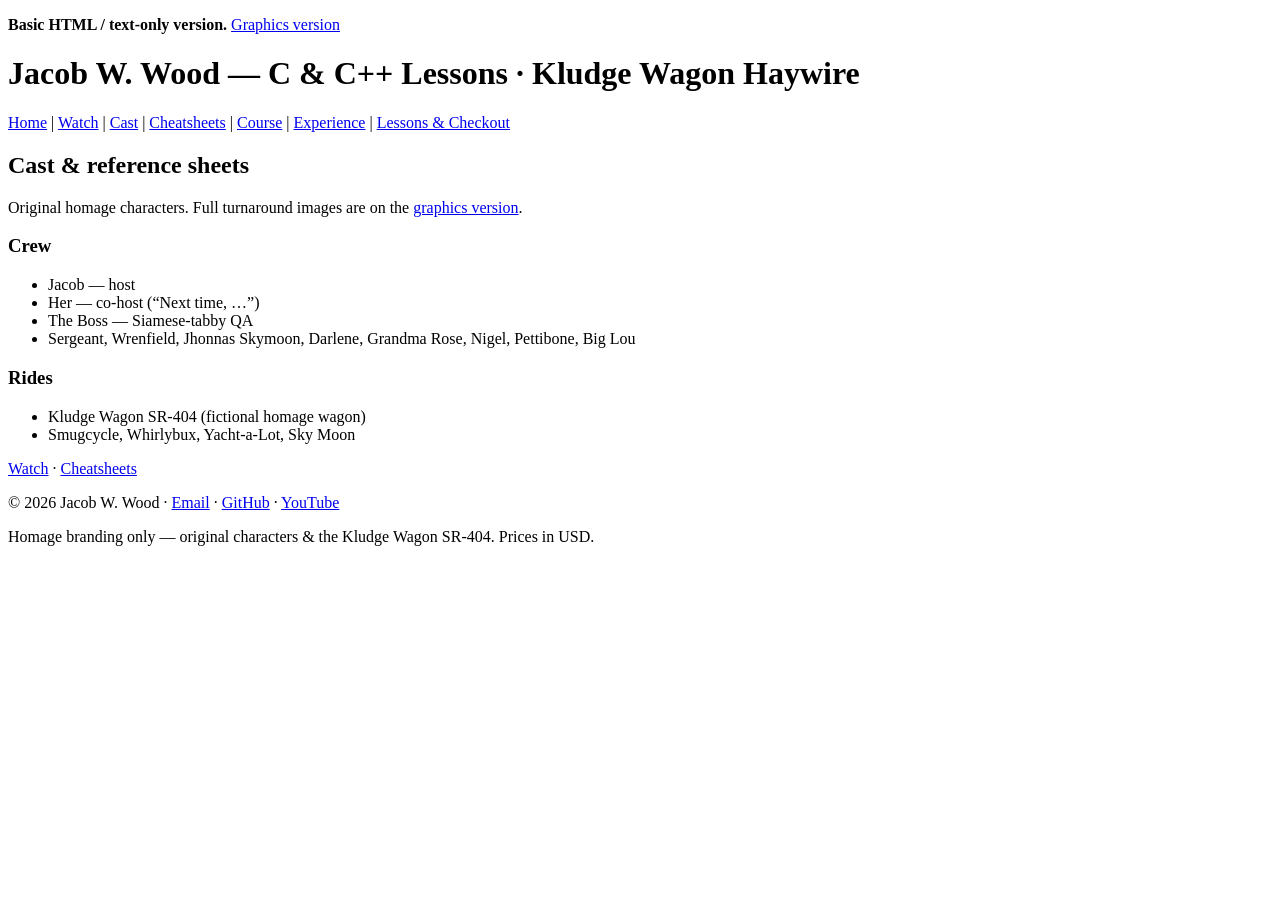
<file: basic/cast.html>
<!doctype html>
<html lang="en"><head>
<meta charset="utf-8"><meta name="viewport" content="width=device-width,initial-scale=1">
<meta name="robots" content="noindex,follow">
<meta name="description" content="Text-only cast and reference sheet index for Kludge Wagon Haywire.">
<title>Cast (Basic HTML) | Kludge Wagon Haywire</title>
<link rel="canonical" href="https://jacob-wood-cpp-consulting.onrender.com/cast.html">
<link rel="alternate" href="../cast.html" title="Graphics version">
</head><body>
<p><strong>Basic HTML / text-only version.</strong> <a href="../cast.html">Graphics version</a></p>
<header><h1>Jacob W. Wood — C &amp; C++ Lessons · Kludge Wagon Haywire</h1>
<nav><a href="index.html">Home</a> | <a href="watch.html">Watch</a> | <a href="cast.html">Cast</a> | <a href="cheatsheets.html">Cheatsheets</a> | <a href="course.html">Course</a> | <a href="experience.html">Experience</a> | <a href="checkout.html">Lessons &amp; Checkout</a></nav></header>
<main>
<h2>Cast &amp; reference sheets</h2>
<p>Original homage characters. Full turnaround images are on the <a href="../cast.html">graphics version</a>.</p>
<h3>Crew</h3>
<ul>
<li>Jacob — host</li>
<li>Her — co-host (“Next time, …”)</li>
<li>The Boss — Siamese-tabby QA</li>
<li>Sergeant, Wrenfield, Jhonnas Skymoon, Darlene, Grandma Rose, Nigel, Pettibone, Big Lou</li>
</ul>
<h3>Rides</h3>
<ul>
<li>Kludge Wagon SR-404 (fictional homage wagon)</li>
<li>Smugcycle, Whirlybux, Yacht-a-Lot, Sky Moon</li>
</ul>
<p><a href="watch.html">Watch</a> · <a href="cheatsheets.html">Cheatsheets</a></p>
</main>
<footer><p>© 2026 Jacob W. Wood · <a href="mailto:Jacob.W.Wood.cs@gmail.com">Email</a> · <a href="https://github.com/tsrnc2">GitHub</a> · <a href="https://www.youtube.com/@KludgeWagonHaywire">YouTube</a></p>
<p>Homage branding only — original characters &amp; the Kludge Wagon SR-404. Prices in USD.</p></footer>
</body></html>
</file>
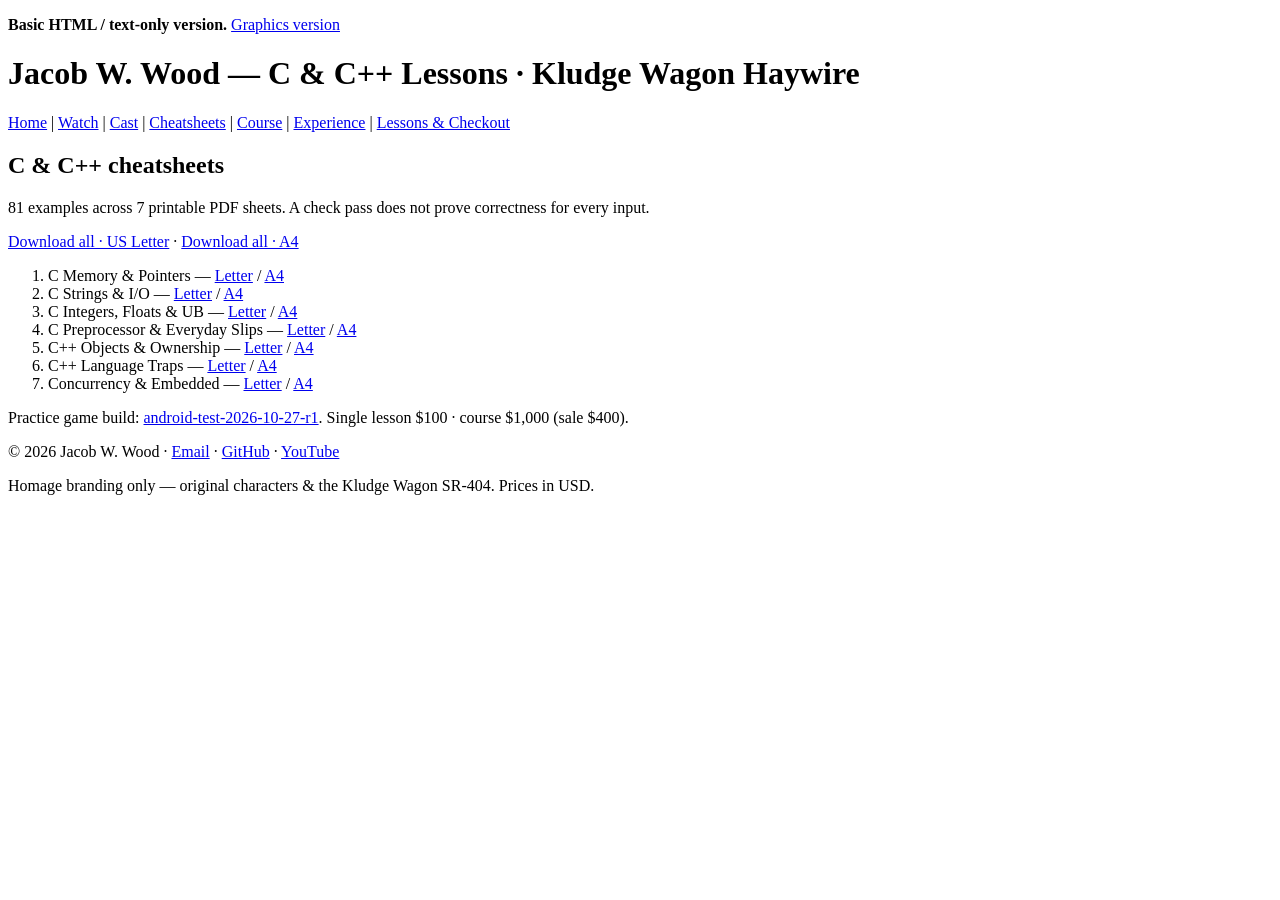
<file: basic/cheatsheets.html>
<!doctype html>
<html lang="en"><head>
<meta charset="utf-8"><meta name="viewport" content="width=device-width,initial-scale=1">
<meta name="robots" content="noindex,follow">
<meta name="description" content="Text-only downloads for C/C++ mistake cheatsheets.">
<title>Cheatsheets (Basic HTML) | Kludge Wagon Haywire</title>
<link rel="canonical" href="https://jacob-wood-cpp-consulting.onrender.com/cheatsheets.html">
<link rel="alternate" href="../cheatsheets.html" title="Graphics version">
</head><body>
<p><strong>Basic HTML / text-only version.</strong> <a href="../cheatsheets.html">Graphics version</a></p>
<header><h1>Jacob W. Wood — C &amp; C++ Lessons · Kludge Wagon Haywire</h1>
<nav><a href="index.html">Home</a> | <a href="watch.html">Watch</a> | <a href="cast.html">Cast</a> | <a href="cheatsheets.html">Cheatsheets</a> | <a href="course.html">Course</a> | <a href="experience.html">Experience</a> | <a href="checkout.html">Lessons &amp; Checkout</a></nav></header>
<main>
<h2>C &amp; C++ cheatsheets</h2>
<p>81 examples across 7 printable PDF sheets. A check pass does not prove correctness for every input.</p>
<p><a href="../media/cheatsheets/kwh-cheatsheets-all-letter.pdf">Download all · US Letter</a> · <a href="../media/cheatsheets/kwh-cheatsheets-all-a4.pdf">Download all · A4</a></p>
<ol>
<li>C Memory &amp; Pointers — <a href="../media/cheatsheets/kwh-cheatsheet-1-c-memory-pointers-letter.pdf">Letter</a> / <a href="../media/cheatsheets/kwh-cheatsheet-1-c-memory-pointers-a4.pdf">A4</a></li>
<li>C Strings &amp; I/O — <a href="../media/cheatsheets/kwh-cheatsheet-2-c-strings-io-letter.pdf">Letter</a> / <a href="../media/cheatsheets/kwh-cheatsheet-2-c-strings-io-a4.pdf">A4</a></li>
<li>C Integers, Floats &amp; UB — <a href="../media/cheatsheets/kwh-cheatsheet-3-c-integers-ub-letter.pdf">Letter</a> / <a href="../media/cheatsheets/kwh-cheatsheet-3-c-integers-ub-a4.pdf">A4</a></li>
<li>C Preprocessor &amp; Everyday Slips — <a href="../media/cheatsheets/kwh-cheatsheet-4-c-preprocessor-misc-letter.pdf">Letter</a> / <a href="../media/cheatsheets/kwh-cheatsheet-4-c-preprocessor-misc-a4.pdf">A4</a></li>
<li>C++ Objects &amp; Ownership — <a href="../media/cheatsheets/kwh-cheatsheet-5-cpp-objects-ownership-letter.pdf">Letter</a> / <a href="../media/cheatsheets/kwh-cheatsheet-5-cpp-objects-ownership-a4.pdf">A4</a></li>
<li>C++ Language Traps — <a href="../media/cheatsheets/kwh-cheatsheet-6-cpp-less-common-traps-letter.pdf">Letter</a> / <a href="../media/cheatsheets/kwh-cheatsheet-6-cpp-less-common-traps-a4.pdf">A4</a></li>
<li>Concurrency &amp; Embedded — <a href="../media/cheatsheets/kwh-cheatsheet-7-concurrency-embedded-letter.pdf">Letter</a> / <a href="../media/cheatsheets/kwh-cheatsheet-7-concurrency-embedded-a4.pdf">A4</a></li>
</ol>
<p>Practice game build: <a href="https://github.com/tsrnc2/fly-by-wire-c/releases/tag/android-test-2026-10-27-r1">android-test-2026-10-27-r1</a>. Single lesson $100 · course $1,000 (sale $400).</p>
</main>
<footer><p>© 2026 Jacob W. Wood · <a href="mailto:Jacob.W.Wood.cs@gmail.com">Email</a> · <a href="https://github.com/tsrnc2">GitHub</a> · <a href="https://www.youtube.com/@KludgeWagonHaywire">YouTube</a></p>
<p>Homage branding only — original characters &amp; the Kludge Wagon SR-404. Prices in USD.</p></footer>
</body></html>
</file>
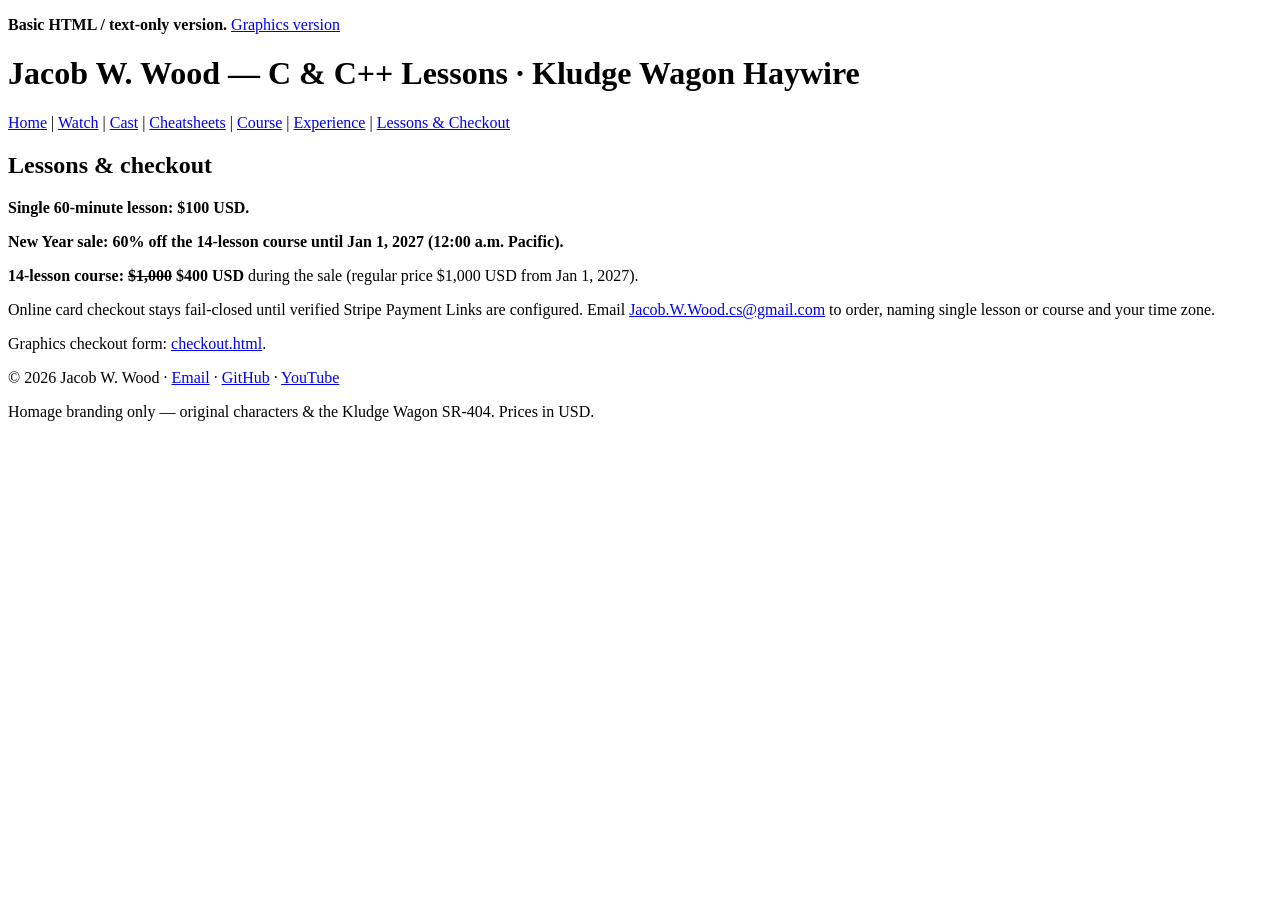
<file: basic/checkout.html>
<!doctype html>
<html lang="en"><head>
<meta charset="utf-8"><meta name="viewport" content="width=device-width,initial-scale=1">
<meta name="robots" content="noindex,follow">
<meta name="description" content="Text-only lesson pricing: $100 single lesson, $1,000 course, New Year sale $400.">
<title>Lessons &amp; Checkout (Basic HTML) | Jacob W. Wood</title>
<link rel="canonical" href="https://jacob-wood-cpp-consulting.onrender.com/checkout.html">
<link rel="alternate" href="../checkout.html" title="Graphics version">
</head><body>
<p><strong>Basic HTML / text-only version.</strong> <a href="../checkout.html">Graphics version</a></p>
<header><h1>Jacob W. Wood — C &amp; C++ Lessons · Kludge Wagon Haywire</h1>
<nav><a href="index.html">Home</a> | <a href="watch.html">Watch</a> | <a href="cast.html">Cast</a> | <a href="cheatsheets.html">Cheatsheets</a> | <a href="course.html">Course</a> | <a href="experience.html">Experience</a> | <a href="checkout.html">Lessons &amp; Checkout</a></nav></header>
<main>
<h2>Lessons &amp; checkout</h2>
<p><strong>Single 60-minute lesson: $100 USD.</strong></p>
<p><strong>New Year sale: 60% off the 14-lesson course until Jan 1, 2027 (12:00 a.m. Pacific).</strong></p>
<p><strong>14-lesson course: <del>$1,000</del> $400 USD</strong> during the sale (regular price $1,000 USD from Jan 1, 2027).</p>
<p>Online card checkout stays fail-closed until verified Stripe Payment Links are configured. Email <a href="mailto:Jacob.W.Wood.cs@gmail.com?subject=C%2FC%2B%2B%20lesson%20order">Jacob.W.Wood.cs@gmail.com</a> to order, naming single lesson or course and your time zone.</p>
<p>Graphics checkout form: <a href="../checkout.html">checkout.html</a>.</p>
</main>
<footer><p>© 2026 Jacob W. Wood · <a href="mailto:Jacob.W.Wood.cs@gmail.com">Email</a> · <a href="https://github.com/tsrnc2">GitHub</a> · <a href="https://www.youtube.com/@KludgeWagonHaywire">YouTube</a></p>
<p>Homage branding only — original characters &amp; the Kludge Wagon SR-404. Prices in USD.</p></footer>
</body></html>
</file>
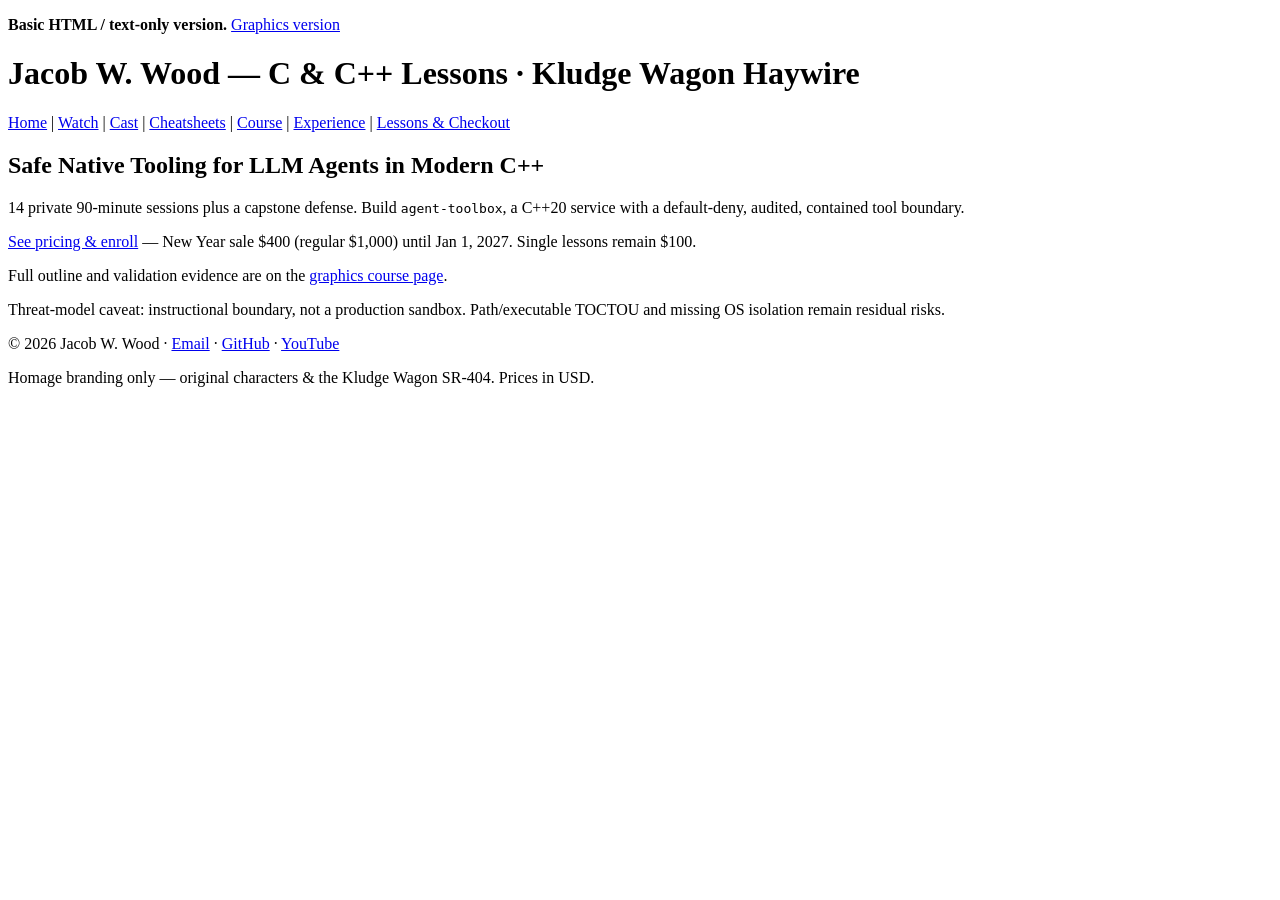
<file: basic/course.html>
<!doctype html>
<html lang="en"><head>
<meta charset="utf-8"><meta name="viewport" content="width=device-width,initial-scale=1">
<meta name="robots" content="noindex,follow">
<meta name="description" content="Text-only course page for Safe Native Tooling for LLM Agents in Modern C++.">
<title>Course (Basic HTML) | Safe Native Tooling</title>
<link rel="canonical" href="https://jacob-wood-cpp-consulting.onrender.com/course.html">
<link rel="alternate" href="../course.html" title="Graphics version">
</head><body>
<p><strong>Basic HTML / text-only version.</strong> <a href="../course.html">Graphics version</a></p>
<header><h1>Jacob W. Wood — C &amp; C++ Lessons · Kludge Wagon Haywire</h1>
<nav><a href="index.html">Home</a> | <a href="watch.html">Watch</a> | <a href="cast.html">Cast</a> | <a href="cheatsheets.html">Cheatsheets</a> | <a href="course.html">Course</a> | <a href="experience.html">Experience</a> | <a href="checkout.html">Lessons &amp; Checkout</a></nav></header>
<main>
<h2>Safe Native Tooling for LLM Agents in Modern C++</h2>
<p>14 private 90-minute sessions plus a capstone defense. Build <code>agent-toolbox</code>, a C++20 service with a default-deny, audited, contained tool boundary.</p>
<p><a href="checkout.html">See pricing &amp; enroll</a> — New Year sale $400 (regular $1,000) until Jan 1, 2027. Single lessons remain $100.</p>
<p>Full outline and validation evidence are on the <a href="../course.html">graphics course page</a>.</p>
<p>Threat-model caveat: instructional boundary, not a production sandbox. Path/executable TOCTOU and missing OS isolation remain residual risks.</p>
</main>
<footer><p>© 2026 Jacob W. Wood · <a href="mailto:Jacob.W.Wood.cs@gmail.com">Email</a> · <a href="https://github.com/tsrnc2">GitHub</a> · <a href="https://www.youtube.com/@KludgeWagonHaywire">YouTube</a></p>
<p>Homage branding only — original characters &amp; the Kludge Wagon SR-404. Prices in USD.</p></footer>
</body></html>
</file>
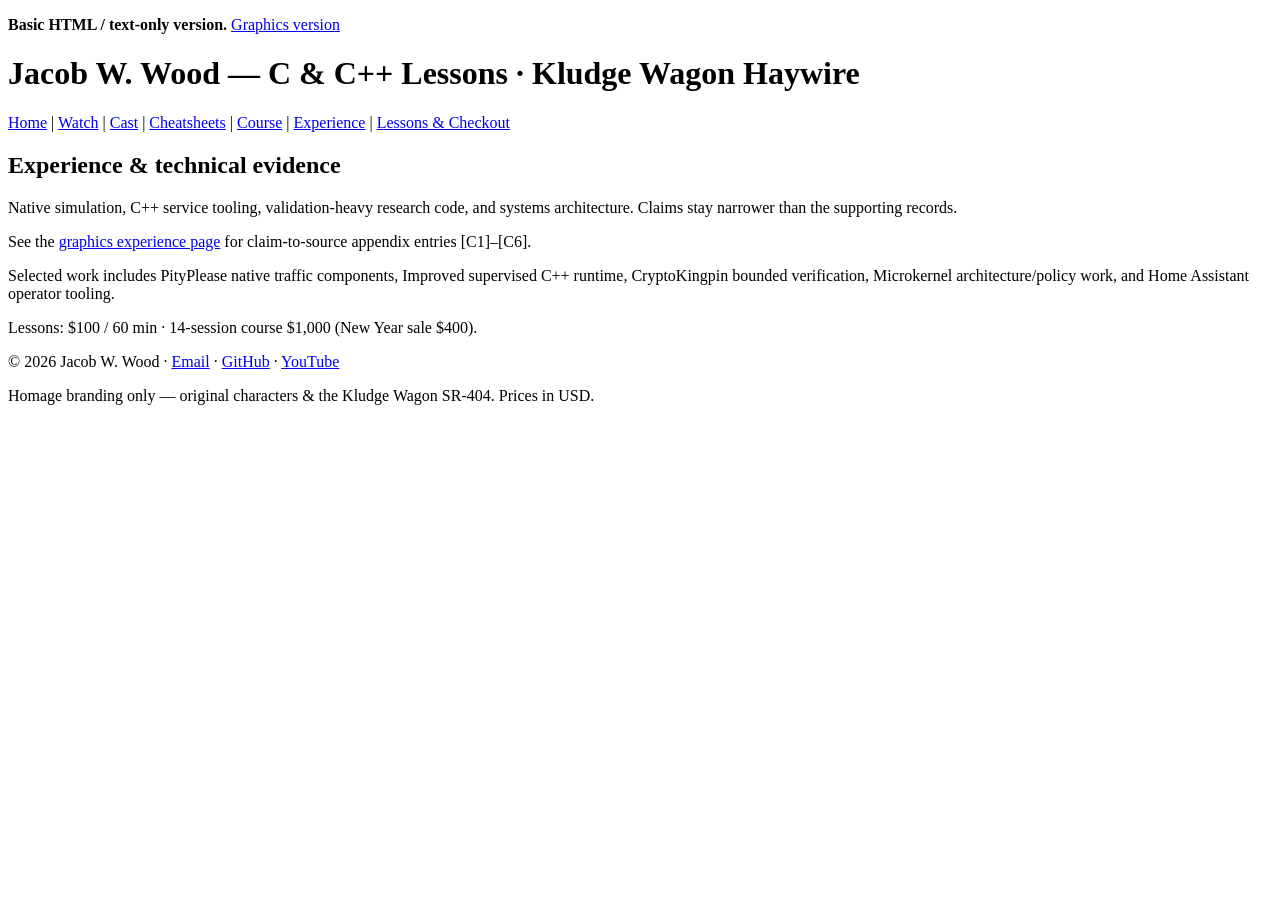
<file: basic/experience.html>
<!doctype html>
<html lang="en"><head>
<meta charset="utf-8"><meta name="viewport" content="width=device-width,initial-scale=1">
<meta name="robots" content="noindex,follow">
<meta name="description" content="Text-only experience and technical evidence appendix.">
<title>Experience (Basic HTML) | Jacob W. Wood</title>
<link rel="canonical" href="https://jacob-wood-cpp-consulting.onrender.com/experience.html">
<link rel="alternate" href="../experience.html" title="Graphics version">
</head><body>
<p><strong>Basic HTML / text-only version.</strong> <a href="../experience.html">Graphics version</a></p>
<header><h1>Jacob W. Wood — C &amp; C++ Lessons · Kludge Wagon Haywire</h1>
<nav><a href="index.html">Home</a> | <a href="watch.html">Watch</a> | <a href="cast.html">Cast</a> | <a href="cheatsheets.html">Cheatsheets</a> | <a href="course.html">Course</a> | <a href="experience.html">Experience</a> | <a href="checkout.html">Lessons &amp; Checkout</a></nav></header>
<main>
<h2>Experience &amp; technical evidence</h2>
<p>Native simulation, C++ service tooling, validation-heavy research code, and systems architecture. Claims stay narrower than the supporting records.</p>
<p>See the <a href="../experience.html">graphics experience page</a> for claim-to-source appendix entries [C1]–[C6].</p>
<p>Selected work includes PityPlease native traffic components, Improved supervised C++ runtime, CryptoKingpin bounded verification, Microkernel architecture/policy work, and Home Assistant operator tooling.</p>
<p>Lessons: $100 / 60 min · 14-session course $1,000 (New Year sale $400).</p>
</main>
<footer><p>© 2026 Jacob W. Wood · <a href="mailto:Jacob.W.Wood.cs@gmail.com">Email</a> · <a href="https://github.com/tsrnc2">GitHub</a> · <a href="https://www.youtube.com/@KludgeWagonHaywire">YouTube</a></p>
<p>Homage branding only — original characters &amp; the Kludge Wagon SR-404. Prices in USD.</p></footer>
</body></html>
</file>
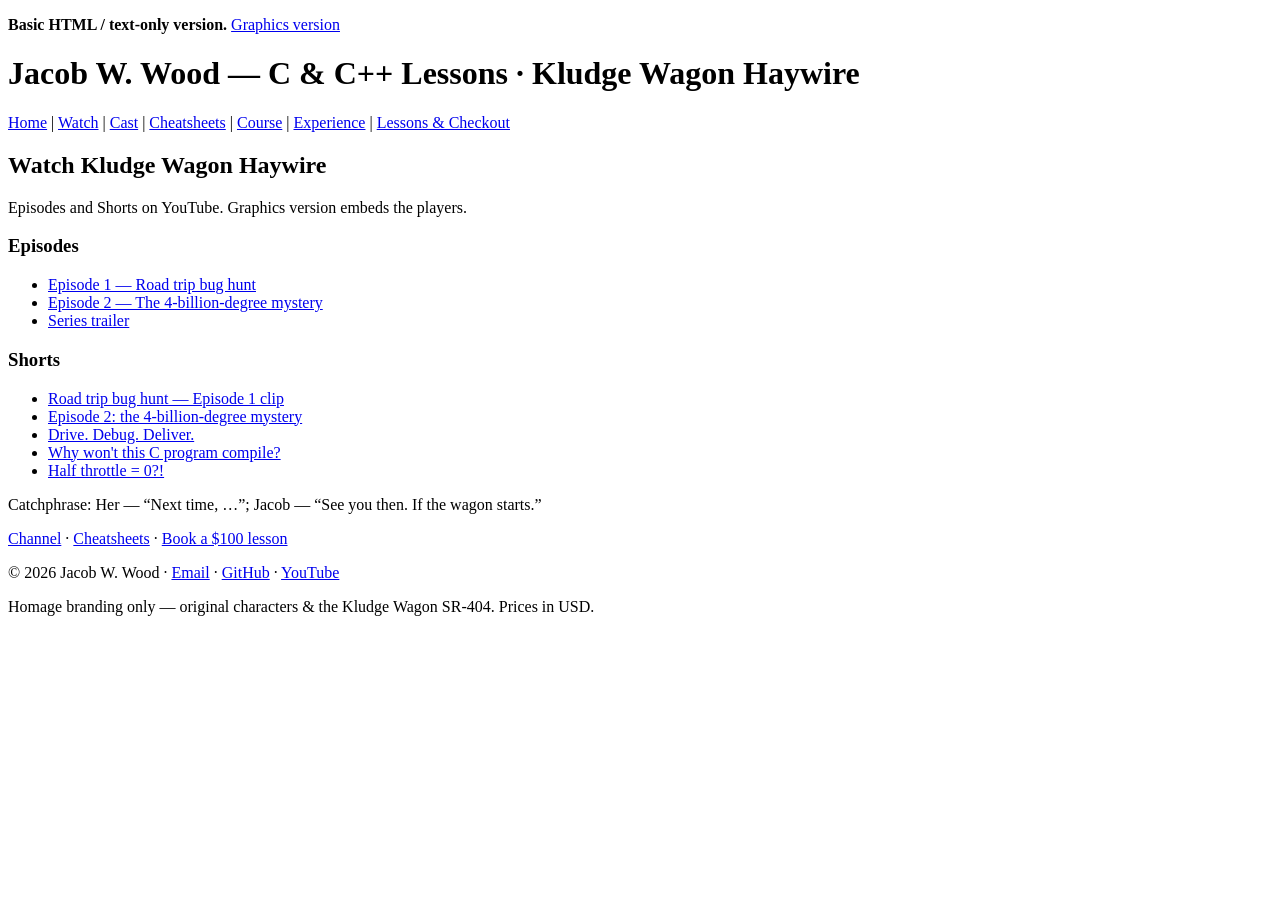
<file: basic/watch.html>
<!doctype html>
<html lang="en"><head>
<meta charset="utf-8"><meta name="viewport" content="width=device-width,initial-scale=1">
<meta name="robots" content="noindex,follow">
<meta name="description" content="Text-only Watch page: Kludge Wagon Haywire episode and Shorts links.">
<title>Watch (Basic HTML) | Kludge Wagon Haywire</title>
<link rel="canonical" href="https://jacob-wood-cpp-consulting.onrender.com/watch.html">
<link rel="alternate" href="../watch.html" title="Graphics version">
</head><body>
<p><strong>Basic HTML / text-only version.</strong> <a href="../watch.html">Graphics version</a></p>
<header><h1>Jacob W. Wood — C &amp; C++ Lessons · Kludge Wagon Haywire</h1>
<nav><a href="index.html">Home</a> | <a href="watch.html">Watch</a> | <a href="cast.html">Cast</a> | <a href="cheatsheets.html">Cheatsheets</a> | <a href="course.html">Course</a> | <a href="experience.html">Experience</a> | <a href="checkout.html">Lessons &amp; Checkout</a></nav></header>
<main>
<h2>Watch Kludge Wagon Haywire</h2>
<p>Episodes and Shorts on YouTube. Graphics version embeds the players.</p>
<h3>Episodes</h3>
<ul>
<li><a href="https://youtu.be/fZidzTaUZQI">Episode 1 — Road trip bug hunt</a></li>
<li><a href="https://youtu.be/_vdA2tvFhSs">Episode 2 — The 4-billion-degree mystery</a></li>
<li><a href="https://youtu.be/3S2ujS0EQDI">Series trailer</a></li>
</ul>
<h3>Shorts</h3>
<ul>
<li><a href="https://youtube.com/shorts/-JVFOr1CTlw">Road trip bug hunt — Episode 1 clip</a></li>
<li><a href="https://youtube.com/shorts/x7HrYB-jl08">Episode 2: the 4-billion-degree mystery</a></li>
<li><a href="https://youtube.com/shorts/Hw6-BZacICs">Drive. Debug. Deliver.</a></li>
<li><a href="https://youtube.com/shorts/T445TYzxqB8">Why won't this C program compile?</a></li>
<li><a href="https://youtube.com/shorts/5bgPPrPIPVc">Half throttle = 0?!</a></li>
</ul>
<p>Catchphrase: Her — “Next time, …”; Jacob — “See you then. If the wagon starts.”</p>
<p><a href="https://www.youtube.com/@KludgeWagonHaywire">Channel</a> · <a href="cheatsheets.html">Cheatsheets</a> · <a href="checkout.html">Book a $100 lesson</a></p>
</main>
<footer><p>© 2026 Jacob W. Wood · <a href="mailto:Jacob.W.Wood.cs@gmail.com">Email</a> · <a href="https://github.com/tsrnc2">GitHub</a> · <a href="https://www.youtube.com/@KludgeWagonHaywire">YouTube</a></p>
<p>Homage branding only — original characters &amp; the Kludge Wagon SR-404. Prices in USD.</p></footer>
</body></html>
</file>
<file: styles.css>
:root{--bg:#090c0f;--panel:#111820;--line:#2b3741;--text:#f4f7f9;--muted:#a9b5be;--green:#6ee7b7;--blue:#93c5fd;--max:1120px}
*{box-sizing:border-box}html{scroll-behavior:smooth}body{margin:0;background:radial-gradient(circle at 15% 0,rgba(110,231,183,.08),transparent 30rem),linear-gradient(#090c0f,#0b1014);color:var(--text);font:16px/1.65 system-ui,-apple-system,"Segoe UI",sans-serif}a{color:inherit}a:focus-visible,button:focus-visible,input:focus-visible{outline:3px solid var(--blue);outline-offset:4px}.skip{position:absolute;left:-9999px}.skip:focus{left:16px;top:16px;background:var(--green);color:#07110d;padding:10px 14px;z-index:99}
header{position:sticky;top:0;z-index:10;background:rgba(9,12,15,.92);backdrop-filter:blur(12px);border-bottom:1px solid var(--line)}.bar{max-width:var(--max);margin:auto;padding:13px 20px;display:flex;align-items:center;justify-content:space-between;gap:18px}.brand{text-decoration:none;font-weight:800}.brand small{display:block;color:var(--muted);font-weight:500}.nav{display:flex;align-items:center;gap:6px;flex-wrap:wrap}.nav a{padding:9px 11px;text-decoration:none;color:var(--muted);border-radius:9px}.nav a:hover,.nav a[aria-current=page]{color:var(--text);background:#14202a}.basic{border:1px solid var(--line)!important}
main{max-width:var(--max);margin:auto;padding:0 20px}.hero{padding:92px 0 70px;display:grid;grid-template-columns:1.35fr .65fr;gap:44px;align-items:center}.eyebrow{color:var(--green);text-transform:uppercase;letter-spacing:.14em;font:800 .76rem ui-monospace,monospace}h1,h2,h3{line-height:1.08;letter-spacing:-.025em}h1{font-size:clamp(3rem,7vw,5.8rem);margin:.15em 0 .28em}h2{font-size:clamp(2rem,4vw,3.3rem);margin:.2em 0}.lede{font-size:1.15rem;color:var(--muted);max-width:760px}.actions{display:flex;gap:12px;flex-wrap:wrap;margin-top:28px}.btn{display:inline-flex;align-items:center;justify-content:center;min-height:46px;padding:0 17px;border-radius:11px;border:1px solid var(--line);text-decoration:none;font-weight:800;background:#121a21}.btn.primary{background:var(--green);color:#07110d;border-color:transparent}
.term{background:#071014;border:1px solid var(--line);border-radius:17px;padding:22px;box-shadow:0 22px 55px rgba(0,0,0,.3);font:14px/1.8 ui-monospace,monospace;color:#c9f7e6;white-space:pre-wrap}.section{padding:65px 0;border-top:1px solid var(--line)}.intro{color:var(--muted);max-width:780px}.grid{display:grid;grid-template-columns:repeat(3,1fr);gap:16px;margin-top:28px}.grid.two{grid-template-columns:repeat(2,1fr)}.card{background:linear-gradient(180deg,rgba(255,255,255,.035),rgba(255,255,255,.015));border:1px solid var(--line);border-radius:16px;padding:25px}.card p,.muted{color:var(--muted)}.tags{display:flex;flex-wrap:wrap;gap:8px;margin-top:20px}.tags span{border:1px solid var(--line);border-radius:999px;padding:6px 9px;color:#d6dee3;font:700 .79rem ui-monospace,monospace}
.claim{font-weight:750}.claim-ref{color:var(--green);font:800 .72em ui-monospace,monospace;text-decoration:none}.evidence{display:grid;gap:12px;margin-top:26px}.evidence article{border:1px solid var(--line);border-radius:14px;padding:20px;scroll-margin-top:100px}.evidence article:target{border-color:var(--green);background:rgba(110,231,183,.05)}code{overflow-wrap:anywhere;color:#dce8ee}
.prices{display:grid;grid-template-columns:repeat(2,1fr);gap:18px;margin-top:30px}.price{font-size:3.6rem;font-weight:900;letter-spacing:-.05em}.price-card{display:flex;flex-direction:column}.price-card ul{padding-left:20px;flex:1}.save{color:var(--green);font-weight:800}.checkout{display:grid;grid-template-columns:1fr 1fr;gap:18px}.plan{display:flex;gap:10px;border:1px solid var(--line);padding:13px;border-radius:10px;margin:9px 0}.status{padding:13px;border:1px solid var(--line);border-radius:10px;color:var(--muted)}button.btn{font:inherit;cursor:pointer;width:100%;margin-top:12px}button[hidden]{display:none}.curriculum{columns:2;column-gap:36px}.curriculum li{break-inside:avoid;margin:0 0 12px}.faq details{border-bottom:1px solid var(--line);padding:15px 0}.faq summary{font-weight:800;cursor:pointer}
footer{max-width:var(--max);margin:45px auto 0;padding:30px 20px 45px;border-top:1px solid var(--line);color:var(--muted);display:flex;justify-content:space-between;gap:20px;flex-wrap:wrap}
@media(max-width:800px){.hero,.checkout{grid-template-columns:1fr}.grid,.grid.two,.prices{grid-template-columns:1fr}.term{max-width:620px}.bar{align-items:flex-start;flex-direction:column}.curriculum{columns:1}.hero{padding-top:55px}h1{font-size:clamp(2.6rem,12vw,4.3rem)}}
@media(prefers-reduced-motion:reduce){html{scroll-behavior:auto}}

.sale-banner{background:var(--green);color:#06140d;text-align:center;padding:9px 16px;font-size:.95rem}.sale-banner a{color:#06140d;text-decoration:underline;margin-left:8px}.sale-countdown{font-variant-numeric:tabular-nums;margin-left:8px;opacity:.95}.was{opacity:.55;font-size:.55em;font-weight:700;margin-right:6px}[hidden]{display:none!important}

/* Without JavaScript, default to regular pricing rather than showing a dated sale. */
html:not(.sale-js-active) [data-sale-on]{display:none!important}
html:not(.sale-js-active) [data-sale-off]{display:revert!important}

/* v3 professional refresh */
:root{--bg:#0b1220;--panel:#111a2b;--line:#24324a;--text:#f3f6fb;--muted:#b4c0d3;--green:#5eead4;--blue:#93c5fd}
body{background:radial-gradient(circle at 80% -10%,rgba(94,234,212,.10),transparent 32rem),var(--bg);font-family:Inter,system-ui,-apple-system,"Segoe UI",Roboto,sans-serif}
.brand{display:flex;gap:10px;align-items:center}.logo{display:grid;place-items:center;width:38px;height:38px;border-radius:10px;background:var(--green);color:#062019;font:900 1rem ui-monospace,monospace}
.btn.small{min-height:38px;padding:0 14px;color:#062019!important;background:var(--green)!important}
.btn:hover{filter:brightness(1.08)}h1{font-size:clamp(2.5rem,5.4vw,4.4rem)}
.facts{list-style:none;padding:0;margin:34px 0 0;display:flex;gap:28px;flex-wrap:wrap}.facts li{display:flex;flex-direction:column}.facts strong{font-size:1.5rem}.facts span{color:var(--muted);font-size:.9rem}
.term .c{color:#8da2bf}.term .k{color:#93c5fd}.term .s{color:#fcd34d}.term .ok{color:#5eead4;font-weight:700}
.offer{display:flex;flex-direction:column;position:relative}.offer .btn{margin-top:auto}.featured{border-color:var(--green);box-shadow:0 0 0 1px var(--green),0 20px 50px rgba(94,234,212,.08)}
.ribbon{position:absolute;top:-13px;right:20px;background:var(--green);color:#062019;font:800 .75rem system-ui;padding:5px 10px;border-radius:999px}
.price small{font-size:1rem;color:var(--muted);font-weight:600;letter-spacing:0}
.check{list-style:none;padding:0;margin:0 0 22px}.check li{padding:6px 0 6px 26px;position:relative;color:#dbe3ee}.check li:before{content:"✓";position:absolute;left:0;color:var(--green);font-weight:900}
.outline{counter-reset:o;list-style:none;padding:0;display:grid;grid-template-columns:repeat(2,1fr);gap:10px 28px;margin-top:26px}.outline li{counter-increment:o;padding:12px 14px;border:1px solid var(--line);border-radius:12px;background:var(--panel)}.outline li:before{content:counter(o,decimal-leading-zero);color:var(--green);font:800 .85rem ui-monospace,monospace;margin-right:12px}
.cta{text-align:center}.cta .actions{justify-content:center}.cta .lede{margin:auto}
.contact{list-style:none;padding:0;margin:30px auto 0;display:grid;grid-template-columns:repeat(4,1fr);gap:12px;max-width:900px}.contact li{background:var(--panel);border:1px solid var(--line);border-radius:12px;padding:16px;overflow-wrap:anywhere}.contact span{display:block;color:var(--muted);font-size:.8rem;text-transform:uppercase;letter-spacing:.1em}.contact a{font-weight:700}
footer{align-items:center}.foot-links a{color:var(--text)}
@media(max-width:800px){.outline,.contact{grid-template-columns:1fr}.bar{flex-direction:row;flex-wrap:wrap}.nav a{padding:7px 8px}.facts{gap:18px}}


/* Watch / Cast / Cheatsheets */
.embed{position:relative;aspect-ratio:16/9;background:#000;border-radius:12px;overflow:hidden;border:1px solid var(--line);margin:14px 0}
.embed iframe{position:absolute;inset:0;width:100%;height:100%;border:0}
.embed.short{aspect-ratio:9/16;max-width:280px;margin-inline:auto}
.embed-grid{grid-template-columns:1fr;gap:22px}
.shorts-grid{grid-template-columns:repeat(auto-fill,minmax(200px,1fr));gap:16px}
.short-card h3{font-size:1.05rem;margin:.4em 0}
.cast-grid{grid-template-columns:repeat(auto-fill,minmax(280px,1fr))}
.turnaround{display:grid;grid-template-columns:repeat(auto-fit,minmax(110px,1fr));gap:8px;margin-top:12px}
.turnaround figure,.sheet,.hero-art{margin:0}
.turnaround img,.sheet img,.hero-art img,.sheet-thumb{width:100%;height:auto;border-radius:10px;border:1px solid var(--line);background:#0a1018;display:block}
.turnaround figcaption,.sheet figcaption{color:var(--muted);font-size:.78rem;text-align:center;margin-top:4px}
.sheet-grid{display:grid;grid-template-columns:repeat(auto-fill,minmax(240px,1fr));gap:16px;margin-top:22px}
.hero-wide{grid-template-columns:1fr 1.1fr}
.cheat-grid{grid-template-columns:repeat(auto-fill,minmax(260px,1fr))}
.cheat-card .sheet-thumb{margin-bottom:10px;max-height:180px;object-fit:cover;object-position:top}
.lcd{font:800 .95rem ui-monospace,monospace;color:var(--green);margin-right:6px}
.kwh-banner{display:grid;grid-template-columns:1.2fr .8fr;gap:22px;align-items:center;margin-top:18px}
.kwh-banner img{border-radius:14px;border:1px solid var(--line);width:100%;height:auto}
@media(max-width:800px){.hero-wide,.kwh-banner{grid-template-columns:1fr}.shorts-grid{grid-template-columns:repeat(2,1fr)}}
</file>
